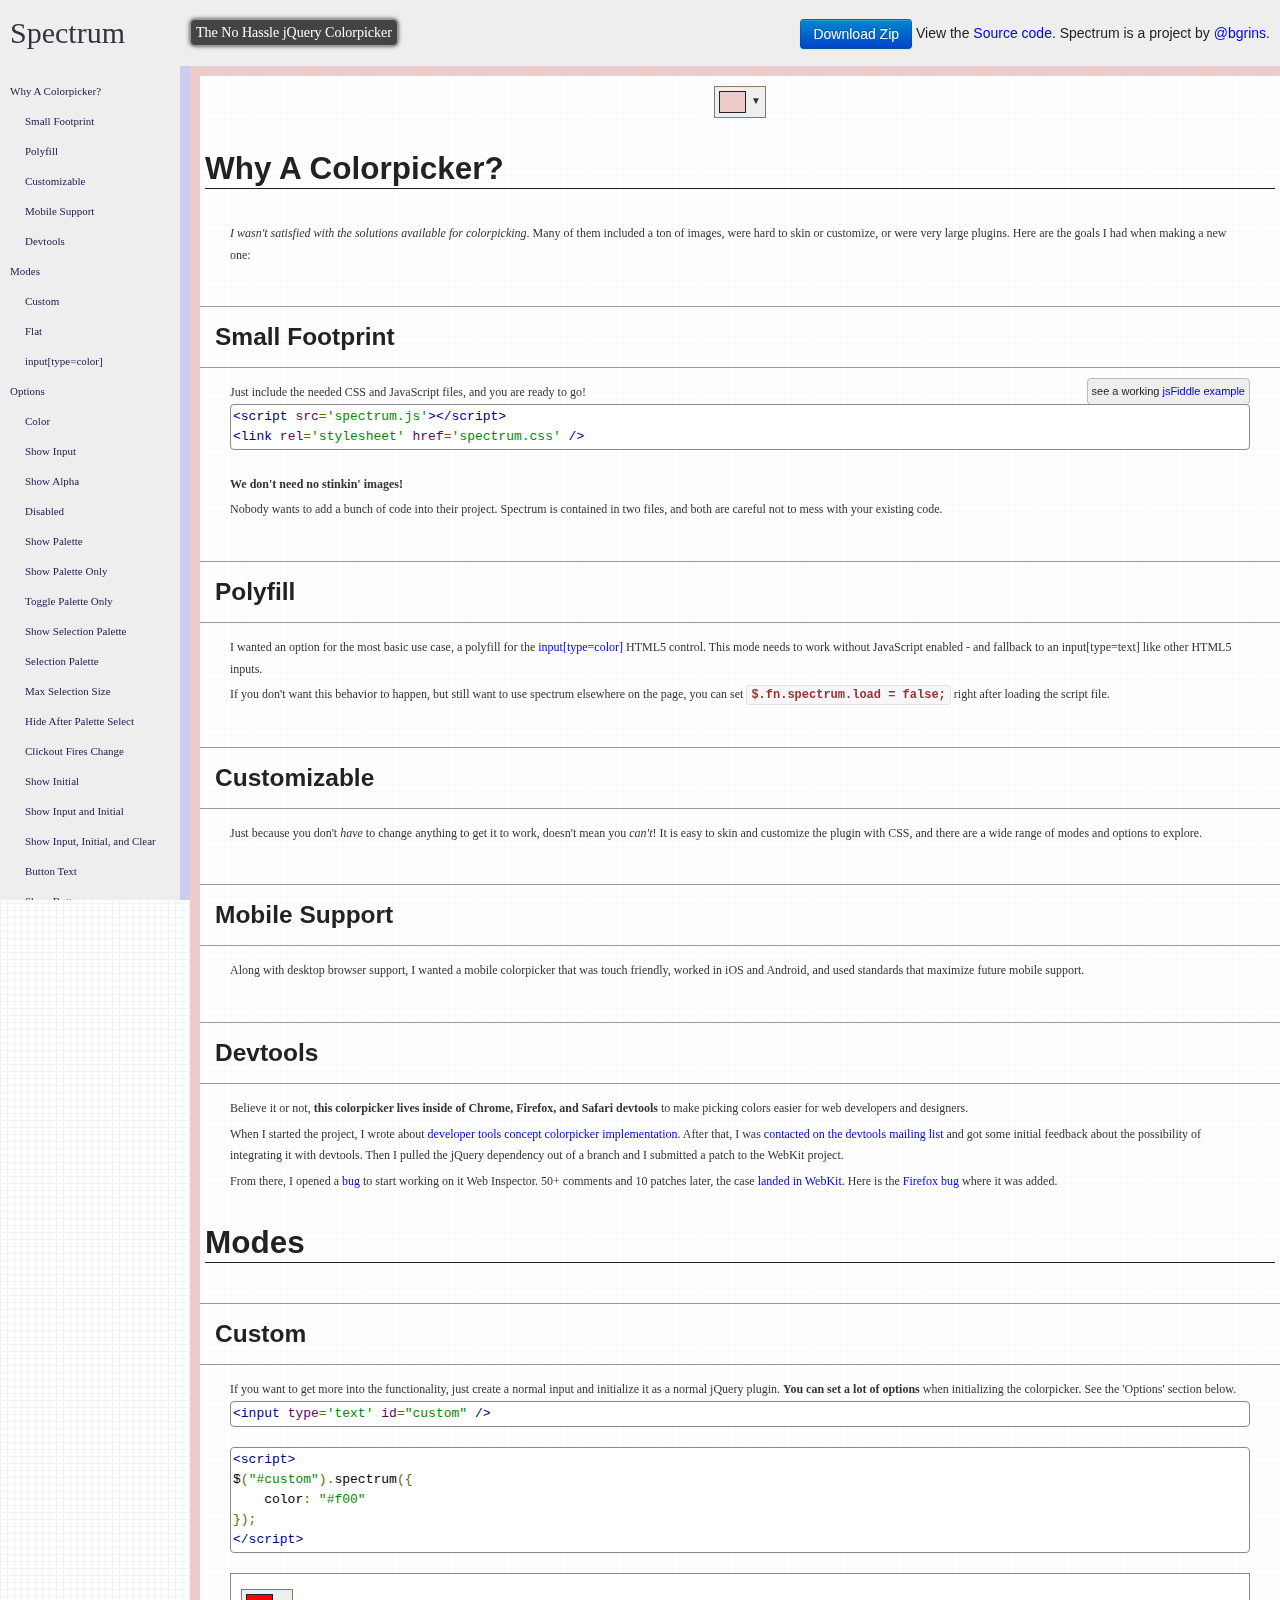
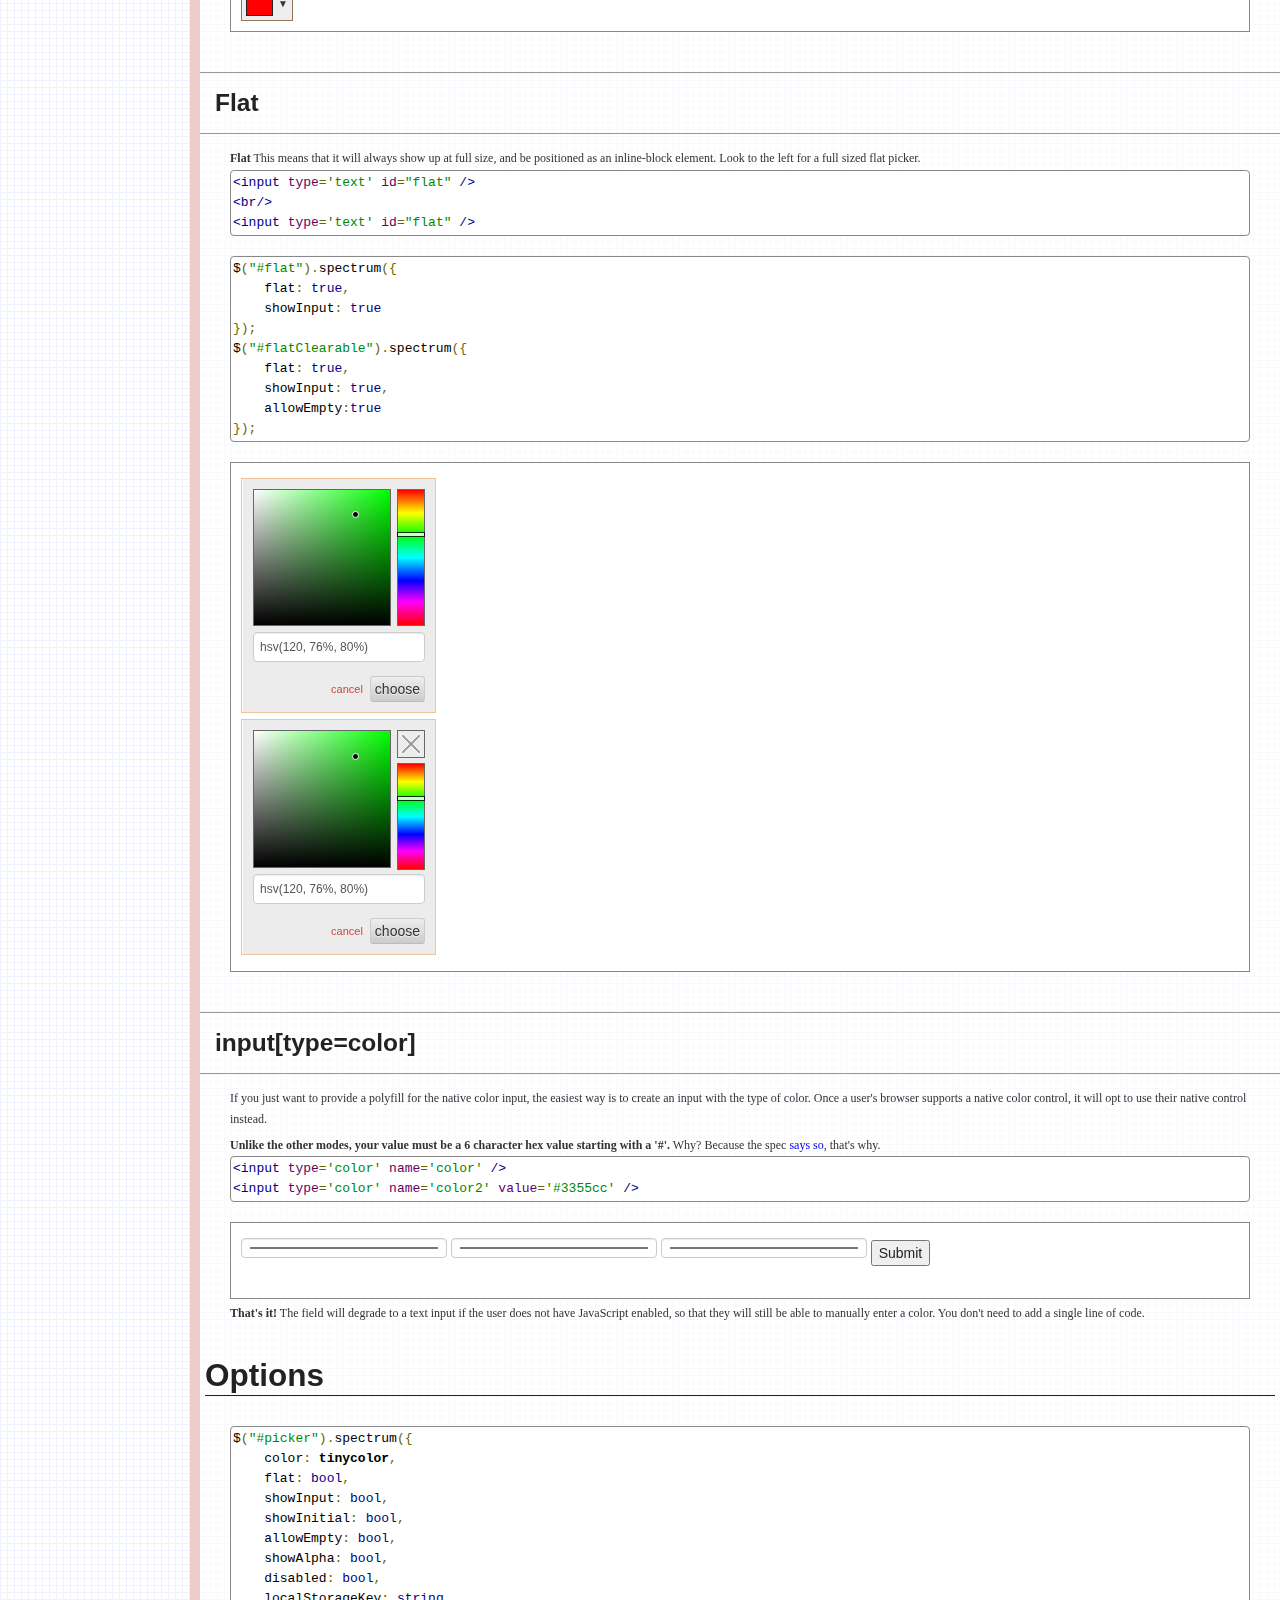
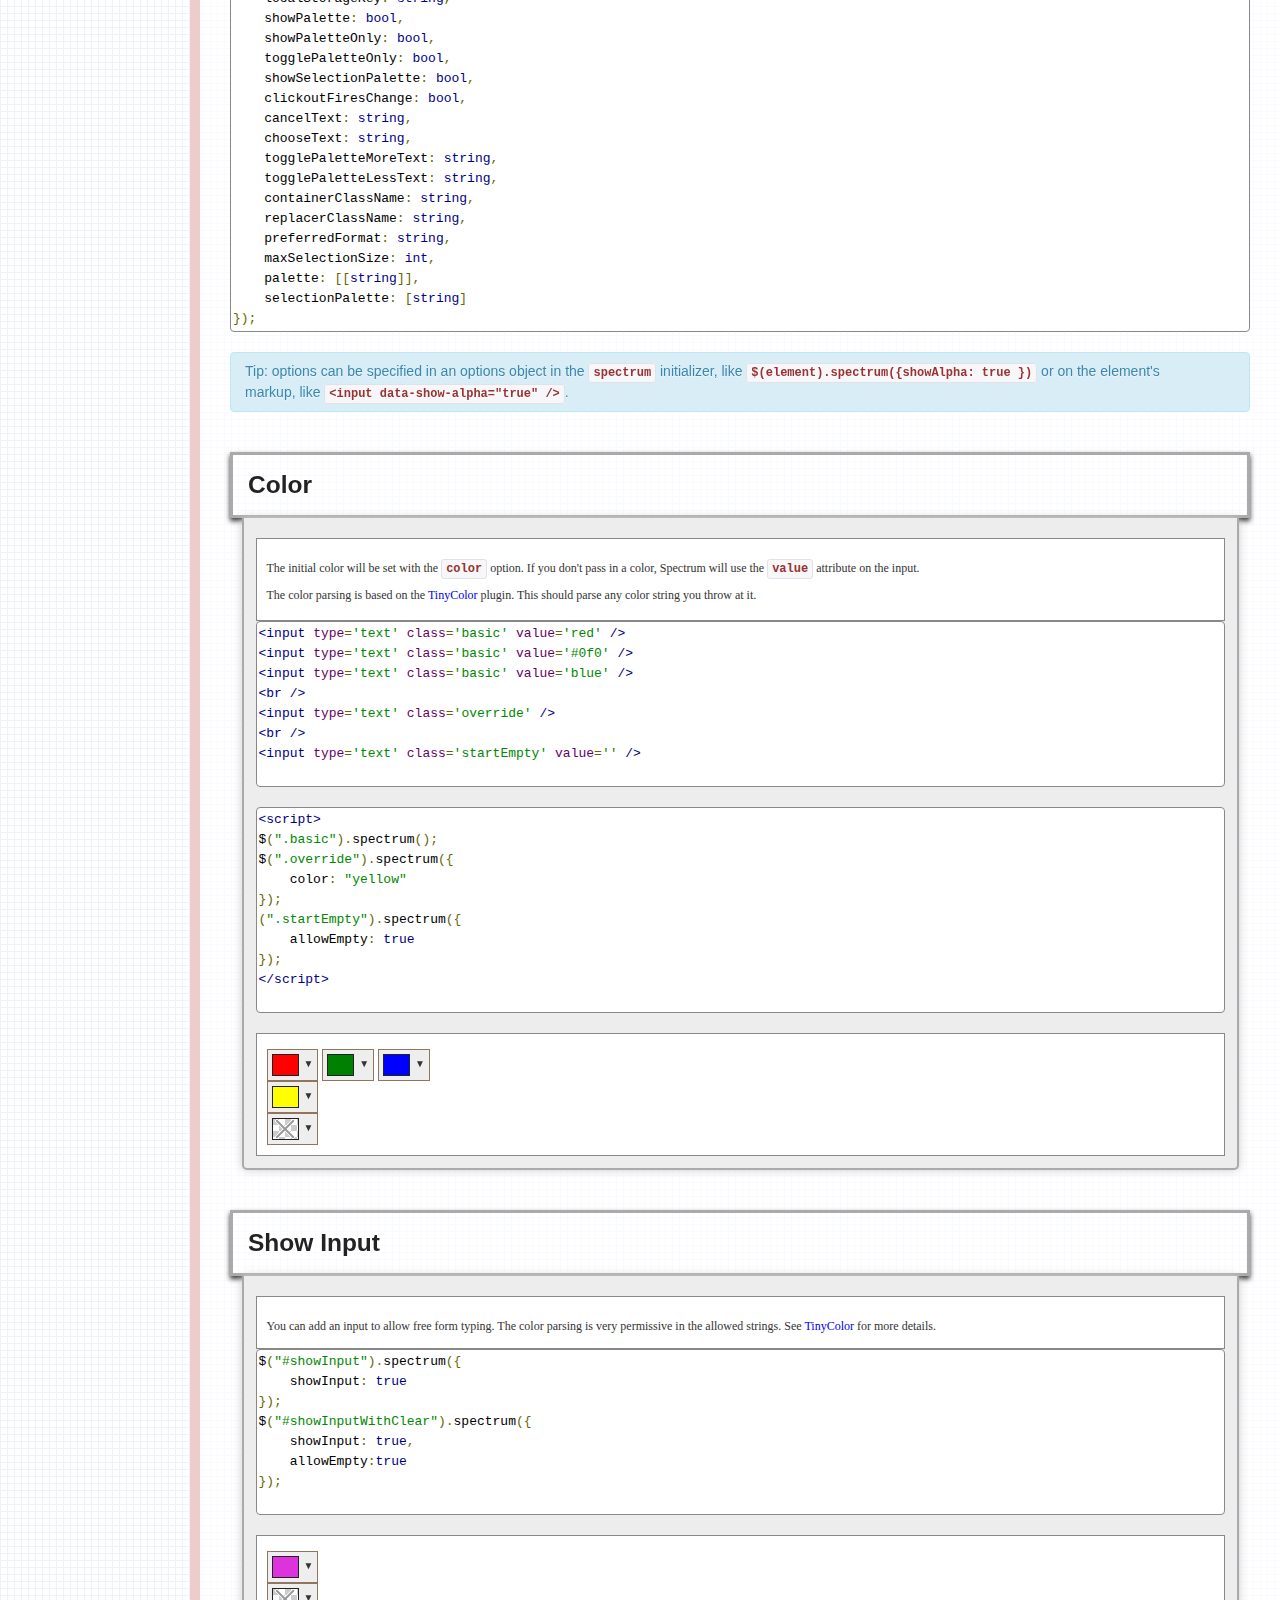
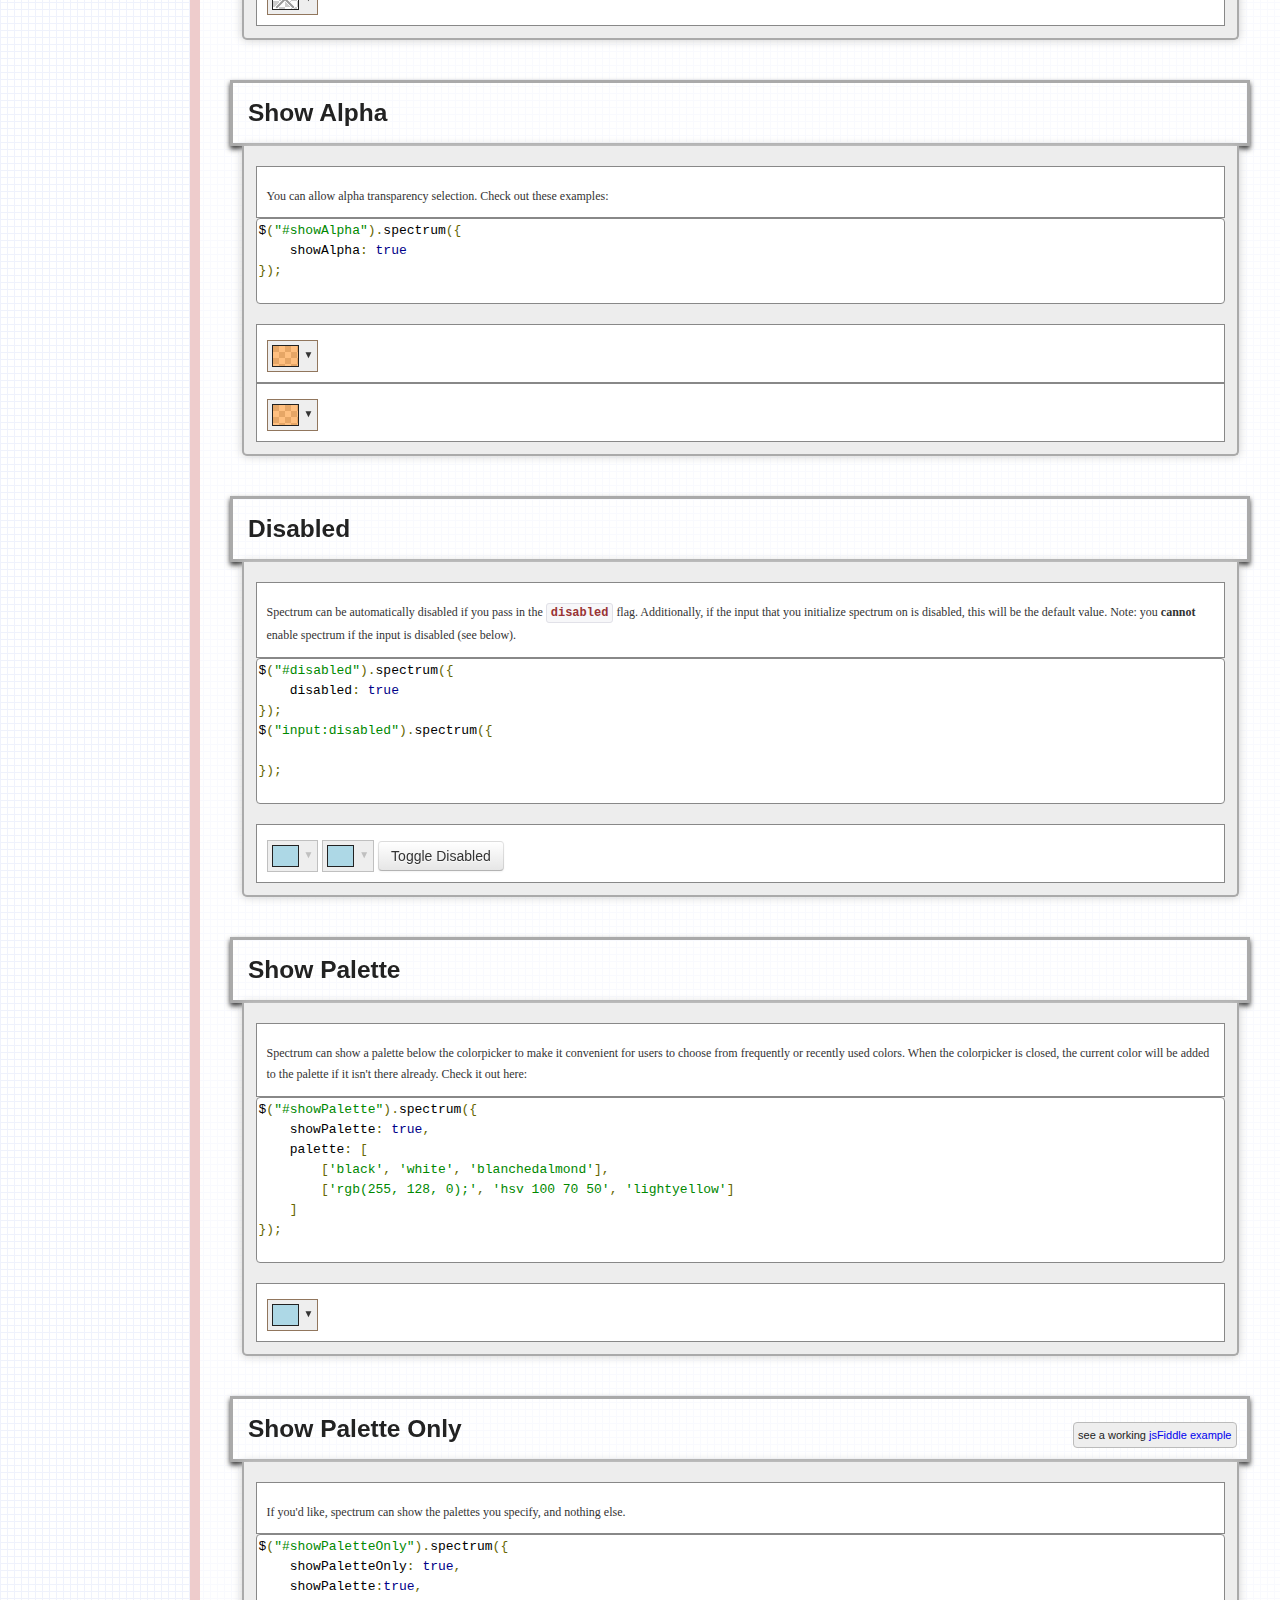
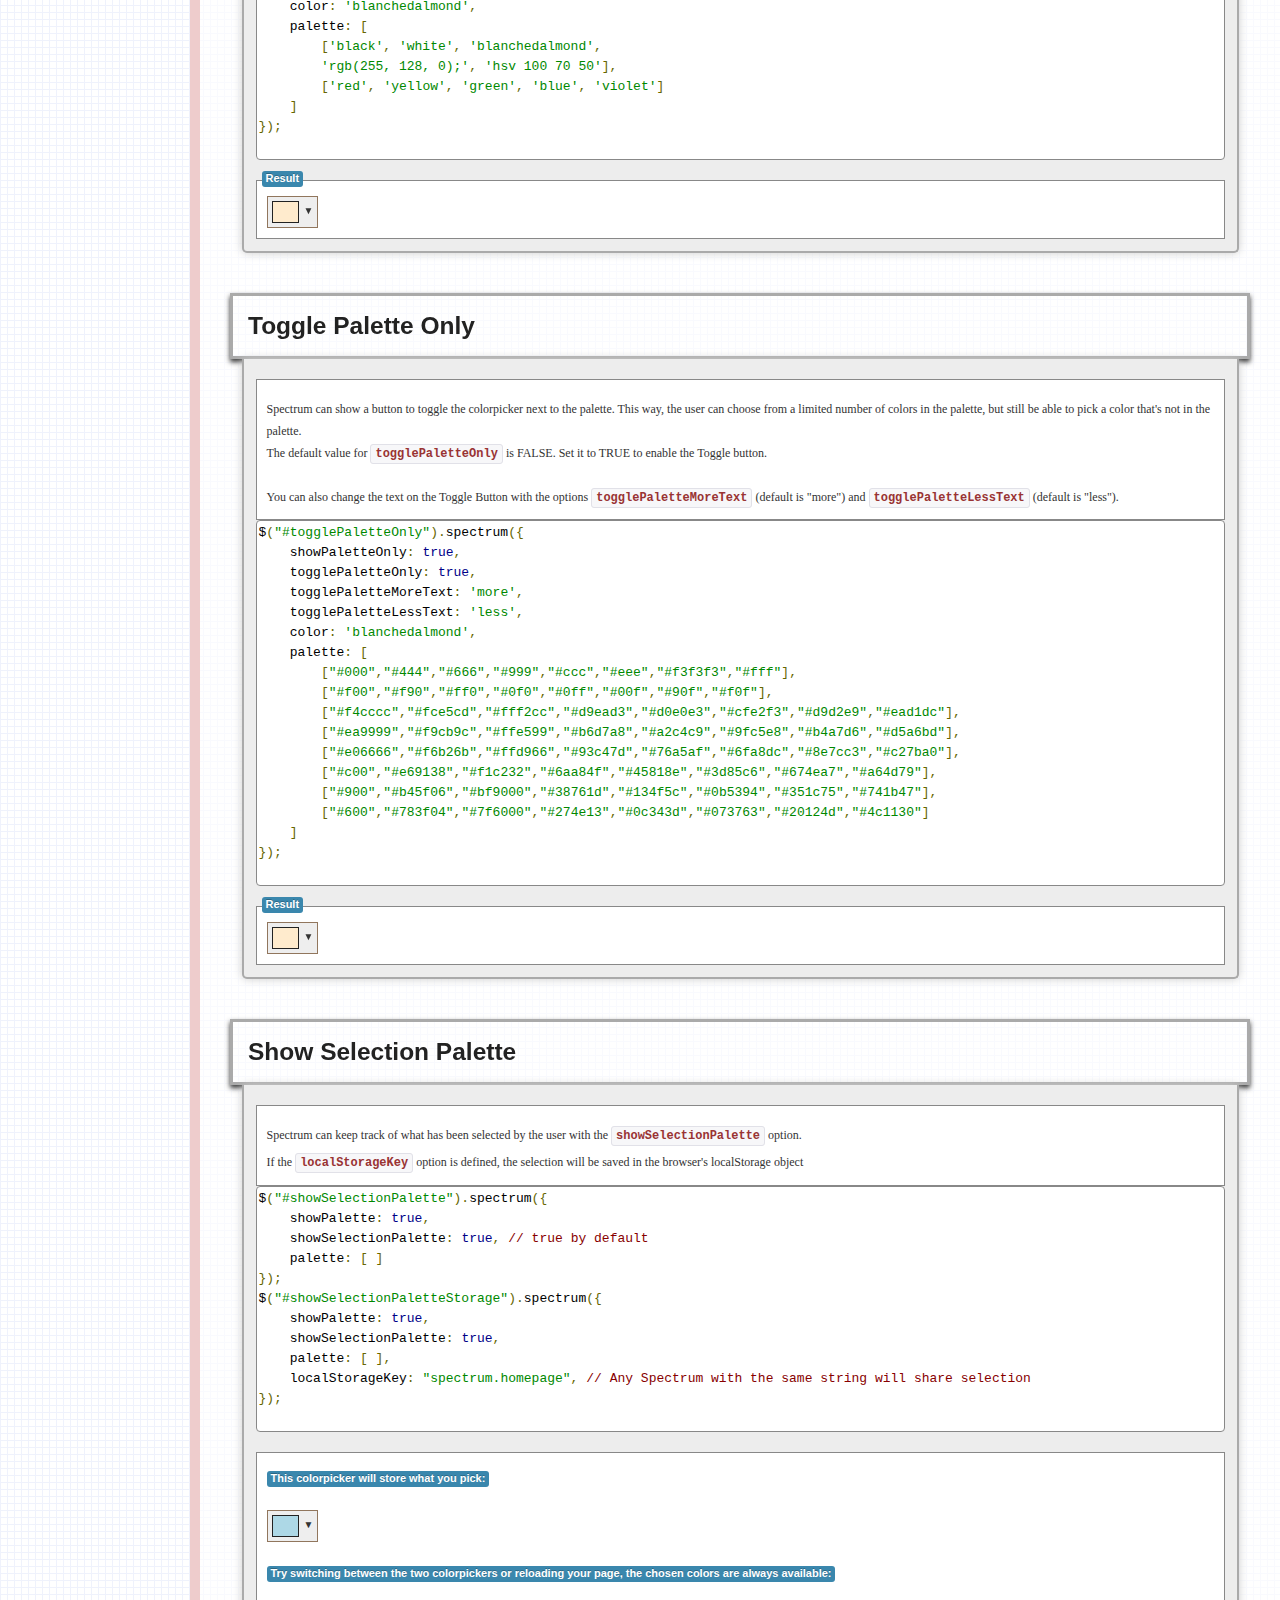
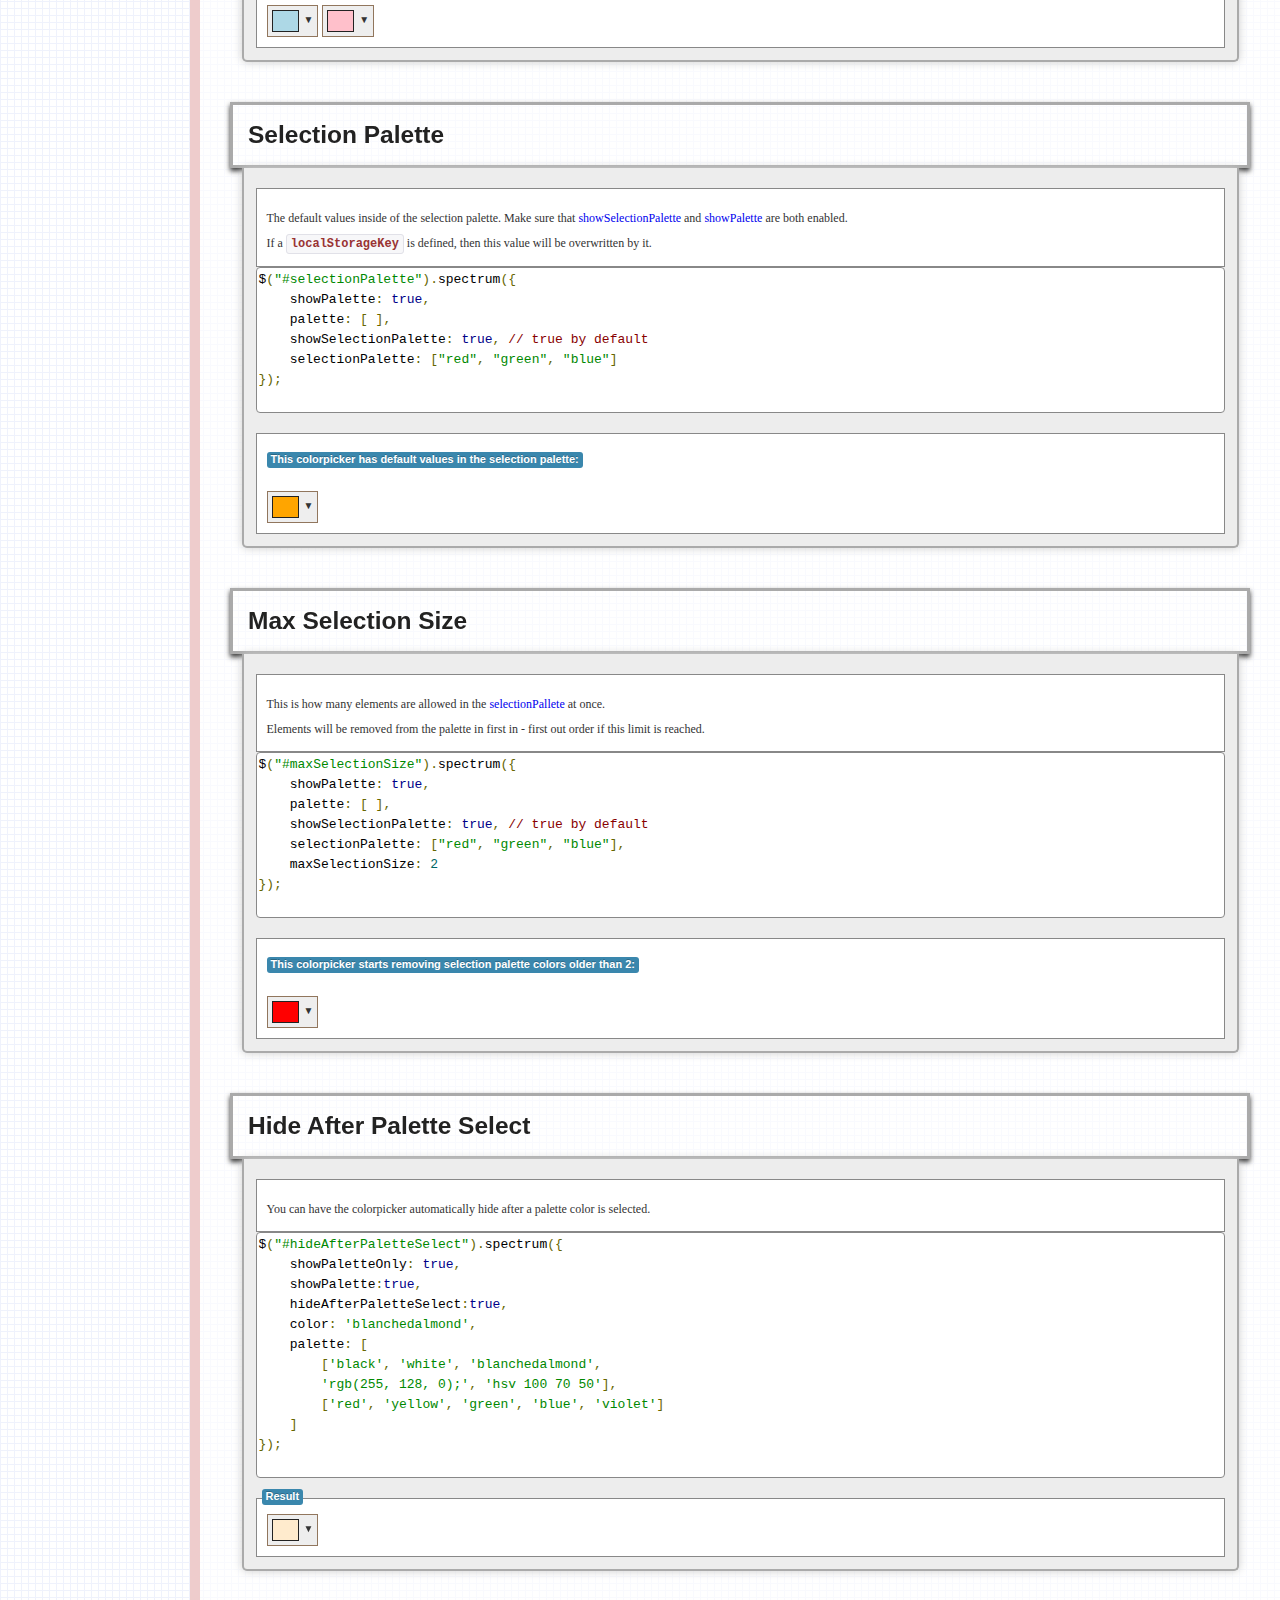
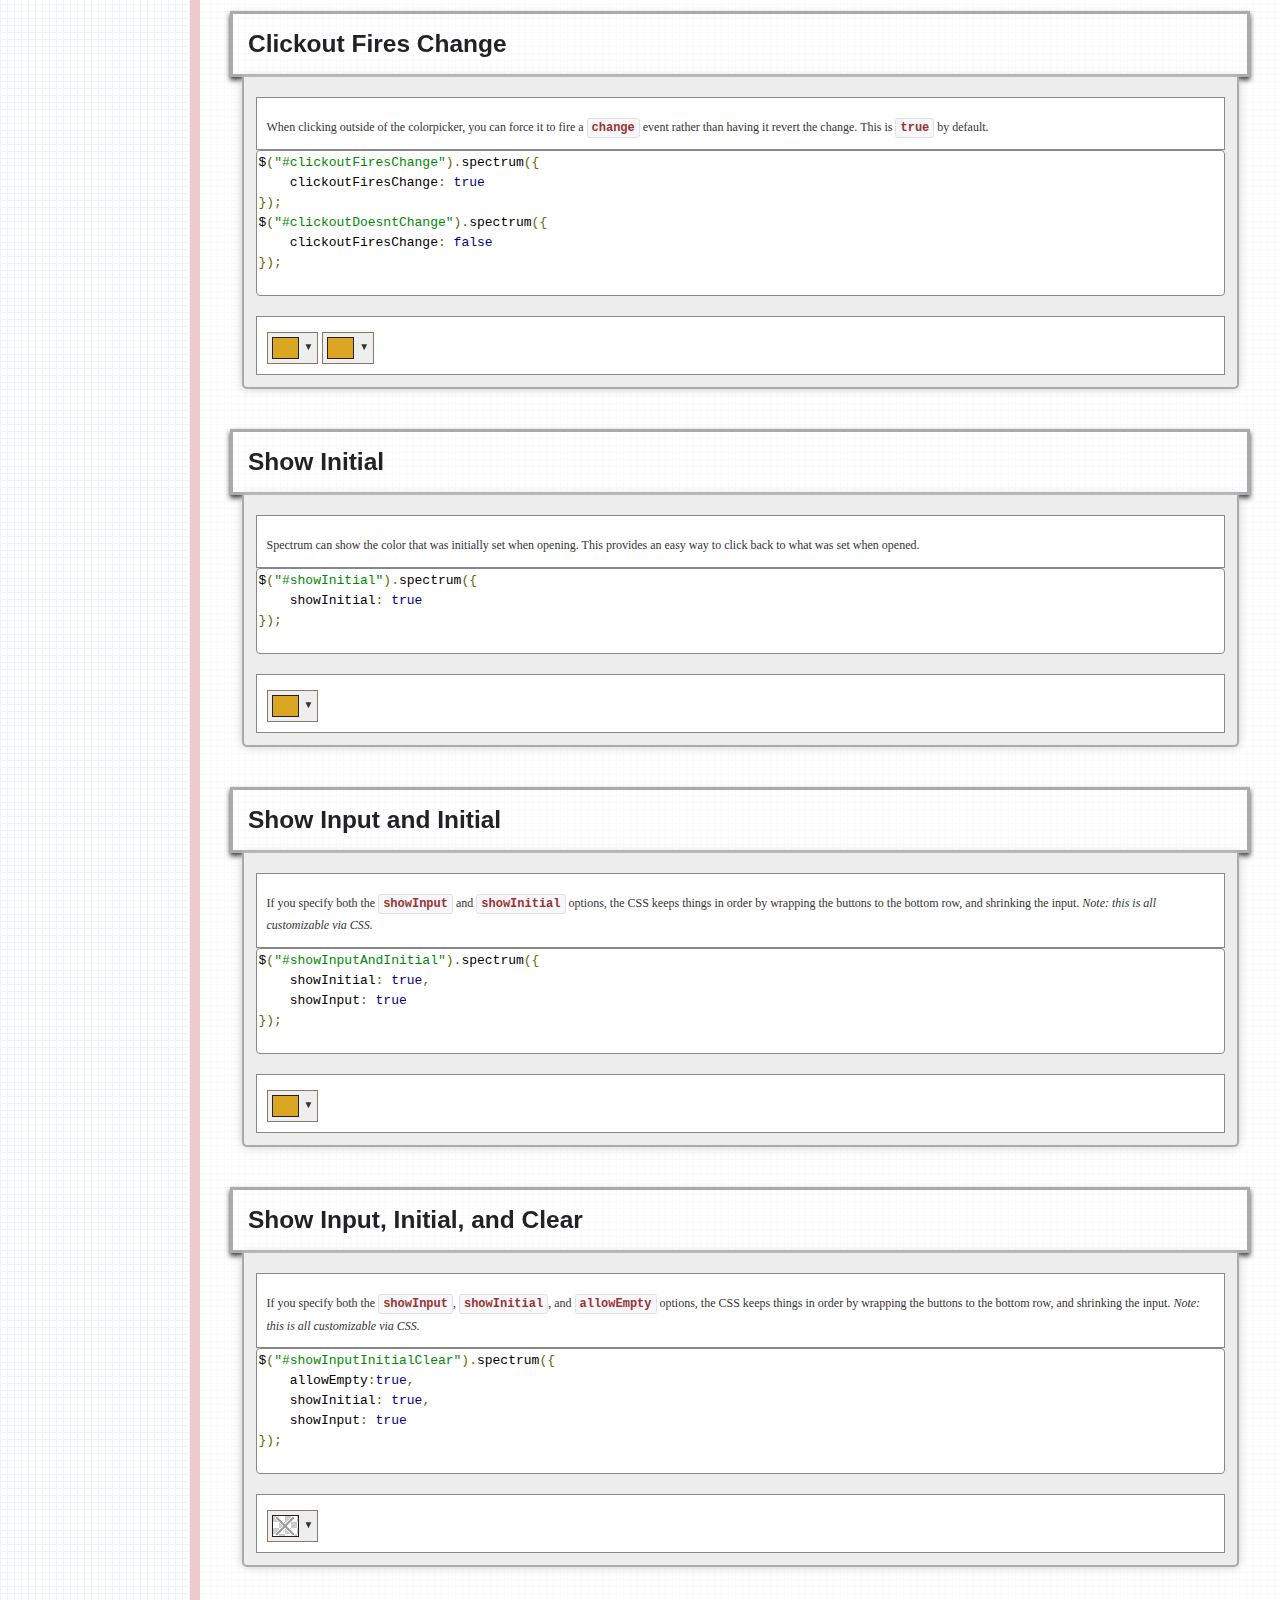
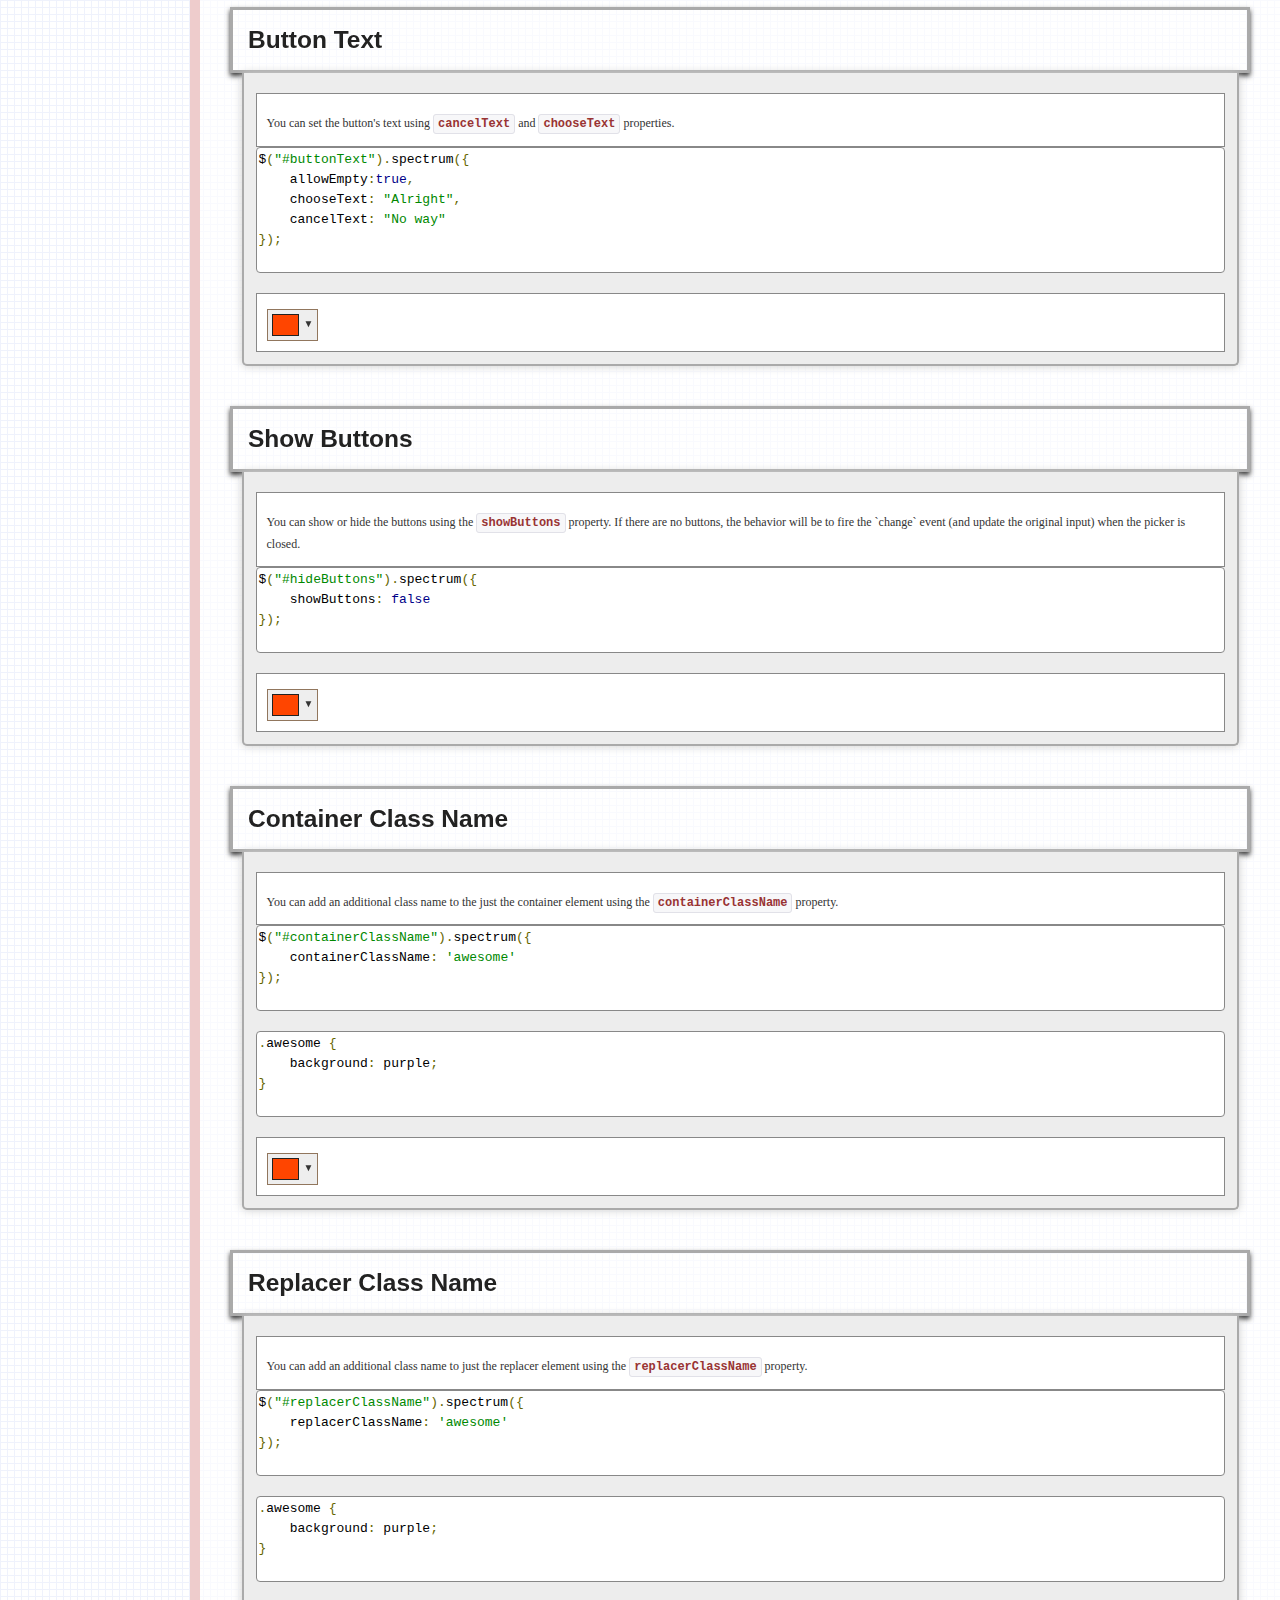
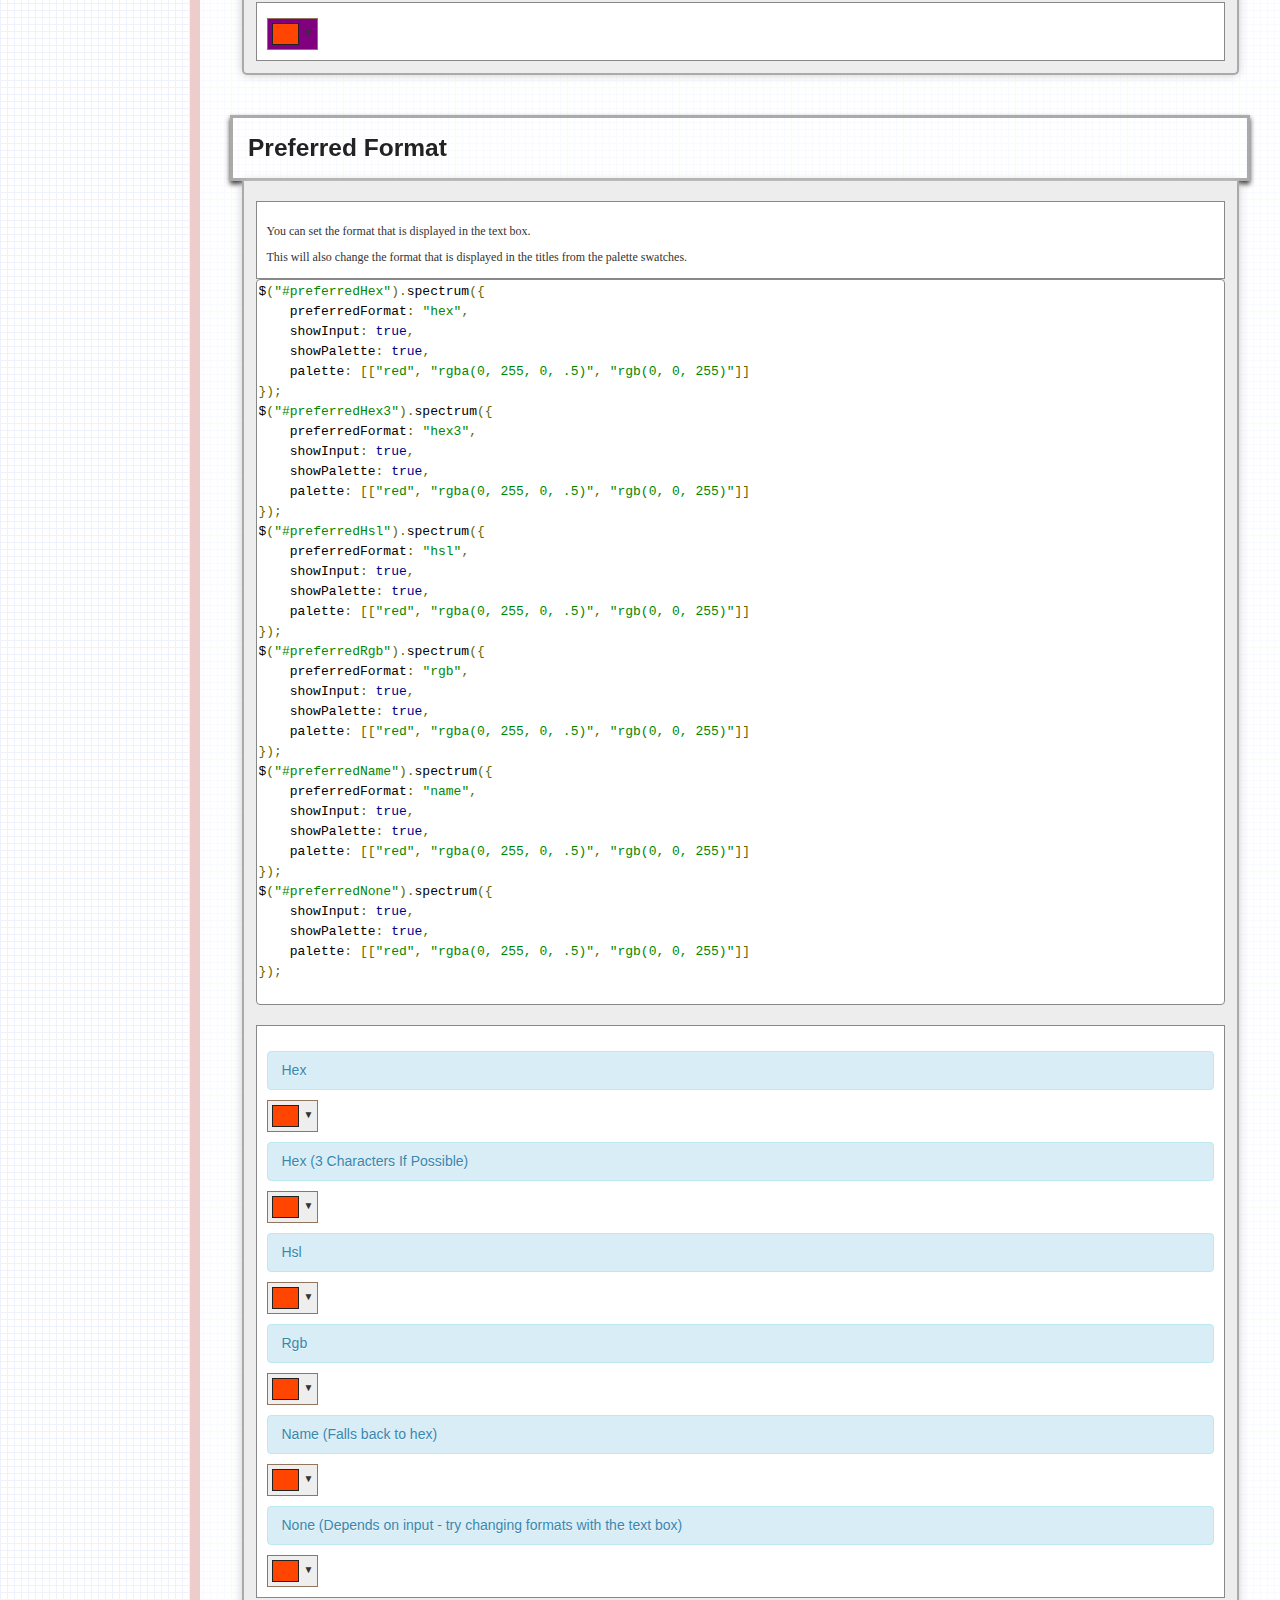
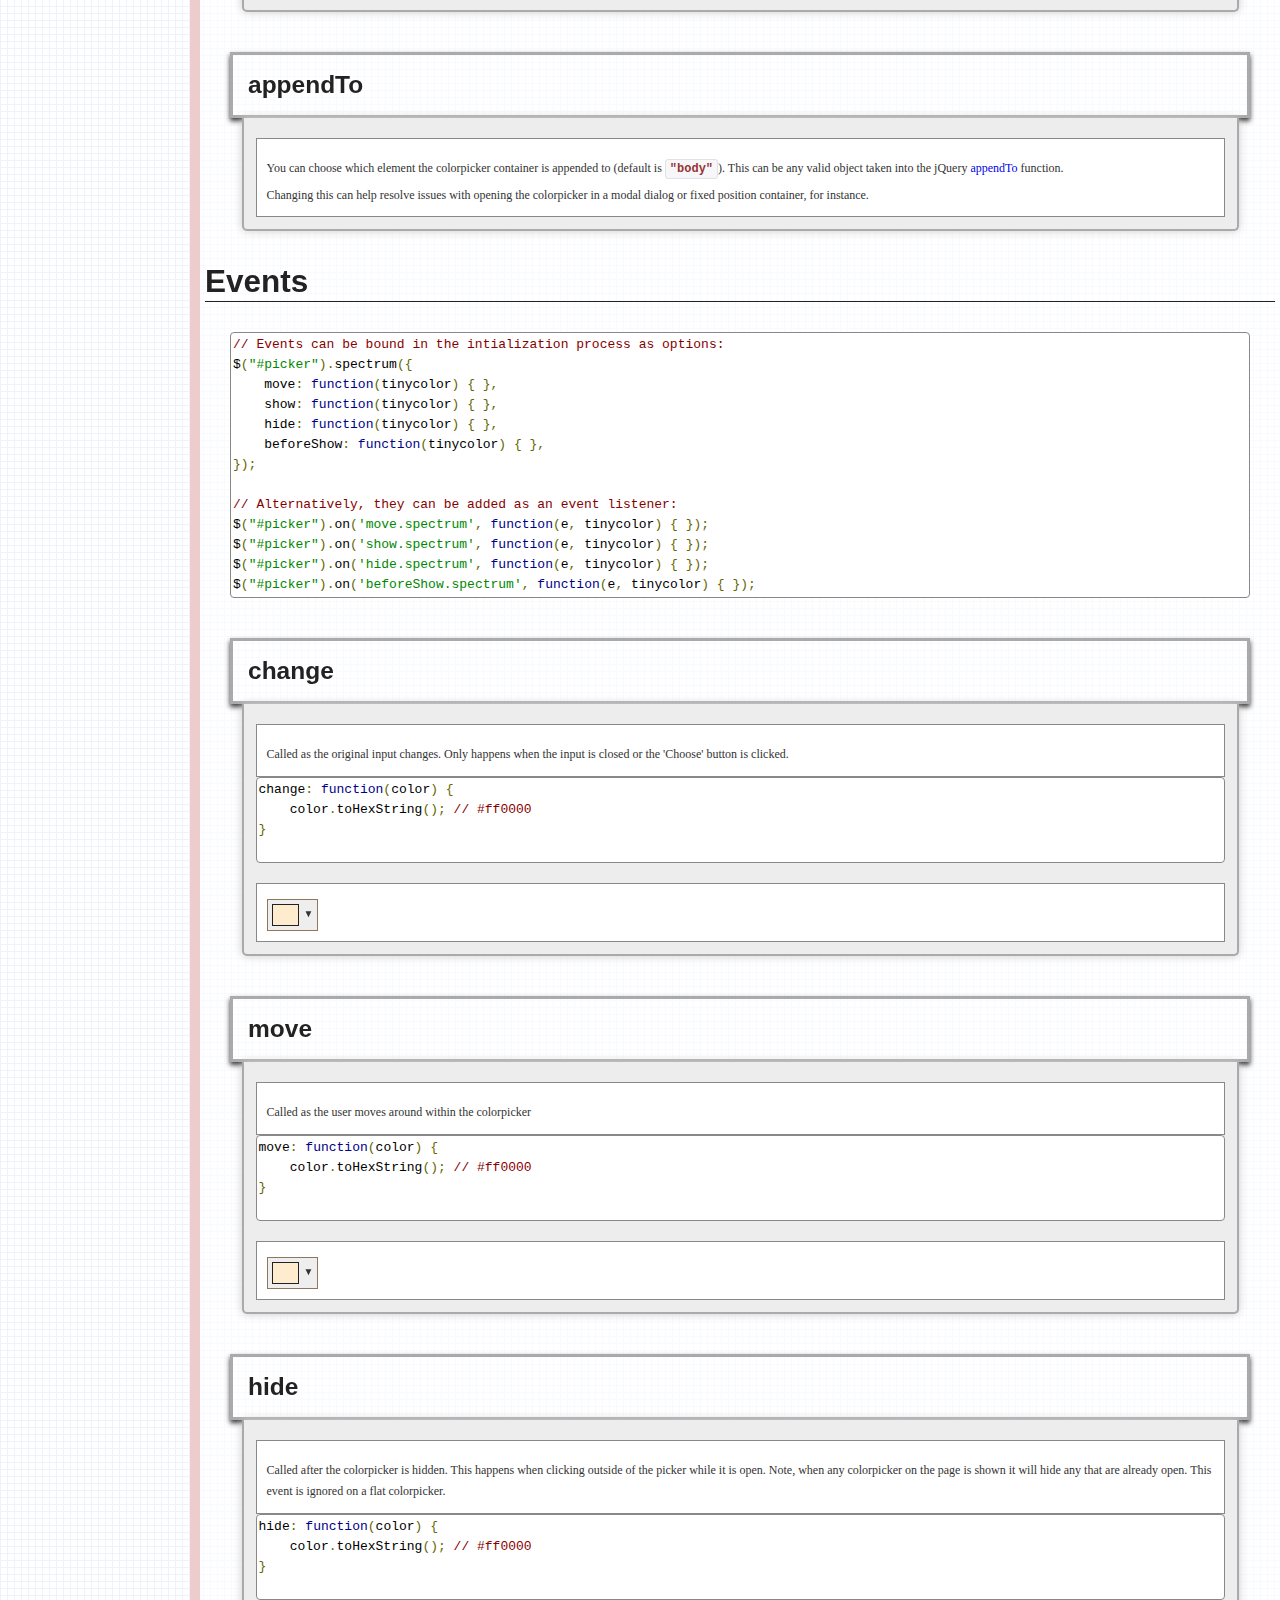
<file: bgrins-spectrum-lib/index.html>
<!doctype html>
<html>
<head>
    <meta http-equiv="content-type" content="text/html; charset=UTF-8">
    <title>Spectrum - The No Hassle jQuery Colorpicker</title>

    <meta name="description" content="Spectrum is a JavaScript colorpicker plugin using the jQuery framework.  It is highly customizable, but can also be used as a simple input type=color polyfill">
    <meta name="author" content="Brian Grinstead and Spectrum contributors">

    <link rel="stylesheet" type="text/css" href="spectrum.css">
    <link rel="stylesheet" type="text/css" href="docs/bootstrap.css">
    <link rel="stylesheet" type="text/css" href="docs/docs.css">
    <script type="text/javascript" src="docs/jquery-1.9.1.js"></script>
    <script type="text/javascript" src="spectrum.js"></script>
    <script type='text/javascript' src='docs/toc.js'></script>
    <script type='text/javascript' src='docs/docs.js'></script>
</head>
<body>
<div id='header'>
    <h1><a href='http://bgrins.github.com/spectrum'>Spectrum</a></h1> <h2><em>The No Hassle jQuery Colorpicker</em></h2>
    <div id='links'>
        <a href='http://github.com/bgrins/spectrum/zipball/1.8.0' class="btn btn-primary">Download Zip</a>
        View the <a href='http://github.com/bgrins/spectrum'>Source code</a>.
        Spectrum is a project by <a href='http://twitter.com/bgrins'>@bgrins</a>.
    </div>
    <br style='clear:both;' />
</div>

<div id='toc'></div>
<div id='toc-slider'></div>

<div id='docs'>
    <div id='docs-content'>

    <div id='switch-current'>
        <input type='text' name='color1' id='pick1' value='#ddddff' />
        <div id='switch-current-hsv' class='switch-current-output'></div>
        <div id='switch-current-rgb' class='switch-current-output'></div>
        <div id='switch-current-hex' class='switch-current-output'></div>
    </div>

    <div style='text-align:center;'>
    <input id="full" />
    </div>

<pre class='prettyprint hide' id='code-heading'>
&lt;input type='color' value='#f594d0' /&gt;
<input type='color' class='basic' value='#f594d0' />
</pre>

        <h2 id="why">Why A Colorpicker?</h2>
        <p><em>I wasn't satisfied with the solutions available for colorpicking</em>.
        Many of them included a ton of images, were hard to skin or customize, or were very large plugins.
        Here are the goals I had when making a new one:
        </p>

        <h3 id="why-footprint" class='point'>Small Footprint</h3>
        <div class='note'>see a working <a href='http://jsfiddle.net/bgrins/ctkY3/'>jsFiddle example</a></div>
        <p>Just include the needed CSS and JavaScript files, and you are ready to go!  </p>
<pre class='prettyprint' id='code-subheading'>
&lt;script src='<a href='http://bgrins.github.com/spectrum/spectrum.js' target="_blank">spectrum.js</a>'&gt;&lt;/script&gt;
&lt;link rel='stylesheet' href='<a href='http://bgrins.github.com/spectrum/spectrum.css' target="_blank">spectrum.css</a>' /&gt;
</pre>
        <p><strong>We don't need no stinkin' images!</strong></p>
        <p>Nobody wants to add a bunch of code into their project.  Spectrum is contained in two files, and both are careful not to mess with your existing code.</p>

        <h3 id="why-polyfill" class='point'>Polyfill</h3>
        <p>I wanted an option for the most basic use case, a polyfill for the <a href='http://dev.w3.org/html5/markup/input.color.html'>input[type=color]</a> HTML5 control.
           This mode needs to work without JavaScript enabled - and fallback to an input[type=text] like other HTML5 inputs.
        </p>
        <p>If you don't want this behavior to happen, but still want to use spectrum elsewhere on the page, you can set <code>$.fn.spectrum.load = false;</code> right after loading the script file.</p>


        <h3 id="why-customizable" class='point'>Customizable</h3>
        <p>Just because you don't <em>have</em> to change anything to get it to work, doesn't mean you <em>can't</em>!
        It is easy to skin and customize the plugin with CSS, and there are a wide range of modes and options to explore.
        </p>

        <h3 id="why-mobile" class='point'>Mobile Support</h3>
        <p>Along with desktop browser support, I wanted a mobile colorpicker that was touch friendly, worked in iOS and Android, and used standards
            that maximize future mobile support.
        </p>

        <h3 id="why-devtools" class='point'>Devtools</h3>

        <p>
            Believe it or not, <strong>this colorpicker lives inside of Chrome, Firefox, and Safari devtools</strong> to make picking colors easier for web developers and designers.
        </p>

        <p>
            When I started the project, I wrote about <a href="http://www.briangrinstead.com/blog/chrome-developer-tools-colorpicker-concept">developer tools concept colorpicker implementation</a>.  After that, I was <a href="http://groups.google.com/group/google-chrome-developer-tools/browse_thread/thread/4dd1e853b8051727/4549a6f0788885d4">contacted on the devtools mailing list</a> and got some initial feedback about the possibility of integrating it with devtools.  Then I pulled the jQuery dependency out of a branch and I submitted a patch to the WebKit project.
        </p>

        <p>
            From there, I opened a <a href="https://bugs.webkit.org/show_bug.cgi?id=71262">bug</a> to start working on it Web Inspector.  50+ comments and 10 patches later, the case <a href="http://www.webkit.org/blog/1804/last-week-in-webkit-calculated-css-values-and-the-translate-attribute/">landed in WebKit</a>. Here is the <a href='https://bugzilla.mozilla.org/show_bug.cgi?id=911702'>Firefox bug</a> where it was added.
        </p>


        <h2 id="modes">Modes</h2>

        <h3 id="modes-custom" class='point'>Custom</h3>
    <p>If you want to get more into the functionality, just create a normal input and initialize it as a normal jQuery plugin.
    <strong>You can set a lot of options</strong> when initializing the colorpicker.
    See the 'Options' section below.
    </p>

<pre class='prettyprint'>
&lt;input type='text' id="custom" /&gt;
</pre>

<pre class='prettyprint'>
&lt;script&gt;
$("#custom").spectrum({
    color: "#f00"
});
&lt;/script&gt;
</pre>

        <div class='example'>
            <input type='text' id='custom' />
        </div>

        <h3 id="modes-flat" class='point'>Flat</h3>
        <p><strong>Flat</strong>
            This means that it will always show up at full size,
            and be positioned as an inline-block element.
            Look to the left for a full sized flat picker.
        </p>

<pre class='prettyprint'>
&lt;input type='text' id="flat" /&gt;
&lt;br/&gt;
&lt;input type='text' id="flat" /&gt;
</pre>
<pre class='prettyprint'>
$("#flat").spectrum({
    flat: true,
    showInput: true
});
$("#flatClearable").spectrum({
    flat: true,
    showInput: true,
    allowEmpty:true
});
</pre>

        <div class='example'>
            <input type='text' id='flat' value="limegreen" />
            <br/>
            <input type='text' id='flatClearable' value="limegreen" />
        </div>

        <h3 id="modes-input" class='point'>input[type=color]</h3>

    <p>
    If you just want to provide a polyfill for the native color input,
    the easiest way is to create an input with the type of color.
    Once a user's browser supports a native color control, it will opt to use their native control instead.
    </p>
    <p><strong>Unlike the other modes, your value must be a 6 character hex value starting with a '#'.</strong>  Why?  Because the spec <a href='http://dev.w3.org/html5/markup/input.color.html#input.color.attrs.value'>says so</a>, that's why.
    </p>

<pre class='prettyprint' id='code-subheading'>
&lt;input type='color' name='color' /&gt;
&lt;input type='color' name='color2' value='#3355cc' /&gt;
</pre>
    <div class='example'>
<form method="get">
    <input type='color' name='color' />
    <input type='color' name='color2' value='#3355cc' />
    <input type='color' name='color3' value='#000000' />
    <input type="submit" />
</form>
    </div>
    <p><strong>That's it!</strong>
    The field will degrade to a text input if the user does not have JavaScript enabled,
    so that they will still be able to manually enter a color.  You don't need to add a single line of code.
    </p>

<!--
<div class="alert">
    Heads up!  Make sure you do not have a <code>maxlength</code> property set on your input.  It has been known to break IE10.
</div>
-->

        <h2 id="options">Options</h2>
<pre class='prettyprint'>
$("#picker").spectrum({
    color: <strong>tinycolor</strong>,
    flat: bool,
    showInput: bool,
    showInitial: bool,
    allowEmpty: bool,
    showAlpha: bool,
    disabled: bool,
    localStorageKey: string,
    showPalette: bool,
    showPaletteOnly: bool,
    togglePaletteOnly: bool,
    showSelectionPalette: bool,
    clickoutFiresChange: bool,
    cancelText: string,
    chooseText: string,
    togglePaletteMoreText: string,
    togglePaletteLessText: string,
    containerClassName: string,
    replacerClassName: string,
    preferredFormat: string,
    maxSelectionSize: int,
    palette: [[string]],
    selectionPalette: [string]
});
</pre>
        <div class="alert alert-info">
            Tip: options can be specified in an options object in the <code>spectrum</code> initializer, like <code>$(element).spectrum({showAlpha: true })</code> or on the element's markup, like <code>&lt;input data-show-alpha="true" /&gt;</code>.
        </div>

        <h3 id="options-color">Color</h3>
        <div class='option-content'>
            <div class='description'>
                <p>
                The initial color will be set with the <code>color</code> option.
                If you don't pass in a color, Spectrum will use the <code>value</code> attribute on the input.
                </p>
                <p>
                The color parsing is based on the <a href='https://github.com/bgrins/TinyColor'>TinyColor</a> plugin.
                This should parse any color string you throw at it.</p>
                </p>
            </div>

            <pre class='prettyprint'>
&lt;input type='text' class='basic' value='red' /&gt;
&lt;input type='text' class='basic' value='#0f0' /&gt;
&lt;input type='text' class='basic' value='blue' /&gt;
&lt;br /&gt;
&lt;input type='text' class='override' /&gt;
&lt;br /&gt;
&lt;input type='text' class='startEmpty' value='' /&gt;
            </pre>

            <pre class='prettyprint'>
&lt;script&gt;
$(".basic").spectrum();
$(".override").spectrum({
    color: "yellow"
});
(".startEmpty").spectrum({
    allowEmpty: true
});
&lt;/script&gt;
            </pre>
            <div class='example'>
                <input type='text' class='basic' value='red' />
                <input type='text' class='basic' value='green' />
                <input type='text' class='basic' value='blue' />
                <br />
                <input type='text' class='override' />
                <br/>
                <input type='text' class='startEmpty' value='' />
            </div>
        </div>

        <h3 id="options-showInput">Show Input</h3>
        <div class='option-content'>
            <div class='description'>
                <p>You can add an input to allow free form typing.  The color parsing is very permissive in the allowed strings.  See <a href='https://github.com/bgrins/TinyColor'>TinyColor</a> for more details.
            </div>
            <pre class='prettyprint'>
$("#showInput").spectrum({
    showInput: true
});
$("#showInputWithClear").spectrum({
    showInput: true,
    allowEmpty:true
});
            </pre>
            <div class='example'>
                <input type='text' name='showInput' id='showInput' />
                 <br/>
                <input type='text' name='showInputWithClear' id='showInputWithClear' value='' />
            </div>
        </div>

        <h3 id="options-showAlpha">Show Alpha</h3>
        <div class='option-content'>
            <div class='description'>
                <p>You can allow alpha transparency selection.  Check out these examples: </p>
            </div>
            <pre class='prettyprint'>
$("#showAlpha").spectrum({
    showAlpha: true
});
            </pre>
            <div class='example'>
                <input type='text' name='showAlpha' id='showAlpha' />
            </div>
            <div class='example'>
                <input type='text' name='showAlphaWithInput' id='showAlphaWithInput' />
            </div>
        </div>

        <h3 id="options-disabled">Disabled</h3>
        <div class='option-content'>
            <div class='description'>
            <p>Spectrum can be automatically disabled if you pass in the <code>disabled</code> flag.  Additionally, if the input that you initialize spectrum on is disabled, this will be the default value.  Note: you <strong>cannot</strong> enable spectrum if the input is disabled (see below).</p>
            </div>
            <pre class='prettyprint'>
$("#disabled").spectrum({
    disabled: true
});
$("input:disabled").spectrum({

});
            </pre>
            <div class='example'>
                    <input type='text' name='disabled' id='disabled' value='lightblue' />
                    <input type='text' disabled value='lightblue' />
                    <button id='toggle-disabled' class='btn'>Toggle Disabled</button>
            </div>
        </div>

        <h3 id="options-showPalette">Show Palette</h3>
        <div class='option-content'>
            <div class='description'>
            <p>Spectrum can show a palette below the colorpicker to make it convenient for users to choose from frequently or recently used colors.  When the colorpicker is closed, the current color will be added to the palette if it isn't there already.  Check it out here: </p>
            </div>
            <pre class='prettyprint'>
$("#showPalette").spectrum({
    showPalette: true,
    palette: [
        ['black', 'white', 'blanchedalmond'],
        ['rgb(255, 128, 0);', 'hsv 100 70 50', 'lightyellow']
    ]
});
            </pre>
            <div class='example'>
                    <input type='text' name='showPalette' id='showPalette' value='lightblue' />
            </div>
        </div>

        <h3 id="options-showPaletteOnly">Show Palette Only</h3>
        <div class='option-content'>
            <div class='note'>see a working <a href='http://jsfiddle.net/bgrins/S45tW/'>jsFiddle example</a></div>
            <div class='description'>
            <p>If you'd like, spectrum can show the palettes you specify, and nothing else.</p>
            </div>

            <pre class='prettyprint'>
$("#showPaletteOnly").spectrum({
    showPaletteOnly: true,
    showPalette:true,
    color: 'blanchedalmond',
    palette: [
        ['black', 'white', 'blanchedalmond',
        'rgb(255, 128, 0);', 'hsv 100 70 50'],
        ['red', 'yellow', 'green', 'blue', 'violet']
    ]
});
            </pre>
            <div class='example'>
            <span class='label label-result'>
            Result
            </span>
                <input type='text' name='showPaletteOnly' id='showPaletteOnly'  />
            </div>
        </div>

        <h3 id="options-togglePaletteOnly">Toggle Palette Only</h3>
        <div class='option-content'>
            <div class='description'>
            <p>Spectrum can show a button to toggle the colorpicker next to the palette. This way, the user can choose from a limited number of colors in the palette, but still be able to pick a color that's not in the palette.<br />
                The default value for <code>togglePaletteOnly</code> is FALSE. Set it to TRUE to enable the Toggle button.<br /><br />
                You can also change the text on the Toggle Button with the options <code>togglePaletteMoreText</code> (default is "more") and <code>togglePaletteLessText</code> (default is "less").</p>
            </div>

            <pre class='prettyprint'>
$("#togglePaletteOnly").spectrum({
    showPaletteOnly: true,
    togglePaletteOnly: true,
    togglePaletteMoreText: 'more',
    togglePaletteLessText: 'less',
    color: 'blanchedalmond',
    palette: [
        ["#000","#444","#666","#999","#ccc","#eee","#f3f3f3","#fff"],
        ["#f00","#f90","#ff0","#0f0","#0ff","#00f","#90f","#f0f"],
        ["#f4cccc","#fce5cd","#fff2cc","#d9ead3","#d0e0e3","#cfe2f3","#d9d2e9","#ead1dc"],
        ["#ea9999","#f9cb9c","#ffe599","#b6d7a8","#a2c4c9","#9fc5e8","#b4a7d6","#d5a6bd"],
        ["#e06666","#f6b26b","#ffd966","#93c47d","#76a5af","#6fa8dc","#8e7cc3","#c27ba0"],
        ["#c00","#e69138","#f1c232","#6aa84f","#45818e","#3d85c6","#674ea7","#a64d79"],
        ["#900","#b45f06","#bf9000","#38761d","#134f5c","#0b5394","#351c75","#741b47"],
        ["#600","#783f04","#7f6000","#274e13","#0c343d","#073763","#20124d","#4c1130"]
    ]
});
            </pre>
            <div class='example'>
            <span class='label label-result'>
            Result
            </span>
                <input type='text' name='togglePaletteOnly' id='togglePaletteOnly'  />
            </div>
        </div>

        <h3 id="options-showSelectionPalette">Show Selection Palette</h3>
        <div class='option-content'>
            <div class='description'>
                <p>Spectrum can keep track of what has been selected by the user with the <code>showSelectionPalette</code> option.</p>
                <p>If the <code>localStorageKey</code> option is defined, the selection will be saved in the browser's localStorage object</p>
            </div>

            <pre class='prettyprint'>
$("#showSelectionPalette").spectrum({
    showPalette: true,
    showSelectionPalette: true, // true by default
    palette: [ ]
});
$("#showSelectionPaletteStorage").spectrum({
    showPalette: true,
    showSelectionPalette: true,
    palette: [ ],
    localStorageKey: "spectrum.homepage", // Any Spectrum with the same string will share selection
});
            </pre>

            <div class='example'>
                    <span class='label label-info'>This colorpicker will store what you pick:</span><br /><br />
                    <input type='text' name='showSelectionPalette' id='showSelectionPalette' value='lightblue' /><br /><br />
                    <span class='label label-info'>Try switching between the two colorpickers or reloading your page, the chosen colors are always available:</span><br /><br />
                    <input type='text' name='showSelectionPaletteStorage' id='showSelectionPaletteStorage' value='lightblue' />
                    <input type='text' name='showSelectionPaletteStorage2' id='showSelectionPaletteStorage2' value='pink' />
            </div>
        </div>

        <h3 id="options-selectionPalette">Selection Palette</h3>
        <div class='option-content'>
            <div class='description'>
                <p>The default values inside of the selection palette.  Make sure that <a href="#options-showSelectionPalette">showSelectionPalette</a> and <a href="#options-showPalette">showPalette</a> are both enabled.</p>
                <p>If a <code>localStorageKey</code> is defined, then this value will be overwritten by it.</p>
            </div>

            <pre class='prettyprint'>
$("#selectionPalette").spectrum({
    showPalette: true,
    palette: [ ],
    showSelectionPalette: true, // true by default
    selectionPalette: ["red", "green", "blue"]
});
            </pre>

            <div class='example'>
                    <span class='label label-info'>This colorpicker has default values in the selection palette:</span><br /><br />
                    <input type='text' name='selectionPalette' id='selectionPalette' value='orange' />
            </div>
        </div>

        <h3 id="options-maxSelectionSize">Max Selection Size</h3>
        <div class='option-content'>
            <div class='description'>
                <p>This is how many elements are allowed in the <a href="#options-selectionPalette">selectionPallete</a> at once.</p>
                <p>Elements will be removed from the palette in first in - first out order if this limit is reached.</p>
            </div>

            <pre class='prettyprint'>
$("#maxSelectionSize").spectrum({
    showPalette: true,
    palette: [ ],
    showSelectionPalette: true, // true by default
    selectionPalette: ["red", "green", "blue"],
    maxSelectionSize: 2
});
            </pre>

            <div class='example'>
                    <span class='label label-info'>This colorpicker starts removing selection palette colors older than 2:</span><br /><br />
                    <input type='text' name='maxSelectionSize' id='maxSelectionSize' value='red' />
            </div>
        </div>

        <h3 id="options-hideAfterPaletteSelect">Hide After Palette Select</h3>
        <div class='option-content'>
            <div class='description'>
            <p>You can have the colorpicker automatically hide after a palette color is selected.</p>
            </div>

            <pre class='prettyprint'>
$("#hideAfterPaletteSelect").spectrum({
    showPaletteOnly: true,
    showPalette:true,
    hideAfterPaletteSelect:true,
    color: 'blanchedalmond',
    palette: [
        ['black', 'white', 'blanchedalmond',
        'rgb(255, 128, 0);', 'hsv 100 70 50'],
        ['red', 'yellow', 'green', 'blue', 'violet']
    ]
});
            </pre>
            <div class='example'>
            <span class='label label-result'>
            Result
            </span>
                <input type='text' name='hideAfterPaletteSelect' id='hideAfterPaletteSelect'  />
            </div>
        </div>

        <h3 id="options-clickoutFiresChange">Clickout Fires Change</h3>
        <div class='option-content'>
            <div class='description'>
                <p>
                When clicking outside of the colorpicker, you can force it to fire a <code>change</code> event rather than having it revert the change.  This is <code>true</code> by default.
                </p>
            </div>

            <pre class='prettyprint'>
$("#clickoutFiresChange").spectrum({
    clickoutFiresChange: true
});
$("#clickoutDoesntChange").spectrum({
    clickoutFiresChange: false
});
            </pre>

            <div class='example'>
                    <input type='text' name='clickoutFiresChange' id='clickoutFiresChange' value='goldenrod' />
                    <input type='text' name='clickoutDoesntFireChange' id='clickoutDoesntFireChange' value='goldenrod' />
            </div>
        </div>

        <h3 id="options-showInitial">Show Initial</h3>
        <div class='option-content'>
            <div class='description'>
                <p>
                Spectrum can show the color that was initially set when opening.
                This provides an easy way to click back to what was set when opened.
                </p>
            </div>

            <pre class='prettyprint'>
$("#showInitial").spectrum({
    showInitial: true
});
            </pre>

            <div class='example'>
                    <input type='text' name='showInitial' id='showInitial' value='goldenrod' />
            </div>
        </div>

        <h3 id="options-showInputAndInitial">Show Input and Initial</h3>
        <div class='option-content'>
            <div class='description'>
                <p>If you specify both the <code>showInput</code> and <code>showInitial</code> options, the CSS keeps things in order by wrapping the buttons to the bottom row, and shrinking the input.   <em>Note: this is all customizable via CSS.</em></p>
            </div>
            <pre class='prettyprint'>
$("#showInputAndInitial").spectrum({
    showInitial: true,
    showInput: true
});
            </pre>

            <div class='example'>
                    <input type='text' name='showInputAndInitial' id='showInputAndInitial' value='goldenrod' />
            </div>
        </div>
         <h3>Show Input, Initial, and Clear</h3>
        <div class='option-content'>
            <div class='description'>
                <p>If you specify both the <code>showInput</code>, <code>showInitial</code>, and <code>allowEmpty</code> options, the CSS keeps things in order by wrapping the buttons to the bottom row, and shrinking the input.   <em>Note: this is all customizable via CSS.</em></p>
            </div>
            <pre class='prettyprint'>
$("#showInputInitialClear").spectrum({
    allowEmpty:true,
    showInitial: true,
    showInput: true
});
            </pre>

            <div class='example'>
                    <input type='text' name='showInputInitialClear' id='showInputInitialClear' value='' />
            </div>
        </div>
        <h3 id="options-buttonText">Button Text</h3>
        <div class='option-content'>
            <div class='description'>
                <p>You can set the button's text using <code>cancelText</code> and <code>chooseText</code> properties.</p>
            </div>

            <pre class='prettyprint'>
$("#buttonText").spectrum({
    allowEmpty:true,
    chooseText: "Alright",
    cancelText: "No way"
});
            </pre>

            <div class='example'>
                    <input type='text' name='buttonText' id='buttonText' value='orangered' />
            </div>
        </div>

        <h3 id="options-showButtons">Show Buttons</h3>
        <div class='option-content'>
            <div class='description'>
                <p>
                You can show or hide the buttons using the <code>showButtons</code> property.
                If there are no buttons, the behavior will be to fire the `change` event (and update the original input) when the picker is closed.
                </p>
            </div>

            <pre class='prettyprint'>
$("#hideButtons").spectrum({
    showButtons: false
});
            </pre>

            <div class='example'>
                    <input type='text' name='hideButtons' id='hideButtons' value='orangered' />
            </div>
        </div>

        <h3 id="options-containerClassName">Container Class Name</h3>
        <div class='option-content'>
            <div class='description'>
                <p>
                You can add an additional class name to the just the container element using the <code>containerClassName</code> property.
                </p>
            </div>

            <pre class='prettyprint'>
$("#containerClassName").spectrum({
    containerClassName: 'awesome'
});
            </pre>
            <pre class='prettyprint'>
.awesome {
    background: purple;
}
            </pre>
            <style type='text/css'>
.awesome {
    background: purple;
}
            </style>

            <div class='example'>
                    <input type='text' name='containerClassName' id='containerClassName' value='orangered' />
            </div>
        </div>

        <h3 id="options-replacerClassName">Replacer Class Name</h3>
        <div class='option-content'>
            <div class='description'>
                <p>
                You can add an additional class name to just the replacer element using the <code>replacerClassName</code> property.
                </p>
            </div>

            <pre class='prettyprint'>
$("#replacerClassName").spectrum({
    replacerClassName: 'awesome'
});
            </pre>
            <pre class='prettyprint'>
.awesome {
    background: purple;
}
            </pre>
            <style type='text/css'>
.awesome {
    background: purple;
}
            </style>

            <div class='example'>
                    <input type='text' name='replacerClassName' id='replacerClassName' value='orangered' />
            </div>
        </div>

        <h3 id="options-preferredFormat">Preferred Format</h3>
        <div class='option-content'>
            <div class='description'>
                <p>You can set the format that is displayed in the text box.</p>
                <p>This will also change the format that is displayed in the titles from the palette swatches.</p>
            </div>

            <pre class='prettyprint'>
$("#preferredHex").spectrum({
    preferredFormat: "hex",
    showInput: true,
    showPalette: true,
    palette: [["red", "rgba(0, 255, 0, .5)", "rgb(0, 0, 255)"]]
});
$("#preferredHex3").spectrum({
    preferredFormat: "hex3",
    showInput: true,
    showPalette: true,
    palette: [["red", "rgba(0, 255, 0, .5)", "rgb(0, 0, 255)"]]
});
$("#preferredHsl").spectrum({
    preferredFormat: "hsl",
    showInput: true,
    showPalette: true,
    palette: [["red", "rgba(0, 255, 0, .5)", "rgb(0, 0, 255)"]]
});
$("#preferredRgb").spectrum({
    preferredFormat: "rgb",
    showInput: true,
    showPalette: true,
    palette: [["red", "rgba(0, 255, 0, .5)", "rgb(0, 0, 255)"]]
});
$("#preferredName").spectrum({
    preferredFormat: "name",
    showInput: true,
    showPalette: true,
    palette: [["red", "rgba(0, 255, 0, .5)", "rgb(0, 0, 255)"]]
});
$("#preferredNone").spectrum({
    showInput: true,
    showPalette: true,
    palette: [["red", "rgba(0, 255, 0, .5)", "rgb(0, 0, 255)"]]
});
            </pre>
            <div class='example'>
                    <div class='alert alert-info'>Hex</div>
                    <input type='text' name='preferredHex' id='preferredHex' value='orangered' />
                    <div class='alert alert-info'>Hex (3 Characters If Possible)</div>
                    <input type='text' name='preferredHex3' id='preferredHex3' value='orangered' />
                    <div class='alert alert-info'>Hsl</div>
                    <input type='text' name='preferredHsl' id='preferredHsl' value='orangered' />
                    <div class='alert alert-info'>Rgb</div>
                    <input type='text' name='preferredRgb' id='preferredRgb' value='orangered' />
                    <div class='alert alert-info'>Name (Falls back to hex)</div>
                    <input type='text' name='preferredName' id='preferredName' value='orangered' />
                    <div class='alert alert-info'>None (Depends on input - try changing formats with the text box)</div>
                    <input type='text' name='preferredNone' id='preferredNone' value='orangered' />
            </div>
        </div>

        <h3 id="options-appendTo">appendTo</h3>
        <div class='option-content'>
            <div class='description'>
                <p>You can choose which element the colorpicker container is appended to (default is <code>"body"</code>). This can be any valid object taken into the jQuery <a href="https://api.jquery.com/appendTo/">appendTo</a> function.</p>
                <p>Changing this can help resolve issues with opening the colorpicker in a modal dialog or fixed position container, for instance.</p>
            </div>

</div>
        <h2 id="events">Events</h2>

<pre class='prettyprint'>
// Events can be bound in the intialization process as options:
$("#picker").spectrum({
    move: function(tinycolor) { },
    show: function(tinycolor) { },
    hide: function(tinycolor) { },
    beforeShow: function(tinycolor) { },
});

// Alternatively, they can be added as an event listener:
$("#picker").on('move.spectrum', function(e, tinycolor) { });
$("#picker").on('show.spectrum', function(e, tinycolor) { });
$("#picker").on('hide.spectrum', function(e, tinycolor) { });
$("#picker").on('beforeShow.spectrum', function(e, tinycolor) { });
</pre>

        <h3 id="events-change">change</h3>
        <div class='option-content'>
            <div class='description'>
                <p>Called as the original input changes.  Only happens when the input is closed or the 'Choose' button is clicked.</p>
            </div>

            <pre class='prettyprint'>
change: function(color) {
    color.toHexString(); // #ff0000
}
            </pre>

            <div class='example'>
                <input type='text' value='blanchedalmond' name='changeOnMoveNo' id='changeOnMoveNo' />
                <em id='changeOnMoveNoLabel' class='em-label'></em>
            </div>
        </div>

        <h3 id="events-move">move</h3>

        <div class='option-content'>
            <div class='description'>
                <p>Called as the user moves around within the colorpicker</p>
            </div>

            <pre class='prettyprint'>
move: function(color) {
    color.toHexString(); // #ff0000
}
            </pre>

            <div class='example'>
                <input type='text' value='blanchedalmond' name='changeOnMove' id='changeOnMove' />
                <em id='changeOnMoveLabel'  class='em-label'></em>
            </div>
        </div>

        <h3 id="events-hide">hide</h3>

        <div class='option-content'>
            <div class='description'>

                <p>
                Called after the colorpicker is hidden.
                This happens when clicking outside of the picker while it is open.
                Note, when any colorpicker on the page is shown it will hide any that are already open.
                This event is ignored on a flat colorpicker.
                </p>
            </div>

            <pre class='prettyprint'>
hide: function(color) {
    color.toHexString(); // #ff0000
}
            </pre>

            <div class='example'>
                <input type='text' value='blanchedalmond' name='eventhide' id='eventhide' />
                <em id='eventhideLabel'  class='em-label'></em>
            </div>
        </div>

        <h3 id="events-show">show</h3>

        <div class='option-content'>
            <div class='description'>
                <p>
                Called after the colorpicker is opened.
                This is ignored on a flat colorpicker.
                Note, when any colorpicker on the page is shown it will hide any that are already open.
                </p>
            </div>

            <pre class='prettyprint'>
show: function(color) {
    color.toHexString(); // #ff0000
}
            </pre>

            <div class='example'>
                <input type='text' value='blanchedalmond' name='eventshow' id='eventshow' />
                <em id='eventshowLabel'  class='em-label'></em>
            </div>
        </div>

        <h3 id="events-beforeShow">beforeShow</h3>

        <div class='option-content'>
            <div class='description'>
                <p>
                You can prevent the colorpicker from showing up if you return false in the beforeShow event.
                This event is ignored on a flat colorpicker.
                </p>
            </div>

            <pre class='prettyprint'>
beforeShow: function(color) {
    return false; // Will never show up
}
            </pre>

            <div class='example'>
                <input type='text' value='blanchedalmond' name='beforeShow' id='beforeShow' />
            </div>
        </div>

        <h3 id="events-dragstart">dragstart</h3>

        <div class='option-content'>
            <div class='description'>
                <p>
                Called at the beginning of a drag event on either
                hue slider, alpha slider, or main color picker areas
                </p>
            </div>

            <pre class='prettyprint'>
$(element).on("dragstart.spectrum"): function(e, color) {
    color.toHexString(); // #ff0000
}
            </pre>

            <div class='example'>
                <input type='text' value='blanchedalmond' name='eventdragstart' id='eventdragstart' />
                <em id='eventdragstartLabel'  class='em-label'></em>
            </div>
        </div>

        <h3 id="events-dragstop">dragstop</h3>

        <div class='option-content'>
            <div class='description'>
                <p>
                Called at the end of a drag event on either
                hue slider, alpha slider, or main color picker areas
                </p>
            </div>

            <pre class='prettyprint'>
$(element).on("dragstop.spectrum"): function(e, color) {
    color.toHexString(); // #ff0000
}
            </pre>

            <div class='example'>
                <input type='text' value='blanchedalmond' name='eventdragstop' id='eventdragstop' />
                <em id='eventdragstopLabel'  class='em-label'></em>
            </div>
        </div>


        <h2 id="methods">Methods</h2>
<pre class='prettyprint'>
$("#picker").spectrum("show");
$("#picker").spectrum("hide");
$("#picker").spectrum("toggle");
$("#picker").spectrum("get");
$("#picker").spectrum("set", colorString);
$("#picker").spectrum("container");
$("#picker").spectrum("reflow");
$("#picker").spectrum("destroy");
$("#picker").spectrum("enable");
$("#picker").spectrum("disable");
$("#picker").spectrum("option", optionName);
$("#picker").spectrum("option", optionName, newOptionValue);
</pre>

        <h3 id="methods-show">show</h3>

        <div class='option-content'>
            <div class='description'>
                <p>
                Shows the colorpicker.
                </p>
            </div>
        </div>

        <h3 id="methods-hide">hide</h3>

        <div class='option-content'>
            <div class='description'>
                <p>
                Hides the colorpicker.
                </p>
            </div>
        </div>

        <h3 id="methods-toggle">toggle</h3>

        <div class='option-content'>
            <div class='description'>
                <p>
                Toggles the colorpicker.
                </p>
                <p class="warning">
                <b>Warning:</b> If you are calling toggle from a click handler, make sure you <code>return false</code> to prevent the colorpicker from immediately hiding after it is toggled.
                </p>
            </div>

            <pre class='prettyprint'>
$("#btn-toggle").click(function() {
    $("#toggle").spectrum("toggle");
    return false;
});
            </pre>

            <div class='example'>
                <input type='text' value='blanchedalmond' name='toggle' id='toggle' />
                <button id='btn-toggle'>Toggle</button>
            </div>
        </div>

        <h3 id="methods-get">get</h3>

        <div class='option-content'>
            <div class='description'>
                <p>
                Gets the current value from the colorpicker.
                </p>
            </div>
        </div>

        <h3 id="methods-set">set</h3>

        <div class='option-content'>
            <div class='description'>
                <p>
                Setting the colorpicker programmatically will update the original input.
                </p>
                <p>
                Note: this will <strong>not</strong> fire the <code>change</code> event,
                to prevent infinite loops from calling <code>set</code> from within <code>change</code>.
                </p>
            </div>

            <pre class='prettyprint'>
&lt;input type='text' value='blanchedalmond' name='triggerSet' id='triggerSet' /&gt;
&lt;input type='text' placeholder='Enter A Color' id='enterAColor' /&gt;
&lt;button id='btnEnterAColor'&gt;Trigger Set&lt;/button&gt;

&lt;script&gt;
$("#triggerSet").spectrum();

// Show the original input to demonstrate the value changing when calling `set`
$("#triggerSet").show();

$("#btnEnterAColor").click(function() {
    $("#triggerSet").spectrum("set", $("#enterAColor").val());
});
&lt;/script&gt;
            </pre>

            <div class='example'>
                <input type='text' value='blanchedalmond' name='triggerSet' id='triggerSet' /><br /><br />
                <input type='text' placeholder='Enter A Color' id='enterAColor' /><button id='btnEnterAColor'>Trigger Set</button>
            </div>
        </div>

        <h3 id="methods-container">container</h3>

        <div class='option-content'>
            <div class='description'>
                <p>
                Retrieves the container element of the colorpicker, in case you want to manaully position it or do other things.
                </p>
            </div>
        </div>

        <h3 id="methods-reflow">reflow</h3>

        <div class='option-content'>
            <div class='description'>
                <p>
                Resets the positioning of the container element.  This could be used was hidden when initialized, or if the colorpicker is inside of a moving area.
                </p>
            </div>
        </div>

        <h3 id="methods-destroy">destroy</h3>

        <div class='option-content'>
            <div class='description'>
                <p>
                Removes the colorpicker functionality and restores the element to its original state.
                </p>
            </div>
        </div>

        <h3 id="methods-enable">enable</h3>

        <div class='option-content'>
            <div class='description'>
                <p>
                Allows selection of the colorpicker component.  If it is already enabled, this method does nothing.
                </p>
                <p>
                Additionally, this will cause the original (now hidden) input to be set as disabled.
                </p>
            </div>
        </div>

        <h3 id="methods-disable">disable</h3>

        <div class='option-content'>
            <div class='description'>
                <p>
                Disables selection of the colorpicker component.  Adds the <code>sp-disabled</code> class onto the replacer element.  If it is already disabled, this method does nothing.
                </p>
                <p>
                Additionally, this will remove the <code>disabled</code> property on the original (now hidden).
                </p>
            </div>
        </div>

        <h3 id="methods-option">option</h3>

        <div class='option-content'>
            <div class='description'>
                <p>
                Calling <code>option</code> with an option name will return the current value of that option.  So, for example:
                </p>
                <pre class='prettyprint'>
$("input").spectrum({
    showInput: true
});

$("input").spectrum("option", "showInput"); // true
                </pre>
                <p>
                Calling <code>option</code> with an option name and an option value will set the option to the new value.
                </p>
                <pre class='prettyprint'>
$("input").spectrum({
    showInput: true
});

$("input").spectrum("option", "showInput", false);
$("input").spectrum("option", "showInput"); // false
                </pre>
            </div>
        </div>


        <h2 id="skinning">Skinning</h2>

        <p>Since it is all built with HTML/CSS, you can skin it easily.  There are two parts to the <a href='https://github.com/bgrins/spectrum/blob/master/spectrum.css'>spectrum.css</a> file, the core rules (at the top of the file), and the themable rules (at the bottom).  Feel free to tweak these rules to make it look how you want.</p>

        <h3 id="skinning-nonInput" class='point'>Non-input elements</h3>
        <p>
            You can use any element you would like to trigger the colorpicker: <a href='#' id='openWithLink'>Click me to open a colorpicker</a>, though it is strongly recommended to stick with <code>&lt;input&gt;</code> tags.
        </p>

        <h2 id="details">Nitty Gritty</h2>

        <h3 id="details-browserSupport" class='point'>Browser Support</h3>
        <p>I wanted this to work in the latest and greatest browsers, but also target backwords compatibility and <strong>mobile support</strong>.
        Here are the currently supported browers:
        <ul>
            <li>IE <small>6+</small></li>
            <li>Chrome <small>4+</small></li>
            <li>Firefox <small>3.6+</small></li>
            <li>Safari <small>4+</small></li>
            <li>Opera <small>11.1+</small></li>
            <li>iOS</li>
        </ul>

        <h3 id="details-ieImplementation" class='point'>IE Implementation</h3>
        <p>
        IE Support is provided using
        <a href='http://msdn.microsoft.com/en-us/library/ms532997(v=vs.85).aspx'>proprietary filters</a>.
        Other browsers use CSS gradients.
        </p>


        <h3 id="details-acceptedColorInputs" class='point'>Accepted Color Inputs</h3>
        <p>Spectrum will use the color passed in to initialize.  If there is no color passed in,
        it will try to parse a color based on the <code>value</code> of the input.  The color parsing is based on the <a href='https://github.com/bgrins/TinyColor'>TinyColor</a> plugin, and accepts many forms of input:</p>
<pre class='prettyprint'>
red
#fff
fff
#ffffff
ffffff
rgb(255, 0, 0)
rgb 255 0 0
hsl(0, 100, 50)
hsl(0, 100%, 50%)
hsl 0 100 50
hsl 0 100% 50%
hsv(0, 100%, 100%)
hsv(0, 100, 100)
hsv 0 100% 100%
hsv 0 100 100
</pre>
        <p>It also provides the following forms of output:</p>
<pre class='prettyprint'>
var t = $("#element").spectrum("get");
t.toHex()       // "ff0000"
t.toHexString() // "#ff0000"
t.toRgb()       // {"r":255,"g":0,"b":0}
t.toRgbString() // "rgb(255, 0, 0)"
t.toHsv()       // {"h":0,"s":1,"v":1}
t.toHsvString() // "hsv(0, 100%, 100%)"
t.toHsl()       // {"h":0,"s":1,"l":0.5}
t.toHslString() // "hsl(0, 100%, 50%)"
t.toName()      // "red"
</pre>


    <div class='footer'>
        <h2>Share</h2>
        <p>
        If you've made it this far, please share one of these links to help others find this project!
        <br />
        <a href='http://bgrins.github.com/spectrum'>JavaScript Colorpicker</a> |
        <a href='http://bgrins.github.com/spectrum'>jQuery Colorpicker</a> |
        <a href='http://bgrins.github.com/spectrum'>Mobile Colorpicker</a> |
        <a href='http://bgrins.github.com/spectrum'>Spectrum colorpicker</a>
        </p>
        <p>
        Thanks to all the <a href='https://github.com/bgrins/spectrum/graphs/contributors'>spectrum contributors</a> for committing code, documentation, and <a href='https://github.com/bgrins/spectrum/tree/master/i18n'>translations</a>.
        </p>
        <p>
        If you want to let me (<a href='http://twitter.com/bgrins'>@bgrins</a>) know you are using it, send me a link where it can be seen or add it to the <a href='https://github.com/bgrins/spectrum/wiki/Sites-Using-Spectrum'>list of projects using Spectrum</a>!
        </p>
    </div>

    </div>

</div>

<script type="text/javascript" src="docs/prettify.js"></script>
<script type="text/javascript">

  var _gaq = _gaq || [];
  _gaq.push(['_setAccount', 'UA-8259845-4']);
  _gaq.push(['_trackPageview']);

  (function() {
    var ga = document.createElement('script'); ga.type = 'text/javascript'; ga.async = true;
    ga.src = ('https:' == document.location.protocol ? 'https://ssl' : 'http://www') + '.google-analytics.com/ga.js';
    var s = document.getElementsByTagName('script')[0]; s.parentNode.insertBefore(ga, s);
  })();

</script>
</body>
</html>
</file>
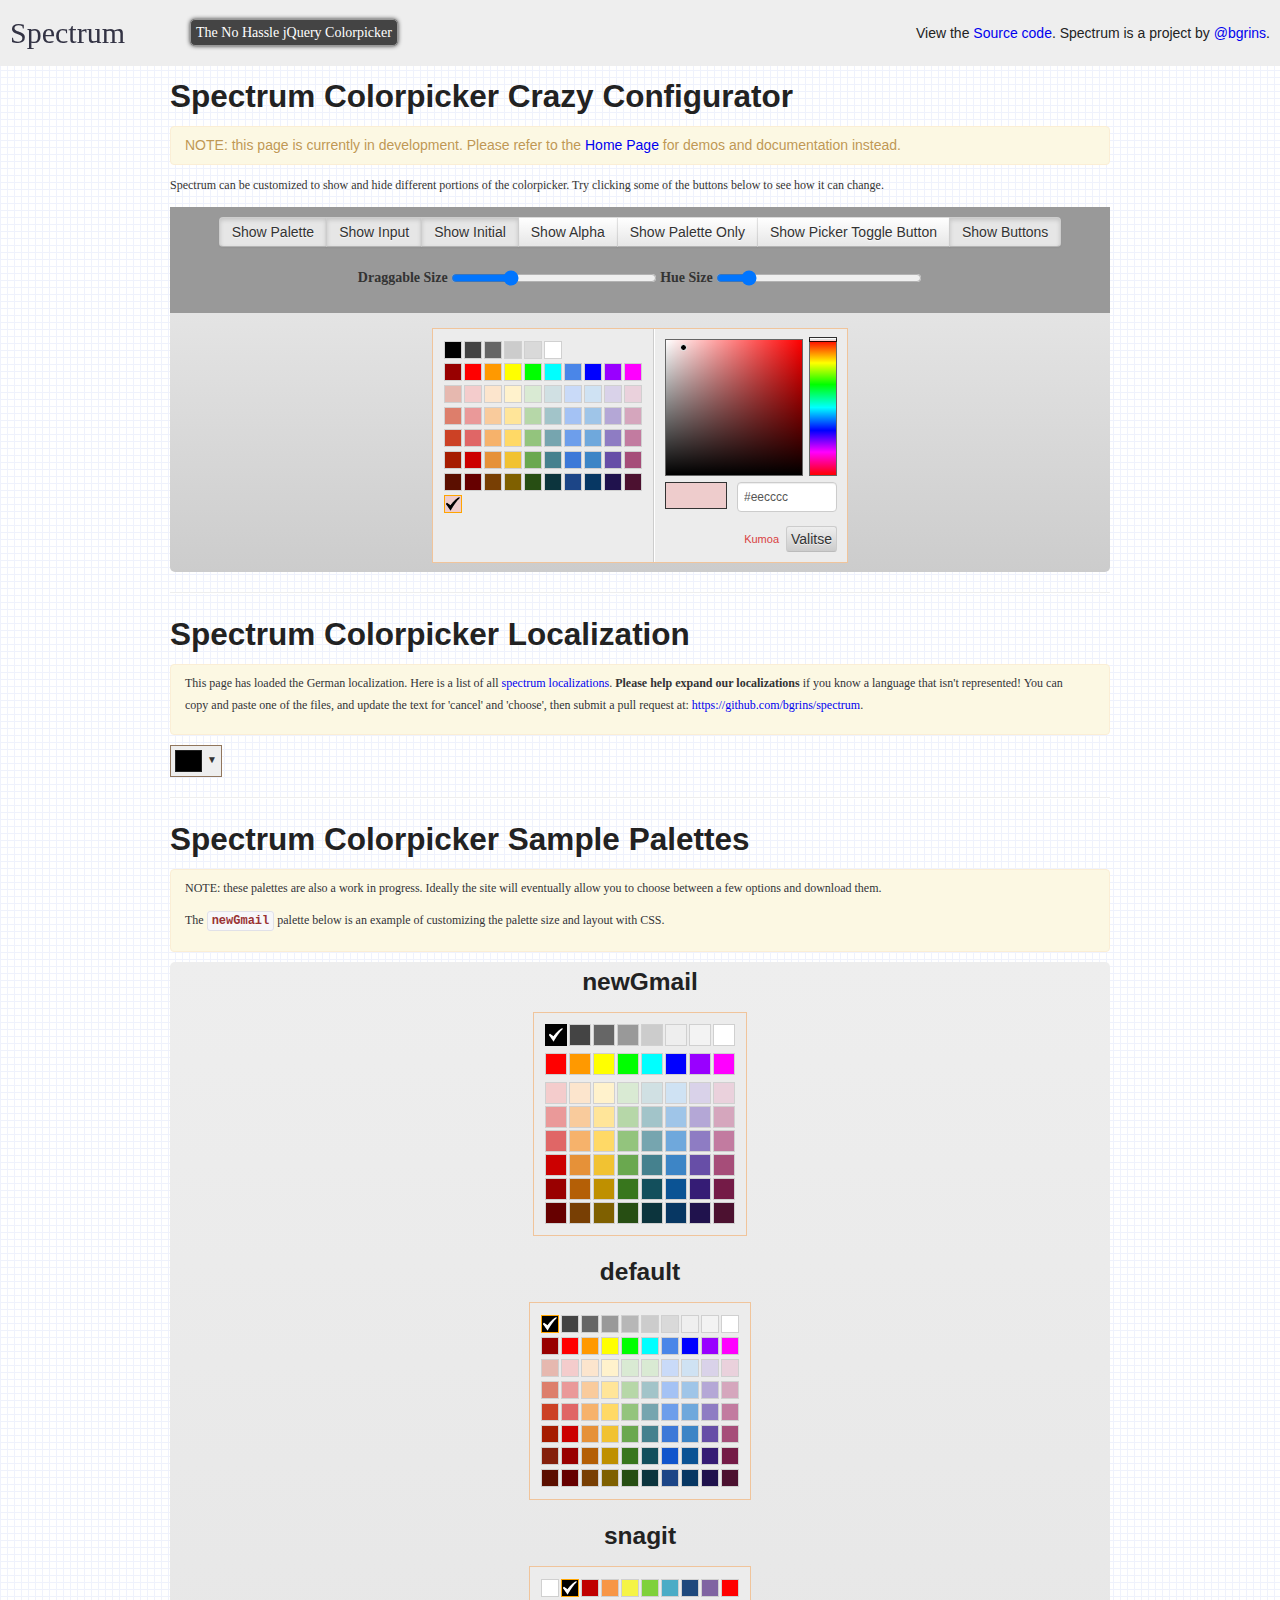
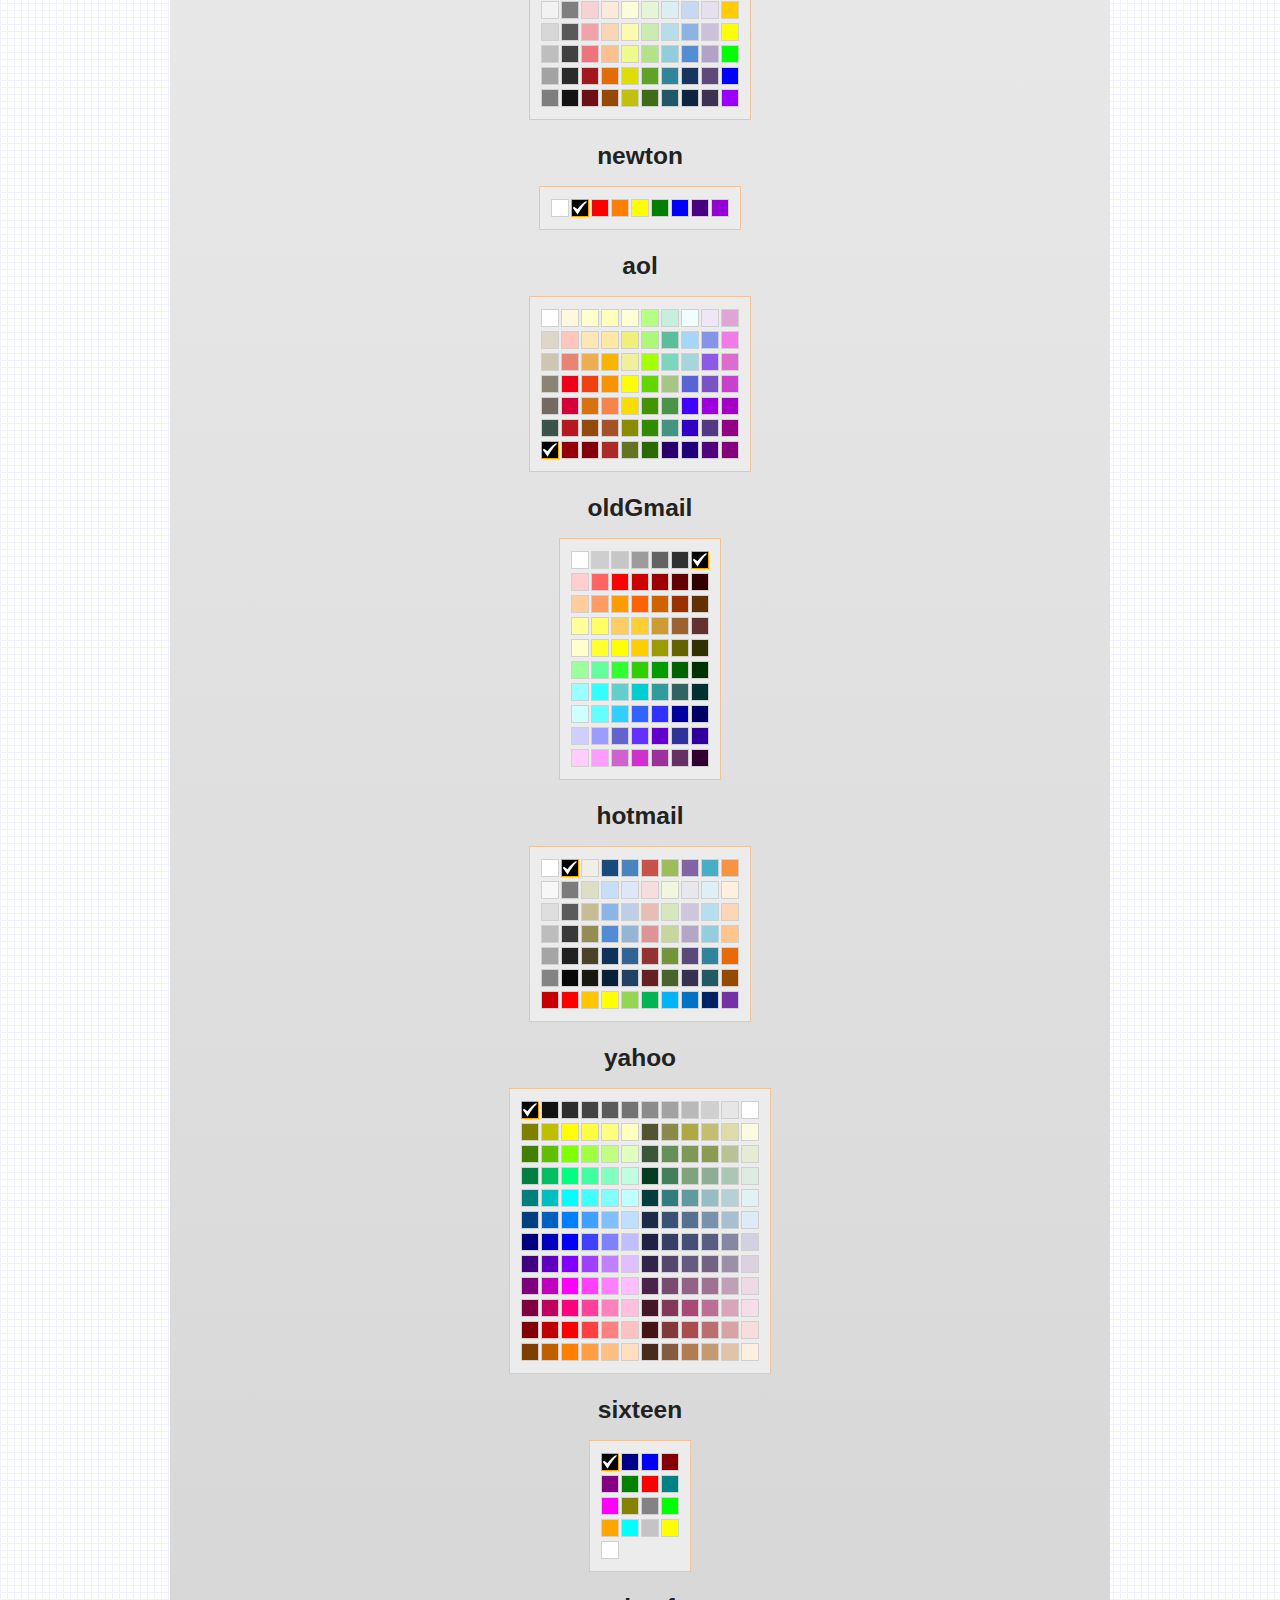
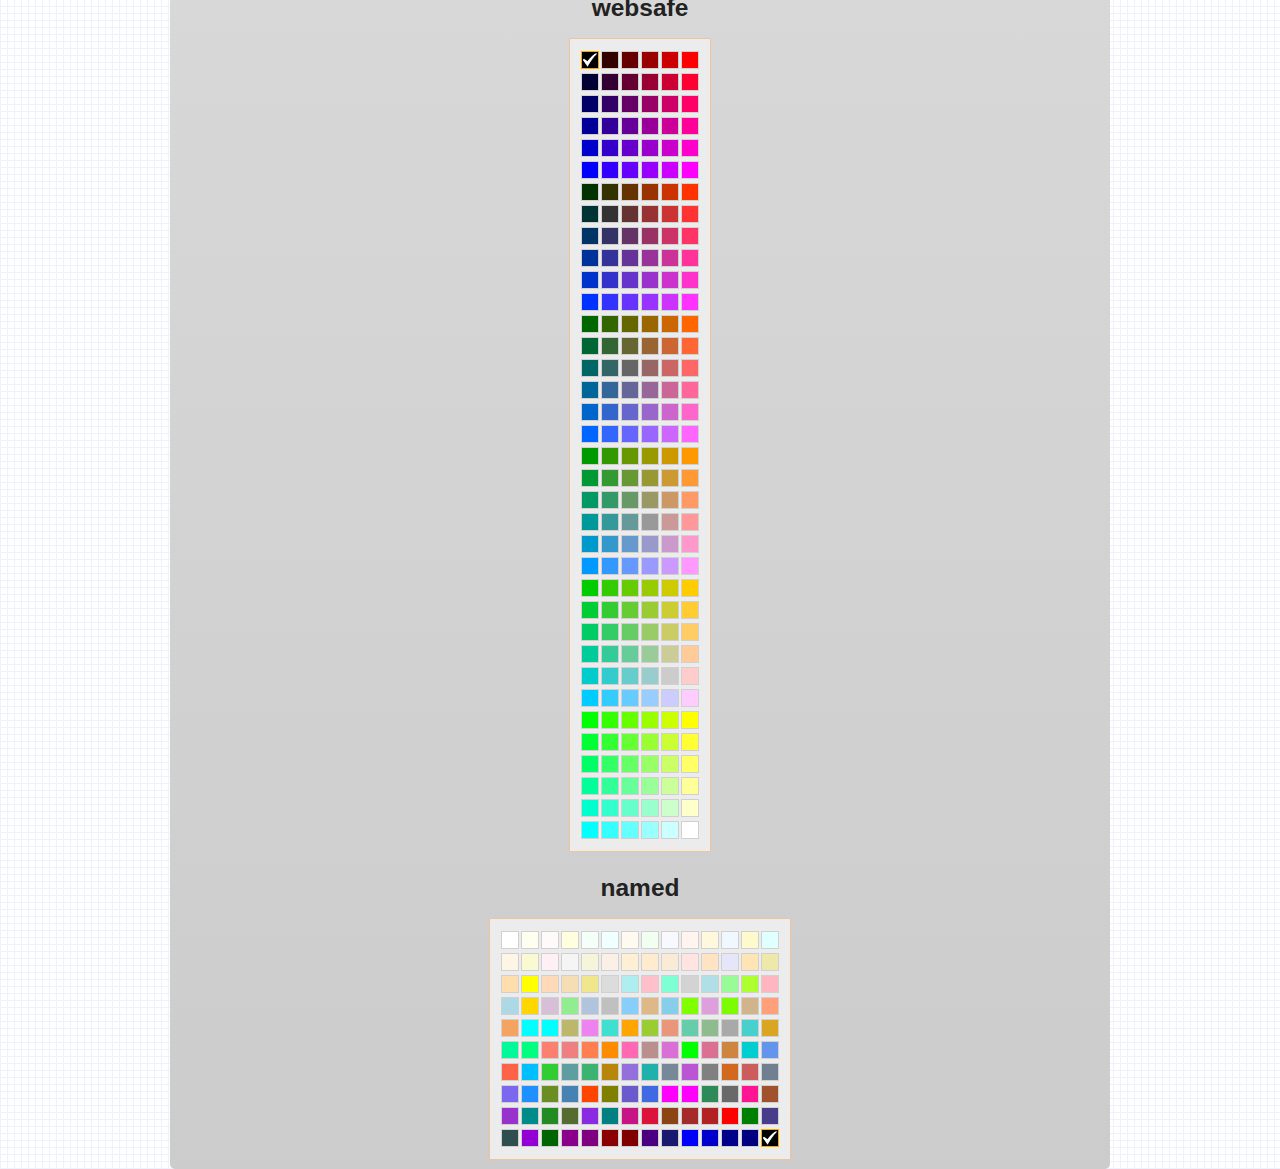
<file: bgrins-spectrum-lib/example/index.html>
<!doctype html>
<html>
<head>
    <meta http-equiv="content-type" content="text/html; charset=UTF-8">
    <title>Spectrum - The No Hassle jQuery Colorpicker</title>

    <meta name="description" content="Spectrum is a JavaScript colorpicker plugin using the jQuery framework.  It is highly customizable, but can also be used as a simple input type=color polyfill">
    <meta name="author" content="Brian Grinstead and Spectrum contributors">

    <link rel="stylesheet" type="text/css" href="../spectrum.css">
    <link rel="stylesheet" type="text/css" href="../docs/bootstrap.css">
    <link rel="stylesheet" type="text/css" href="../docs/docs.css">
    <script type="text/javascript" src="../docs/jquery-1.9.1.js"></script>
    <script type="text/javascript" src="../spectrum.js"></script>
	<script type="text/javascript" src="../i18n/jquery.spectrum-fi.js"></script>
    <script type='text/javascript' src='example.js'></script>

    <style>

    .example-container {
        margin-top: 10px;
        text-align: center;
        background: #333;
        background: linear-gradient(to bottom, #eee, #ccc);
        padding: 3px;
        padding-top: 0;
        border-radius: 5px;
    }
    .example-controls {
        background: #999;
        margin: 0 -3px;
        padding: 10px 0;
        margin-bottom: 15px;

    }
    label {
        display: inline-block;
        font-weight: bold;

    }
    #palettes .sp-palette {
        max-width: 500px;
    }


    .newGmail .sp-palette-row-0, .newGmail .sp-palette-row-1 {
        margin-bottom: 5px;
    }

    .newGmail .sp-palette .sp-thumb-el {
        width: 20px;
        height: 20px;
        margin: 1px 1px;
    }

    .newGmail .sp-palette .sp-thumb-el:hover, .newGmail  .sp-palette .sp-thumb-el.sp-thumb-active {
        border-color: #000;
    }
    </style>
</head>
<body>
<div id='header'>
    <h1><a href='http://bgrins.github.com/spectrum'>Spectrum</a></h1> <h2><em>The No Hassle jQuery Colorpicker</em></h2>
    <div id='links'>
        View the <a href='http://github.com/bgrins/spectrum'>Source code</a>.
        Spectrum is a project by <a href='http://twitter.com/bgrins'>@bgrins</a>.
    </div>
    <br style='clear:both;' />
</div>

<div class="container">

    <h2>Spectrum Colorpicker Crazy Configurator</h2>
    <div class='alert'>NOTE: this page is currently in development.  Please refer to the <a href='http://github.com/bgrins/spectrum'>Home Page</a> for demos and documentation instead.
    </div>
    <p>
        Spectrum can be customized to show and hide different portions of the colorpicker.  Try clicking some of the buttons below to see how it can change.
    </p>

    <div class="example-container">
        <div class="example-controls">
            <div class='btn-group'>
                <button class='btn toggleBtn' data-rule='showPalette'>Show Palette</button>
                <button class='btn toggleBtn' data-rule='showInput'>Show Input</button>
                <button class='btn toggleBtn' data-rule='showInitial'>Show Initial</button>
                <button class='btn toggleBtn' data-rule='showAlpha'>Show Alpha</button>
                <button class='btn toggleBtn' data-rule='showPaletteOnly'>Show Palette Only</button>
                <button class='btn toggleBtn' data-rule='togglePaletteOnly'>Show Picker Toggle Button</button>
                <button class='btn toggleBtn' data-rule='showButtons'>Show Buttons</button>
            </div>
            <br />
            <br />
            <p>
            <label>Draggable Size <input type='range' value='172' id='size' max='500' min='50' /></label>

            <label>Hue Size <input type='range' value='16' id='huesize' max='90' min='5' /></label>
            </p>
        </div>

        <input id="full">

    </div>

    <hr />
    <h2>Spectrum Colorpicker Localization</h2>
    <div class='alert'>
        <p>
            This page has loaded the German localization.  Here is a list of all <a href='https://github.com/bgrins/spectrum/tree/master/i18n'>spectrum localizations</a>.  <strong>Please help expand our localizations</strong>  if you know a language that isn't represented!  You can copy and paste one of the files, and update the text for 'cancel' and 'choose', then submit a pull request at: <a href'https://github.com/bgrins/spectrum'>https://github.com/bgrins/spectrum</a>.
        </p>
    </div>

	<input id="langdemo" />

    <hr />
    <h2>Spectrum Colorpicker Sample Palettes</h2>
    <div class='alert'>

        <p>
        NOTE: these palettes are also a work in progress.  Ideally the site will eventually allow you to choose between a few options and download them.
        </p>

        <p>
        The <code>newGmail</code> palette below is an example of customizing the palette size and layout with CSS.
        </p>

    </div>
    <div id="palettes" class="example-container">

    </div>

</div>


<script type="text/javascript" src="../docs/prettify.js"></script>
<script type="text/javascript">

  var _gaq = _gaq || [];
  _gaq.push(['_setAccount', 'UA-8259845-4']);
  _gaq.push(['_trackPageview']);

  (function() {
    var ga = document.createElement('script'); ga.type = 'text/javascript'; ga.async = true;
    ga.src = ('https:' == document.location.protocol ? 'https://ssl' : 'http://www') + '.google-analytics.com/ga.js';
    var s = document.getElementsByTagName('script')[0]; s.parentNode.insertBefore(ga, s);
  })();

</script>
</body>
</html>
</file>
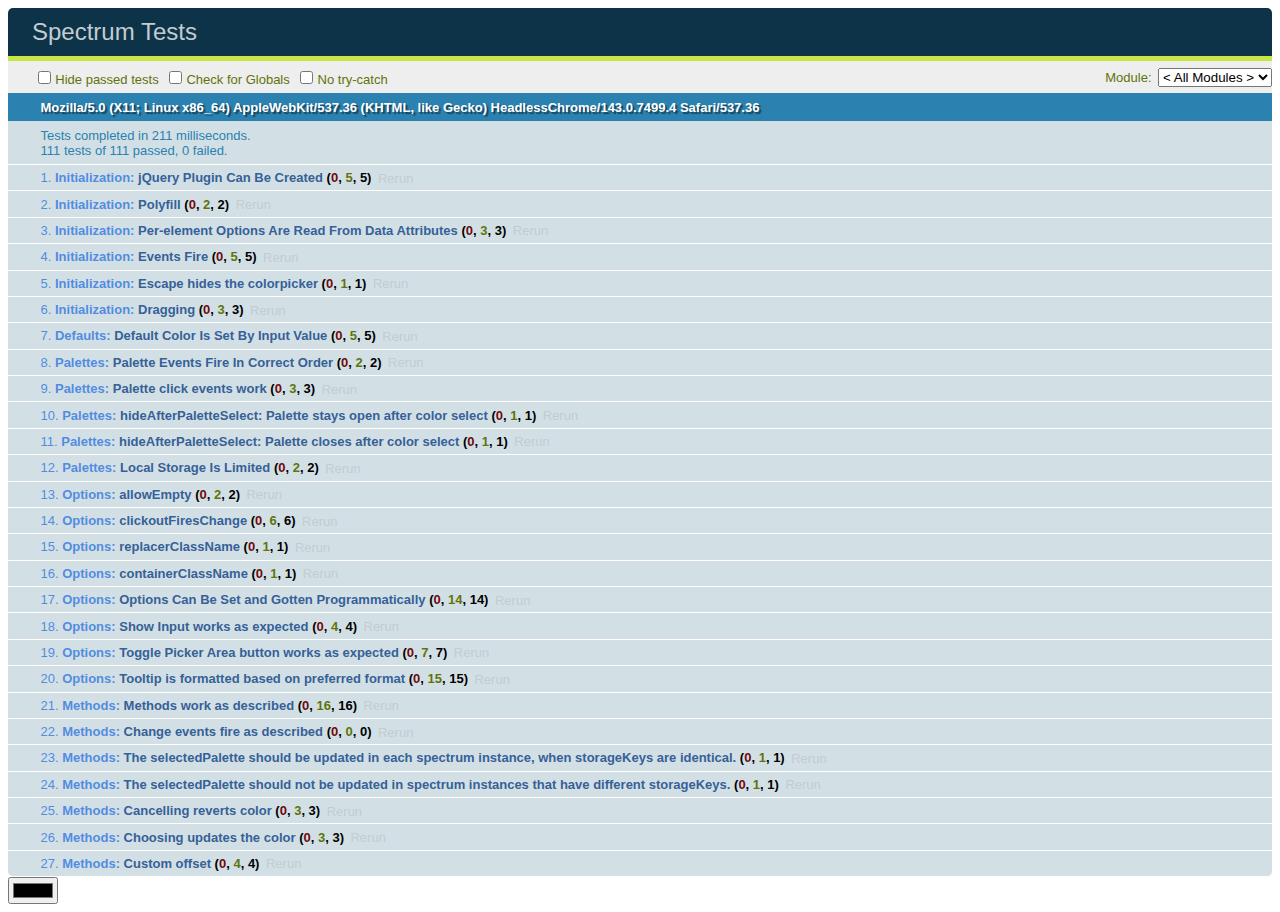
<file: bgrins-spectrum-lib/test/index.html>
<!DOCTYPE html>
<html>
<head>
  <meta charset="utf-8">
  <title>Spectrum Tests</title>
  <link rel="stylesheet" href="qunit.css">
  <link rel="stylesheet" href="../spectrum.css">
</head>
<body>
  <div id="qunit"></div>
  <script src="../docs/jquery-1.9.1.js"></script>
  <script src="../spectrum.js"></script>
  <script src="qunit.js"></script>
  <script src="tests.js"></script>

  <input type="color" id="type-color-on-page" />
</body>
</html>
</file>
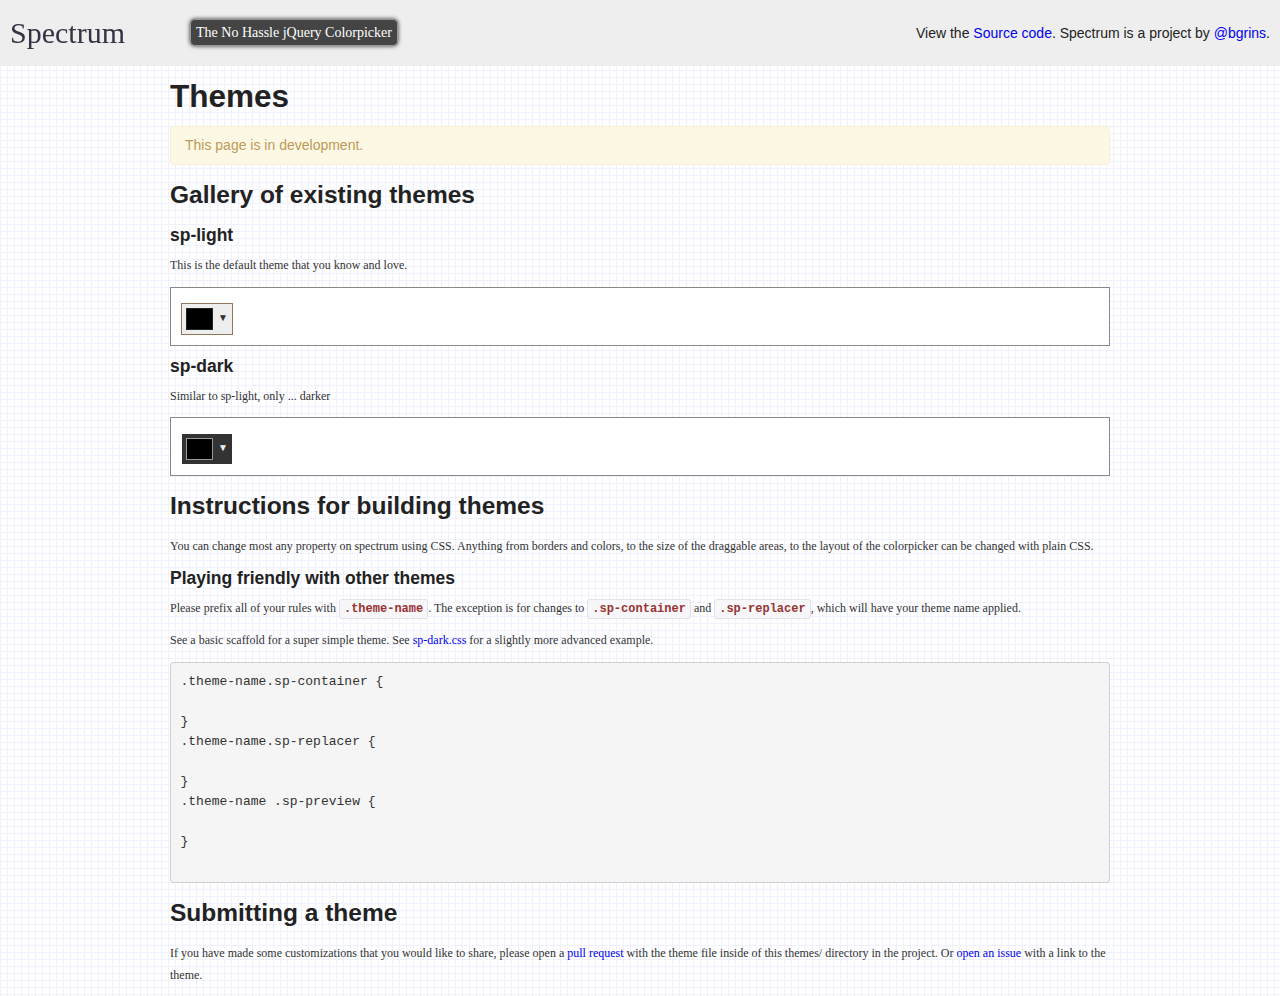
<file: bgrins-spectrum-lib/themes/index.html>
<!doctype html>
<html>
<head>
    <meta http-equiv="content-type" content="text/html; charset=UTF-8">
    <title>Spectrum - The No Hassle jQuery Colorpicker</title>

    <meta name="description" content="Spectrum is a JavaScript colorpicker plugin using the jQuery framework.  It is highly customizable, but can also be used as a simple input type=color polyfill">
    <meta name="author" content="Brian Grinstead and Spectrum contributors">

    <link rel="stylesheet" type="text/css" href="../spectrum.css">
    <link rel="stylesheet" type="text/css" href="../docs/bootstrap.css">
    <link rel="stylesheet" type="text/css" href="../docs/docs.css">
    <script type="text/javascript" src="../docs/jquery-1.9.1.js"></script>
    <script type="text/javascript" src="../spectrum.js"></script>


    <link rel="stylesheet" type="text/css" href="sp-dark.css">

</head>
<body>
<div id='header'>
    <h1><a href='http://bgrins.github.com/spectrum'>Spectrum</a></h1> <h2><em>The No Hassle jQuery Colorpicker</em></h2>
    <div id='links'>
        View the <a href='http://github.com/bgrins/spectrum'>Source code</a>.
        Spectrum is a project by <a href='http://twitter.com/bgrins'>@bgrins</a>.
    </div>
    <br style='clear:both;' />
</div>

<div class="container">
    <h2>Themes</h2>

    <div class="alert">
        This page is in development.
    </div>

    <div id="theme-gallery">
        <h3>Gallery of existing themes</h3>

        <div class="theme" id="sp-light">
            <h4>sp-light</h4>
            <p>This is the default theme that you know and love.</p>

            <div class='example'>
                <input type='text' />
            </div>
        </div>

        <div class="theme" id="sp-dark">
            <h4>sp-dark</h4>
            <p>Similar to sp-light, only ... darker</p>

            <div class='example'>
                <input type='text' />
            </div>
        </div>
    </div>

    <div id="theme-instructions">
        <h3>Instructions for building themes</h3>
        <p>
            You can change most any property on spectrum using CSS.  Anything from  borders and colors, to the size of the draggable areas, to the layout of the colorpicker can be changed with plain CSS.
        </p>
        <h4>Playing friendly with other themes</h4>
        <p>
            Please prefix all of your rules with <code>.theme-name</code>.  The exception is for changes to <code>.sp-container</code> and <code>.sp-replacer</code>, which will have your theme name applied.
        </p>
        <p>
            See a basic scaffold for a super simple theme.  See <a href='sp-dark.css'>sp-dark.css</a> for a slightly more advanced example.
        </p>
        <pre>
.theme-name.sp-container {

}
.theme-name.sp-replacer {

}
.theme-name .sp-preview {

}
        </pre>
        <h3>Submitting a theme</h3>
        <p>
            If you have made some customizations that you would like to share, please open a <a href="http://bgrins.github.com/spectrum/pulls">pull request</a> with the theme file inside of this themes/ directory in the project.  Or <a href="http://bgrins.github.com/spectrum/issues">open an issue</a> with a link to the theme.
        </p>
    </div>
</div>


<script>
    $("#sp-light input").spectrum({
        theme: "sp-light"
    });
    $("#sp-dark input").spectrum({
        theme: "sp-dark"
    });
</script>
<script type="text/javascript" src="../docs/prettify.js"></script>
<script type="text/javascript">

  var _gaq = _gaq || [];
  _gaq.push(['_setAccount', 'UA-8259845-4']);
  _gaq.push(['_trackPageview']);

  (function() {
    var ga = document.createElement('script'); ga.type = 'text/javascript'; ga.async = true;
    ga.src = ('https:' == document.location.protocol ? 'https://ssl' : 'http://www') + '.google-analytics.com/ga.js';
    var s = document.getElementsByTagName('script')[0]; s.parentNode.insertBefore(ga, s);
  })();

</script>
</body>
</html>
</file>
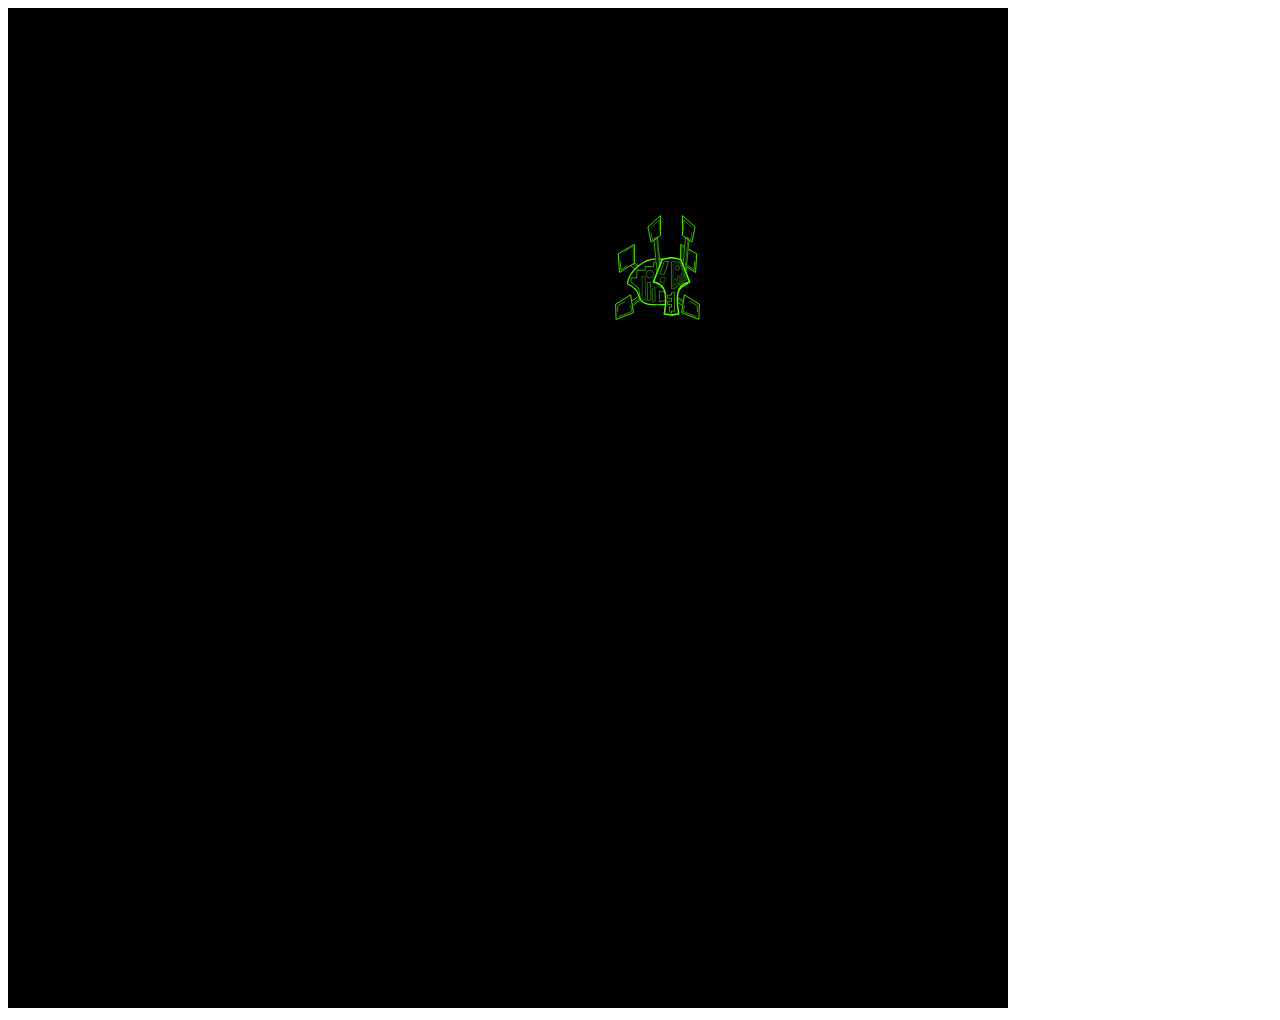
<file: renderTest.html>
<!DOCTYPE html>
  <head>

  </head>
  <body>
    <canvas id='myCanvas' width='1000px' height='1000px'></canvas>
    <script>
      var canvas = document.getElementById('myCanvas');
      var ctx = canvas.getContext('2d');

      var colorArray =['#000000', '#a4a1a1'];
      var smallestEnemy = {symmetryLine: 0, xCenter: 677.5, yCenter: 250, width: 40, height: 100, rotation: 0, shapes: [
      {symmetryBool: true, color: 1, globalAlpha: 1, type: 'polygon',positions: [

      {x: -0.5118343195266272, y: -0.1590909090909091},
      {x: -0.5887573964497042, y: -0.3106060606060606},
      {x: -0.27514792899408286, y: -0.42424242424242425},
      {x: -0.27514792899408286, y: -0.22474747474747475},
      ]},
      {symmetryBool: true, color: 1, globalAlpha: 1, type: 'curvedshape',positions: [

      {x: -0.4526627218934911, y: 0.2398989898989899},
      {x: -0.3875739644970414, y: 0.1599326599326599},
      {x: -0.3224852071005917, y: 0.07996632996633002},
      {x: -0.23372781065088757, y: 0.017676767676767676},
      {x: -0.17159763313609466, y: -0.0008417508417508657},
      {x: -0.08579881656804733, y: -0.0016835016835016596},
      {x: 0, y: -0.0025252525252525255},
      {x: 0, y: 0.18855218855218844},
      {x: 0, y: 0.3796296296296296},
      {x: 0, y: 0.5707070707070707},
      {x: -0.06015779092702147, y: 0.5664983164983165},
      {x: -0.12031558185404362, y: 0.5622895622895623},
      {x: -0.1804733727810651, y: 0.5580808080808081},
      {x: -0.06804733727810651, y: 0.30808080808080807},
      {x: -0.23372781065088757, y: 0.255050505050505},
      ]},
      {symmetryBool: true, color: 1, globalAlpha: 1, type: 'polygon',positions: [

      {x: -0.43758384376202464, y: -0.17968791606752932},
      {x: -0.35798816568047337, y: 0.14898989898989898},
      {x: -0.2869822485207101, y: 0.09343434343434344},
      {x: -0.34939840475868544, y: -0.20415046777085447},
      ]},
      {symmetryBool: true, color: 0, globalAlpha: 1, type: 'polyline',lineWidth: 3.5/169, positions: [

      {x: -0.5118343195266272, y: -0.1590909090909091},
      {x: -0.5887573964497042, y: -0.3106060606060606},
      {x: -0.27514792899408286, y: -0.42424242424242425},
      {x: -0.27514792899408286, y: -0.22474747474747475},
      {x: -0.5118343195266272, y: -0.1590909090909091},
      ]},
      {symmetryBool: true, color: 0, globalAlpha: 1, type: 'curvedline',lineWidth: 6.4/169, positions: [

      {x: 0, y: 0.5707070707070707},
      {x: -0.06015779092702147, y: 0.5664983164983165},
      {x: -0.12031558185404362, y: 0.5622895622895623},
      {x: -0.1804733727810651, y: 0.5580808080808081},
      {x: -0.06804733727810651, y: 0.30808080808080807},
      {x: -0.23372781065088757, y: 0.255050505050505},
      {x: -0.4526627218934911, y: 0.2398989898989899},
      {x: -0.3796844181459564, y: 0.16582491582491588},
      {x: -0.3067061143984223, y: 0.09175084175084171},
      {x: -0.23372781065088757, y: 0.017676767676767676},
      {x: -0.17159763313609466, y: -0.0008417508417508657},
      {x: -0.0779092702169623, y: 0.004208754208754185},
      {x: 0, y: -0.0025252525252525255},
      ]},
      {symmetryBool: true, color: 0, globalAlpha: 1, type: 'polyline',lineWidth: 2.6/169, positions: [

      {x: -0.35798816568047337, y: 0.14898989898989898},
      {x: -0.43758384376202464, y: -0.17968791606752932},
      {x: -0.34939840475868544, y: -0.20415046777085447},
      {x: -0.2869822485207101, y: 0.07828282828282829},
      ]},
      {symmetryBool: true, color: 0, globalAlpha: 1, type: 'polyline',lineWidth: 1.9000000000000001/169, positions: [

      {x: -0.4940828402366864, y: -0.31313131313131315},
      {x: -0.3047337278106509, y: -0.3813131313131313},
      {x: -0.3047337278106509, y: -0.2676767676767677},
      ]},
      {symmetryBool: true, color: 0, globalAlpha: 1, type: 'polyline',lineWidth: 1.9000000000000001/169, positions: [

      {x: -0.5118343195266272, y: -0.255050505050505},
      {x: -0.4822485207100592, y: -0.18434343434343434},
      {x: -0.3698224852071006, y: -0.21464646464646464},
      ]},
      {symmetryBool: false, color: 0, globalAlpha: 1, type: 'polyline',lineWidth: 1.8/169, positions: [

      {x: 0.41124260355029585, y: -0.18686868686868688},
      {x: 0.34023668639053256, y: 0.1111111111111111},
      ]},
      {symmetryBool: false, color: 0, globalAlpha: 1, type: 'polyline',lineWidth: 1.5/169, positions: [

      {x: -0.3698224852071006, y: -0.1919191919191919},
      {x: -0.3067061143984223, y: 0.09175084175084171},
      ]},
      {symmetryBool: false, color: 0, globalAlpha: 1, type: 'circle', line: true, radius : 0.07222813973806924, positions: [

      {x: -0.21597633136094674, y: 0.2196969696969697}]},
      {symmetryBool: false, color: 0, globalAlpha: 1, type: 'polyline',lineWidth: 2.1/169, positions: [

      {x: -0.1863905325443787, y: 0.03787878787878788},
      {x: -0.07396449704142012, y: 0.03282828282828283},
      {x: -0.1863905325443787, y: 0.16666666666666666},
      {x: -0.29289940828402367, y: 0.15404040404040403},
      {x: -0.1863905325443787, y: 0.03787878787878788},
      ]},
      {symmetryBool: false, color: 0, globalAlpha: 1, type: 'polyline',lineWidth: 1.9000000000000001/169, positions: [

      {x: 0, y: 0.03535353535353535},
      {x: 0.21597633136094674, y: 0.04040404040404041},
      {x: 0.3698224852071006, y: 0.21717171717171718},
      {x: 0.06804733727810651, y: 0.30808080808080807},
      {x: 0, y: 0.3055555555555556},
      {x: 0, y: 0.03535353535353535},
      ]},
      {symmetryBool: false, color: 0, globalAlpha: 1, type: 'circle', line: true, radius : 0.05582237356246511, positions: [

      {x: 0.14497041420118342, y: 0.09848484848484848}]},
      {symmetryBool: false, color: 0, globalAlpha: 1, type: 'polyline',lineWidth: 1/169, positions: [

      {x: 0.04437869822485207, y: 0.05808080808080808},
      {x: 0.21005917159763313, y: 0.05808080808080808},
      {x: 0.34023668639053256, y: 0.21464646464646464},
      {x: 0.09171597633136094, y: 0.2904040404040404},
      {x: 0.03254437869822485, y: 0.2904040404040404},
      {x: 0.04437869822485207, y: 0.05808080808080808},
      ]},
      {symmetryBool: false, color: 0, globalAlpha: 1, type: 'polyline',lineWidth: 1.2000000000000002/169, positions: [

      {x: 0.06804733727810651, y: 0.2676767676767677},
      {x: 0.06804733727810651, y: 0.20707070707070707},
      {x: 0.11538461538461539, y: 0.20959595959595959},
      {x: 0.11538461538461539, y: 0.2702020202020202},
      {x: 0.06804733727810651, y: 0.2676767676767677},
      ]},
      {symmetryBool: false, color: 0, globalAlpha: 1, type: 'polyline',lineWidth: 1.4000000000000001/169, positions: [

      {x: 0.15680473372781065, y: 0.25757575757575757},
      {x: 0.15088757396449703, y: 0.18181818181818182},
      {x: 0.20414201183431951, y: 0.18181818181818182},
      {x: 0.21005917159763313, y: 0.2474747474747475},
      {x: 0.15680473372781065, y: 0.25757575757575757},
      ]},
      {symmetryBool: false, color: 0, globalAlpha: 1, type: 'polyline',lineWidth: 1.4000000000000001/169, positions: [

      {x: 0.2455621301775148, y: 0.23232323232323232},
      {x: 0.23964497041420119, y: 0.14898989898989898},
      {x: 0.2869822485207101, y: 0.1691919191919192},
      {x: 0.2869822485207101, y: 0.21717171717171718},
      {x: 0.2455621301775148, y: 0.23232323232323232},
      ]},
      {symmetryBool: false, color: 0, globalAlpha: 1, type: 'polyline',lineWidth: 2.5/169, positions: [

      {x: 0.07396449704142012, y: 0.5328282828282829},
      {x: 0.07988165680473373, y: 0.34595959595959597},
      {x: 0, y: 0.34595959595959597},
      {x: 0, y: 0.3712121212121212},
      {x: -0.10355029585798817, y: 0.3712121212121212},
      {x: -0.08579881656804733, y: 0.4065656565656566},
      {x: 0, y: 0.398989898989899},
      {x: 0, y: 0.43434343434343436},
      {x: -0.09763313609467456, y: 0.4318181818181818},
      {x: -0.09763313609467456, y: 0.46464646464646464},
      {x: 0, y: 0.46464646464646464},
      {x: 0, y: 0.49242424242424243},
      {x: -0.05621301775147929, y: 0.4898989898989899},
      {x: -0.04437869822485207, y: 0.5404040404040404},
      {x: 0, y: 0.553030303030303},
      {x: 0, y: 0.5277777777777778},
      {x: 0.07396449704142012, y: 0.5328282828282829},
      ]},
      {symmetryBool: false, color: 0, globalAlpha: 1, type: 'polyline',lineWidth: 3.5/169, positions: [

      {x: -0.020710059171597635, y: 0.5757575757575758},
      {x: 0.05029585798816568, y: 0.5707070707070707},
      ]},
      {symmetryBool: false, color: 0, globalAlpha: 1, type: 'polyline',lineWidth: 4.3/169, positions: [

      {x: -0.038461538461538464, y: -0.005050505050505051},
      {x: 0.03254437869822485, y: -0.005050505050505051},
      ]}
    ]};
      var spaceTank = {symmetryLine: 0, xCenter: 677.5, yCenter: 276, width: 75, height: 75, rotation: 0, shapes: [
      {symmetryBool: true, color: 1, globalAlpha: 1, type: 'polygon',positions: [

      {x: -0.42664670658682635, y: -0.2990353697749196},
      {x: -0.38772455089820357, y: -0.3536977491961415},
      {x: -0.04940119760479042, y: -0.05144694533762058},
      {x: 0, y: -0.08360128617363344},
      {x: 0, y: 0.05144694533762058},
      {x: -0.09431137724550898, y: 0.09646302250803858},
      {x: -0.4296407185628742, y: 0.36977491961414793},
      {x: -0.4476047904191617, y: 0.29260450160771706},
      {x: -0.07634730538922156, y: 0.05466237942122187},
      {x: -0.08233532934131736, y: -0.02572347266881029},
      ]},
      {symmetryBool: true, color: 0, globalAlpha: 1, type: 'polyline',lineWidth: 3.3000000000000003/334, positions: [

      {x: -0.38772455089820357, y: -0.3536977491961415},
      {x: -0.04940119760479042, y: -0.05144694533762058},
      {x: -0.09431137724550898, y: 0.09646302250803858},
      {x: -0.4296407185628742, y: 0.36977491961414793},
      {x: -0.4476047904191617, y: 0.29260450160771706},
      {x: -0.07634730538922156, y: 0.05466237942122187},
      {x: -0.08233532934131736, y: -0.02572347266881029},
      {x: -0.42664670658682635, y: -0.2990353697749196},
      {x: -0.38772455089820357, y: -0.3536977491961415},
      ]},
      {symmetryBool: false, color: 0, globalAlpha: 1, type: 'polyline',lineWidth: 2.2/334, positions: [

      {x: -0.38772455089820357, y: -0.3215434083601286},
      {x: -0.19910179640718562, y: -0.15434083601286175},
      ]},
      {symmetryBool: false, color: 0, globalAlpha: 1, type: 'polyline',lineWidth: 2.9000000000000004/334, positions: [

      {x: 0.38173652694610777, y: -0.28938906752411575},
      {x: 0.2470059880239521, y: -0.18006430868167203},
      ]},
      {symmetryBool: false, color: 0, globalAlpha: 1, type: 'polyline',lineWidth: 2.2/334, positions: [

      {x: -0.43263473053892215, y: 0.34726688102893893},
      {x: -0.09131736526946108, y: 0.06752411575562701},
      ]},
      {symmetryBool: false, color: 0, globalAlpha: 1, type: 'polyline',lineWidth: 2.2/334, positions: [

      {x: 0.4416167664670659, y: 0.3215434083601286},
      {x: 0.09730538922155689, y: 0.08038585209003216},
      ]},
      {symmetryBool: true, color: 1, globalAlpha: 1, type: 'polygon',positions: [

      {x: -0.5074850299401198, y: -0.15434083601286175},
      {x: -0.5224550898203593, y: -0.40192926045016075},
      {x: -0.30988023952095806, y: -0.5273311897106109},
      {x: -0.3068862275449102, y: -0.2797427652733119},
      ]},
      {symmetryBool: true, color: 1, globalAlpha: 1, type: 'polygon',positions: [

      {x: -0.5583832335329342, y: 0.27009646302250806},
      {x: -0.5523952095808383, y: 0.47266881028938906},
      {x: -0.3218562874251497, y: 0.38263665594855306},
      {x: -0.35778443113772457, y: 0.14469453376205788},
      ]},
      {symmetryBool: true, color: 1, globalAlpha: 1, type: 'curvedshape',positions: [

      {x: 0, y: 0.2765273311897106},
      {x: -0.08932135728542925, y: 0.2765273311897106},
      {x: -0.17864271457085817, y: 0.2765273311897106},
      {x: -0.22604790419161677, y: 0.21221864951768488},
      {x: -0.25898203592814373, y: 0.15434083601286175},
      {x: -0.25, y: 0.06109324758842444},
      {x: -0.4026946107784431, y: -0.003215434083601286},
      {x: -0.3787425149700599, y: -0.17684887459807075},
      {x: -0.1751497005988024, y: -0.3440514469453376},
      {x: 0, y: -0.33762057877813506},
      {x: 0, y: -0.021436227224008637},
      {x: 0, y: 0.1275455519828509},
      ]},
      {symmetryBool: true, color: 0, globalAlpha: 1, type: 'polyline',lineWidth: 3.8000000000000003/334, positions: [

      {x: -0.5583832335329342, y: 0.27009646302250806},
      {x: -0.35778443113772457, y: 0.14469453376205788},
      {x: -0.3218562874251497, y: 0.38263665594855306},
      {x: -0.5523952095808383, y: 0.47266881028938906},
      {x: -0.5583832335329342, y: 0.26688102893890675},
      ]},
      {symmetryBool: true, color: 0, globalAlpha: 1, type: 'polyline',lineWidth: 3.9000000000000004/334, positions: [

      {x: -0.30988023952095806, y: -0.5273311897106109},
      {x: -0.3068862275449102, y: -0.2797427652733119},
      {x: -0.5074850299401198, y: -0.15434083601286175},
      {x: -0.5224550898203593, y: -0.40192926045016075},
      {x: -0.30988023952095806, y: -0.5273311897106109},
      ]},
      {symmetryBool: true, color: 0, globalAlpha: 1, type: 'curvedline',lineWidth: 5.4/334, positions: [

      {x: 0, y: 0.2765273311897106},
      {x: -0.08932135728542925, y: 0.2765273311897106},
      {x: -0.17864271457085817, y: 0.2765273311897106},
      {x: -0.22604790419161677, y: 0.21221864951768488},
      {x: -0.25898203592814373, y: 0.15434083601286175},
      {x: -0.25, y: 0.06109324758842444},
      {x: -0.4026946107784431, y: -0.003215434083601286},
      {x: -0.3787425149700599, y: -0.17684887459807075},
      {x: -0.1751497005988024, y: -0.3440514469453376},
      {x: 0, y: -0.33440514469453375},
      ]},
      {symmetryBool: true, color: 0, globalAlpha: 1, type: 'polyline',lineWidth: 1.6/334, positions: [

      {x: -0.44461077844311375, y: -0.42765273311897106},
      {x: -0.3248502994011976, y: -0.4983922829581994},
      {x: -0.3248502994011976, y: -0.28938906752411575},
      ]},
      {symmetryBool: true, color: 0, globalAlpha: 1, type: 'polyline',lineWidth: 2.8000000000000003/334, positions: [

      {x: -0.49550898203592814, y: -0.3022508038585209},
      {x: -0.48952095808383234, y: -0.18971061093247588},
      {x: -0.3997005988023952, y: -0.24437299035369775},
      ]},
      {symmetryBool: true, color: 0, globalAlpha: 1, type: 'polyline',lineWidth: 2.6/334, positions: [

      {x: -0.531437125748503, y: 0.3762057877813505},
      {x: -0.531437125748503, y: 0.28938906752411575},
      {x: -0.4296407185628742, y: 0.2315112540192926},
      ]},
      {symmetryBool: true, color: 0, globalAlpha: 1, type: 'polyline',lineWidth: 2.4000000000000004/334, positions: [

      {x: -0.36077844311377244, y: 0.2861736334405145},
      {x: -0.34281437125748504, y: 0.3665594855305466},
      {x: -0.5194610778443114, y: 0.43729903536977494},
      ]},
      {symmetryBool: false, color: 0, globalAlpha: 1, type: 'polyline',lineWidth: 2.3000000000000003/334, positions: [

      {x: 0.025449101796407185, y: 0.2379421221864952},
      {x: 0.025449101796407185, y: 0.0932475884244373},
      {x: 0.19311377245508982, y: 0.13183279742765272},
      {x: 0.1721556886227545, y: 0.20257234726688103},
      {x: 0.025449101796407185, y: 0.2379421221864952},
      ]},
      {symmetryBool: false, color: 0, globalAlpha: 1, type: 'polyline',lineWidth: 1.5/334, positions: [

      {x: -0.20508982035928144, y: 0.19614147909967847},
      {x: -0.20508982035928144, y: -0.10610932475884244},
      {x: -0.1631736526946108, y: -0.09967845659163987},
      {x: -0.15718562874251496, y: 0.22508038585209003},
      {x: -0.20508982035928144, y: 0.19614147909967847},
      ]},
      {symmetryBool: false, color: 0, globalAlpha: 1, type: 'polyline',lineWidth: 2/334, positions: [

      {x: -0.13323353293413173, y: 0.21864951768488747},
      {x: -0.13622754491017963, y: -0.01929260450160772},
      {x: -0.09431137724550898, y: -0.022508038585209004},
      {x: -0.08832335329341318, y: 0.21864951768488747},
      {x: -0.13323353293413173, y: 0.21864951768488747},
      ]},
      {symmetryBool: false, color: 0, globalAlpha: 1, type: 'polyline',lineWidth: 1.9000000000000001/334, positions: [

      {x: -0.061377245508982034, y: 0.24437299035369775},
      {x: -0.02844311377245509, y: 0.22508038585209003},
      {x: -0.0344311377245509, y: 0.04501607717041801},
      {x: -0.07335329341317365, y: 0.0707395498392283},
      {x: -0.061377245508982034, y: 0.24437299035369775},
      ]},
      {symmetryBool: false, color: 0, globalAlpha: 1, type: 'circle',radius : 0.10241096632626989, line: true, positions: [

      {x: 0.07634730538922156, y: -0.05144694533762058}]},
      {symmetryBool: false, color: 0, globalAlpha: 1, type: 'circle',radius : 0.05098618672433055, line: true, positions: [

      {x: -0.10029940119760479, y: -0.13183279742765272}]},
      {symmetryBool: false, color: 0, globalAlpha: 1, type: 'polyline',lineWidth: 2.8000000000000003/334, positions: [

      {x: -0.22604790419161677, y: 0.21221864951768488},
      {x: -0.25, y: 0.06109324758842444},
      {x: -0.35479041916167664, y: -0.028938906752411574},
      {x: -0.34880239520958084, y: -0.08360128617363344},
      {x: -0.27694610778443113, y: -0.08038585209003216},
      {x: -0.27395209580838326, y: -0.1832797427652733},
      {x: -0.1631736526946108, y: -0.1832797427652733},
      {x: -0.1631736526946108, y: -0.2347266881028939},
      {x: -0.05239520958083832, y: -0.2315112540192926},
      {x: -0.05239520958083832, y: -0.28938906752411575},
      {x: 0.0014970059880239522, y: -0.2990353697749196},
      {x: 0, y: -0.18971061093247588},
      {x: 0.03143712574850299, y: -0.18971061093247588},
      {x: 0.02245508982035928, y: -0.2958199356913183},
      {x: 0.10329341317365269, y: -0.2797427652733119},
      {x: 0.1062874251497006, y: -0.1832797427652733},
      {x: 0.12724550898203593, y: -0.17684887459807075},
      {x: 0.11826347305389222, y: -0.2829581993569132},
      {x: 0.18413173652694612, y: -0.24758842443729903},
      {x: 0.19011976047904192, y: -0.17041800643086816},
      {x: 0.22904191616766467, y: -0.15434083601286175},
      {x: 0.22305389221556887, y: -0.22186495176848875},
      {x: 0.26497005988023953, y: -0.1864951768488746},
      {x: 0.25898203592814373, y: -0.06109324758842444},
      {x: 0.35479041916167664, y: -0.06430868167202572},
      {x: 0.35479041916167664, y: -0.012861736334405145},
      {x: 0.29191616766467066, y: -0.012861736334405145},
      {x: 0.29191616766467066, y: 0.03858520900321544},
      {x: 0.25, y: 0.06109324758842444},
      {x: 0.2470059880239521, y: 0.09967845659163987},
      {x: 0.22005988023952097, y: 0.09967845659163987},
      {x: 0.22604790419161677, y: 0.21221864951768488},
      ]}
      ]}
      var renderPseudoSprite = function(object, context){
        context.translate(object.xCenter, object.yCenter);
        context.rotate( object.rotation * Math.PI/180);
        object.shapes.forEach(function(shape){
          switch (shape.type){
            case 'curvedline':
              renderCurvedLine(object, context, shape);
              //debugRender(object, context, shape);
              break;
            case 'polygon':
            case 'polyline':
              renderPolygon(object, context, shape);
              break;
            case 'circle':
              renderCircle(object, context, shape);
              break;
            case 'curvedshape':
              renderCurvedShape(object, context, shape);
              //renderPolygon(object, context, shape);
              //debugRender(object,context,shape);
              break;
          }
        });
        context.rotate( (object.rotation * -1) * Math.PI/180);
        context.translate( (object.xCenter * -1), (object.yCenter * -1) );
      }
      var renderPolygon = function(object, context, shape){
        context.beginPath();
        context.moveTo( (shape.positions[0].x * object.width), (shape.positions[0].y * object.height));
        shape.positions.forEach(function(p){
          context.lineTo( (p.x * object.width), (p.y * object.height) );
        });
        context.globalAlpha = shape.globalAlpha;
        switch (shape.type){
          case 'polyline':
            context.strokeStyle = colorArray[shape.color];
            context.lineWidth = shape.lineWidth * object.width;
            context.stroke();
            break;
          case 'polygon':
            context.fillStyle = colorArray[shape.color];
            context.fill();
            if (shape.globalAlpha >= 0.9){
              context.lineWidth = 1;
              context.strokeStyle = colorArray[shape.color];
              context.stroke();
            }
            break;
        }
        context.closePath();
        if (shape.symmetryBool === true){
          symmetryRenderPoly(object, context, shape);
        }
      }
      var renderCircle = function(object, context, shape){
        context.beginPath();
        context.arc( (shape.positions[0].x * object.width), (object.height * shape.positions[0].y), (shape.radius * object.width), 0, Math.PI * 2);
        context.globalAlpha = shape.globalAlpha;
        if (shape.line === true){
          context.strokeStyle = colorArray[shape.color];
          context.stroke();
        } else {
          context.fillStyle = colorArray[shape.color];
          context.fill()
        }
        context.closePath();
        if (shape.symmetryBool === true){
          var flippedX = Math.abs(shape.positions[0].x - object.symmetryLine);
          if (shape.positions[0].x > object.symmetryLine){
            flippedX = flippedX * -1;
          }
          context.beginPath();
          context.arc( (flippedX * object.width), (shape.positions[0].y * object.height), (shape.radius * object.width), 0, Math.PI * 2)
          if (shape.line === true){
            context.stroke();
          } else {
            context.fill();
          }
          context.closePath();
        }
      }
      var renderPolyline = function(object, context, shape){
        context.beginPath();
        context.moveTo( (shape.positions[0].x * object.width),   (shape.positions[0].y * object.height));
        shape.positions.forEach(function(p){
          context.lineTo(  (p.x * object.width),   (p.y * object.height));
        });
        context.lineWidth = shape.lineWidth * object.width;
        context.globalAlpha = shape.globalAlpha;
        context.strokeStyle = colorArray[shape.color];
        context.stroke();
        context.closePath();
        if (shape.symmetryBool == true){
          symmetryRenderPoly(object, context, shape);
        }
      }
      var renderCurvedShape = function(object, context, shape){
        context.beginPath();
        context.moveTo(  (shape.positions[0].x * object.width) ,   (shape.positions[0].y * object.height) );
        for (var i = 1; i < shape.positions.length; i+=3){
          var lastpoint = {x: undefined, y: undefined};
          if (i+3 > shape.positions.length){
            lastpoint.x = shape.positions[0].x;
            lastpoint.y = shape.positions[0].y;
          } else{
            lastpoint.x = shape.positions[i+2].x;
            lastpoint.y = shape.positions[i+2].y;
          }
          context.bezierCurveTo(  (shape.positions[i].x * object.width),   (shape.positions[i].y * object.height),   (shape.positions[i+1].x * object.width),   (shape.positions[i+1].y * object.height),   (lastpoint.x * object.width),   (lastpoint.y * object.height) );
        }

        context.fillStyle = colorArray[shape.color];
        context.globalAlpha = shape.globalAlpha;
        context.fill();
        if (shape.globalAlpha >= 0.9){
          context.lineWidth = 1;
          context.strokeStyle = colorArray[shape.color];
          context.stroke();
        }
        context.closePath();
        if (shape.symmetryBool === true){
          symmetryRenderCurvedShape(object, context, shape);
        }
      }

      var renderCurvedLine = function(object, context, shape){
        context.beginPath();
        context.moveTo( (shape.positions[0].x * object.width), (shape.positions[0].y * object.height) );
        for ( var i = 1; i < shape.positions.length; i+=3){
          context.bezierCurveTo( (shape.positions[i].x * object.width), (shape.positions[i].y * object.height), (shape.positions[i+1].x * object.width), (shape.positions[i+1].y * object.height), (shape.positions[i+2].x * object.width), (shape.positions[i+2].y * object.height))
        }
        context.strokeStyle = colorArray[shape.color];
        context.globalAlpha = shape.globalAlpha;
        context.lineWidth = shape.lineWidth * object.width;
        context.stroke();
        context.closePath();
        if (shape.symmetryBool === true){
          symmetryRenderCurvedLine(object, context, shape);
        }

      }
      var symmetryRenderCurvedLine = function(object, context, shape){
        context.beginPath();
        var initFlippedX = Math.abs(shape.positions[0].x - object.symmetryLine);
        if (shape.positions[0].x > object.symmetryLine){
          initFlippedX = initFlippedX * -1;
        }
        context.moveTo( (initFlippedX * object.width), (shape.positions[0].y * object.height) );
        for ( var i = 1; i < shape.positions.length; i+=3){
          var flippedXOne = Math.abs(shape.positions[i].x - object.symmetryLine);
          if (shape.positions[i].x > object.symmetryLine){
            flippedXOne *= -1;
          }
          var flippedXTwo = Math.abs(shape.positions[i+1].x - object.symmetryLine);
          if (shape.positions[i+1].x > object.symmetryLine){
            flippedXTwo *= -1;
          }
          var flippedXThree = Math.abs(shape.positions[i+2].x - object.symmetryLine);
          if (shape.positions[i+2].x > object.symmetryLine){
            flippedXThree *= -1;
          }
          context.bezierCurveTo( (flippedXOne * object.width), (shape.positions[i].y * object.height), (flippedXTwo * object.width), (shape.positions[i+1].y * object.height), (flippedXThree * object.width), (shape.positions[i+2].y * object.height))
        }
        context.stroke();
        context.closePath();
      }
      var symmetryRenderPoly = function(object, context, shape){
        context.beginPath();
        var initFlippedX = Math.abs(shape.positions[0].x - object.symmetryLine);
        if (shape.positions[0].x > object.symmetryLine){
          initFlippedX = initFlippedX * -1;
        }
        context.moveTo(  (initFlippedX * object.width),   (shape.positions[0].y * object.height))
        shape.positions.forEach(function(p){
          var flippedX = Math.abs(p.x - object.symmetryLine);
          if (p.x > object.symmetryLine){
            flippedX = flippedX * -1;
          }
          context.lineTo(  (flippedX * object.width),   (p.y * object.height) );
        });
        switch (shape.type){
          //no need to set alpha or linewidth etc. already set
          case 'polyline':
            context.stroke();
            break;
          case 'polygon':
            context.fill();
            if (shape.globalAlpha >= 0.9){
              context.lineTo(  (initFlippedX * object.width),   (shape.positions[0].y * object.height));
              context.stroke();
            }
            break;
        }
        context.closePath();
      }
      var symmetryRenderCurvedShape = function(object, context, shape){
        context.beginPath();
        var initFlippedX = Math.abs(shape.positions[0].x - object.symmetryLine);
        if (shape.positions[0].x > object.symmetryLine){
          initFlippedX = initFlippedX * -1;
        }
        context.moveTo(  (initFlippedX * object.width) ,   (shape.positions[0].y * object.height) );
        for (var i = 1; i < shape.positions.length; i+=3){
          var lastpoint = {x: undefined, y: undefined};
          if (i+3 > shape.positions.length){
            lastpoint.x = Math.abs(shape.positions[0].x - object.symmetryLine);
            if (shape.positions[0].x > object.symmetryLine){
              lastpoint.x = lastpoint.x * -1;
            }
            lastpoint.y = shape.positions[0].y;
          } else{
            lastpoint.x = Math.abs(shape.positions[i+2].x - object.symmetryLine);
            if (shape.positions[i+2].x > object.symmetryLine){
              lastpoint.x = lastpoint.x * -1;
            }
            lastpoint.y = shape.positions[i+2].y;
          }
          var oneX = Math.abs(shape.positions[i].x - object.symmetryLine);
          if (shape.positions[i].x > object.symmetryLine){
            oneX = oneX * -1;
          }
          var twoX = Math.abs(shape.positions[i+1].x - object.symmetryLine);
          if (shape.positions[i+1].x > object.symmetryLine){
            twoX = twoX * -1;
          }
          context.bezierCurveTo(  (oneX * object.width),   (shape.positions[i].y * object.height),   (twoX * object.width),   (shape.positions[i+1].y * object.height),   (lastpoint.x * object.width),   (lastpoint.y * object.height) );
        }
        context.fill();
        if (shape.globalAlpha >= 0.9){
          context.stroke();
        }
        context.closePath();
      }
      var debugRender = function(object, context, shape){
        shape.positions.forEach(function(p){
          context.beginPath();
          context.arc(  (p.x * object.width),   (p.y * object.height), 10, 0, Math.PI * 2);
          context.globalAlpha = 0.5;
          context.fillStyle = 'black';
          context.fill();
          context.closePath();
        });
      }
      var debugPoint = function(x, y){
        ctx.beginPath();
        ctx.arc(x,y,10,0,Math.PI * 2);
        ctx.globalAlpha = 0.5;
        ctx.fillStyle = 'red';
        ctx.fill();
        ctx.closePath();
        console.log(x + ", " + y);
      }
      var incX = 5;
      var incY = 10;
      var wave = 0;
      var color = 100;
      var update = function(){
        ctx.clearRect(0,0,canvas.width,canvas.height);
        ctx.fillStyle = 'black';
        ctx.fillRect(0,0,canvas.width,canvas.height);
        //spaceTank.rotation += 0.1;
        //color += 1;
        spaceTank.xCenter -= 1;
        smallestEnemy.xCenter -= 0.5;
        colorArray[0] = "hsl(" + color + ", 100%, 50%";
        colorArray[1] = "hsl(" + color + ", 100%, 0%";
        renderPseudoSprite(spaceTank, ctx);
        renderPseudoSprite(smallestEnemy, ctx);
      }
      //update();
      setInterval(update, 25);
    </script>
  </body>
</html>
</file>
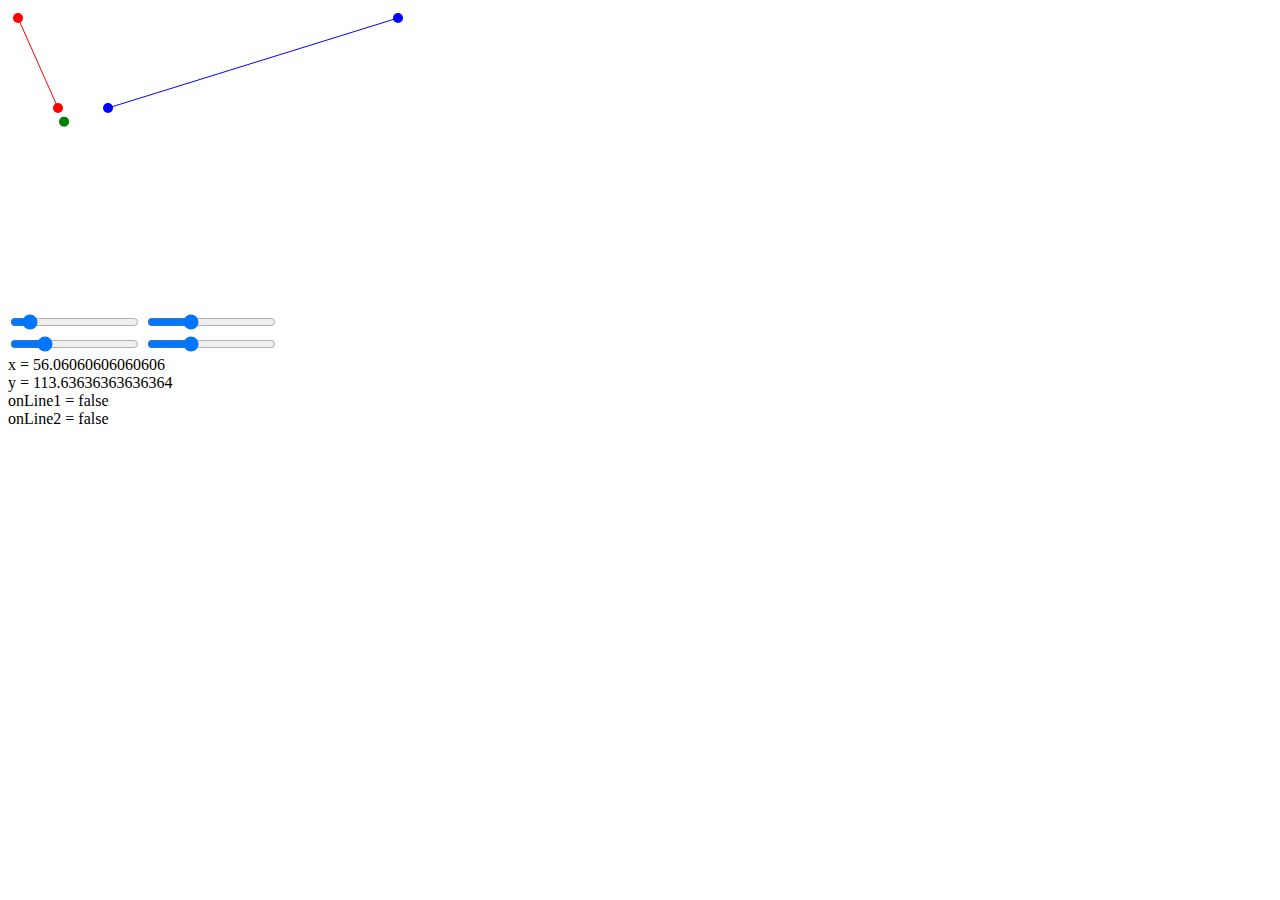
<file: osnaptest/notmine.html>
<!DOCTYPE html>
<head>
</head>
<body>
<canvas id="canvas" width="400" height="300"></canvas>
<div class="controls">
    <input id="line1XSlider" type="range" min="10" max="390" value="50" />
    <input id="line1YSlider" type="range" min="10" max="290" value="100" />
</div>
<div class="controls">
    <input id="line2XSlider" type="range" min="10" max="390" value="100" />
    <input id="line2YSlider" type="range" min="10" max="290" value="100" />
</div>
<div id="results"></div>
<script type='text/javascript' src='notmywork.js'></script>
</body>
</html>
</file>
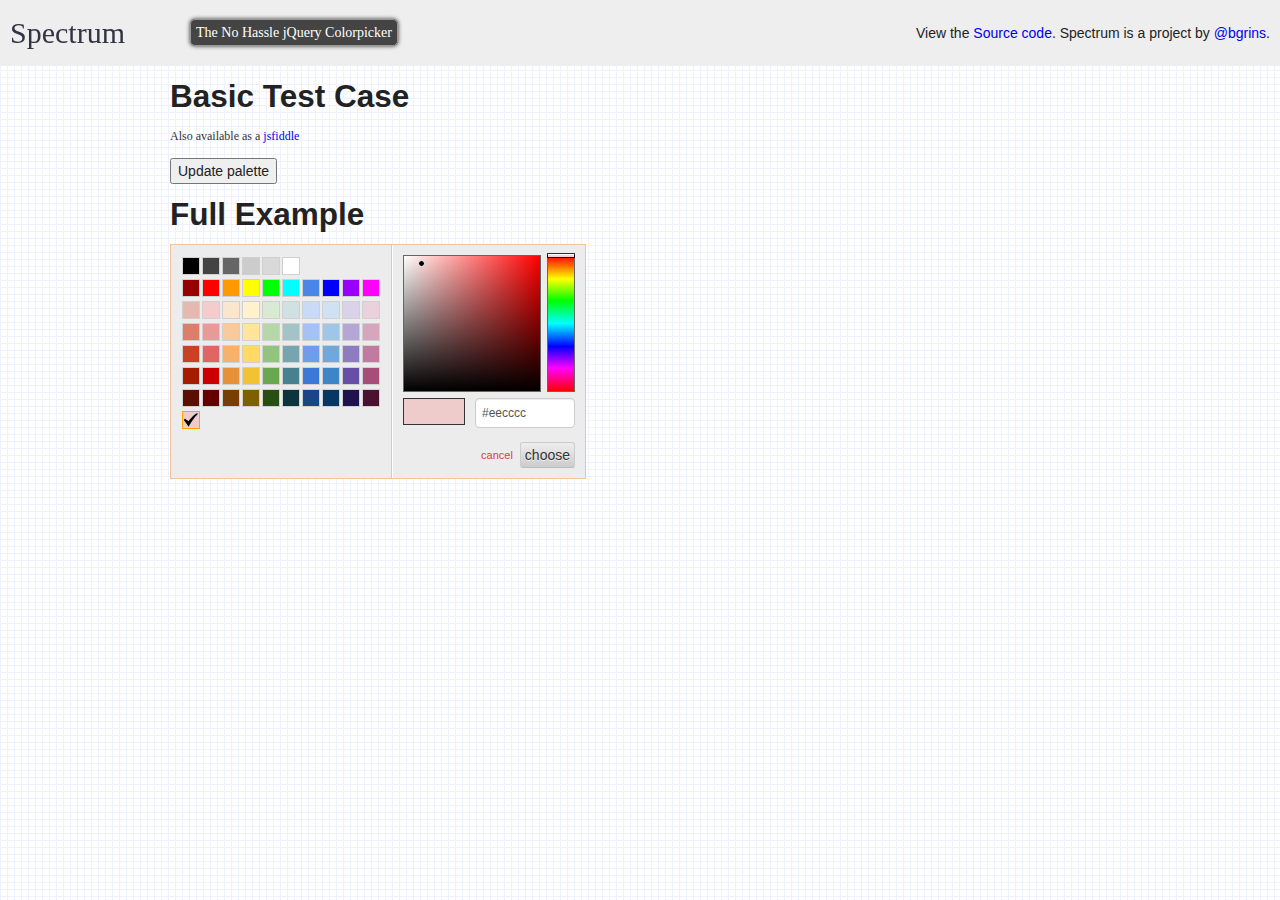
<file: bgrins-spectrum-lib/example/testcase.html>
<!doctype html>
<html>
<head>
    <meta http-equiv="content-type" content="text/html; charset=UTF-8">
    <title>Spectrum - The No Hassle jQuery Colorpicker</title>

    <meta name="description" content="Spectrum is a JavaScript colorpicker plugin using the jQuery framework.  It is highly customizable, but can also be used as a simple input type=color polyfill">
    <meta name="author" content="Brian Grinstead and Spectrum contributors">

    <link rel="stylesheet" type="text/css" href="../spectrum.css">
    <link rel="stylesheet" type="text/css" href="../docs/bootstrap.css">
    <link rel="stylesheet" type="text/css" href="../docs/docs.css">
    <script type="text/javascript" src="../docs/jquery-1.9.1.js"></script>
    <script type="text/javascript" src="../spectrum.js"></script>
</head>
<body>
<div id='header'>
    <h1><a href='http://bgrins.github.com/spectrum'>Spectrum</a></h1> <h2><em>The No Hassle jQuery Colorpicker</em></h2>
    <div id='links'>
        View the <a href='http://github.com/bgrins/spectrum'>Source code</a>.
        Spectrum is a project by <a href='http://twitter.com/bgrins'>@bgrins</a>.
    </div>
    <br style='clear:both;' />
</div>

<div class="container">
    <h2>Basic Test Case</h2>
    <p>Also available as a <a href="http://jsfiddle.net/bgrins/ctkY3/">jsfiddle</a></p>

<button id="update">Update palette</button>
<h2>Full Example</h2>
<input type='text' id="full"/>

</div>

<script type="text/javascript">

$("#update").click (function() {
    console.log($("#full").spectrum("option", "palette"));
    $("#full").spectrum("option", "palette", [
        ["red", "green", "blue"]    
    ]);
});

$("#full").spectrum({
    color: "#ECC",
    flat: true,
    showInput: true,
    className: "full-spectrum",
    showInitial: true,
    showPalette: true,
    showSelectionPalette: true,
    maxPaletteSize: 10,
    preferredFormat: "hex",
    localStorageKey: "spectrum.demo",
    move: function (color) {
        
    },
    show: function () {
    
    },
    beforeShow: function () {
    
    },
    hide: function () {
    
    },
    change: function() {
        
    },
    palette: [
        ["rgb(0, 0, 0)", "rgb(67, 67, 67)", "rgb(102, 102, 102)",
        "rgb(204, 204, 204)", "rgb(217, 217, 217)","rgb(255, 255, 255)"],
        ["rgb(152, 0, 0)", "rgb(255, 0, 0)", "rgb(255, 153, 0)", "rgb(255, 255, 0)", "rgb(0, 255, 0)",
        "rgb(0, 255, 255)", "rgb(74, 134, 232)", "rgb(0, 0, 255)", "rgb(153, 0, 255)", "rgb(255, 0, 255)"], 
        ["rgb(230, 184, 175)", "rgb(244, 204, 204)", "rgb(252, 229, 205)", "rgb(255, 242, 204)", "rgb(217, 234, 211)", 
        "rgb(208, 224, 227)", "rgb(201, 218, 248)", "rgb(207, 226, 243)", "rgb(217, 210, 233)", "rgb(234, 209, 220)", 
        "rgb(221, 126, 107)", "rgb(234, 153, 153)", "rgb(249, 203, 156)", "rgb(255, 229, 153)", "rgb(182, 215, 168)", 
        "rgb(162, 196, 201)", "rgb(164, 194, 244)", "rgb(159, 197, 232)", "rgb(180, 167, 214)", "rgb(213, 166, 189)", 
        "rgb(204, 65, 37)", "rgb(224, 102, 102)", "rgb(246, 178, 107)", "rgb(255, 217, 102)", "rgb(147, 196, 125)", 
        "rgb(118, 165, 175)", "rgb(109, 158, 235)", "rgb(111, 168, 220)", "rgb(142, 124, 195)", "rgb(194, 123, 160)",
        "rgb(166, 28, 0)", "rgb(204, 0, 0)", "rgb(230, 145, 56)", "rgb(241, 194, 50)", "rgb(106, 168, 79)",
        "rgb(69, 129, 142)", "rgb(60, 120, 216)", "rgb(61, 133, 198)", "rgb(103, 78, 167)", "rgb(166, 77, 121)",
        "rgb(91, 15, 0)", "rgb(102, 0, 0)", "rgb(120, 63, 4)", "rgb(127, 96, 0)", "rgb(39, 78, 19)", 
        "rgb(12, 52, 61)", "rgb(28, 69, 135)", "rgb(7, 55, 99)", "rgb(32, 18, 77)", "rgb(76, 17, 48)"]
    ]
});

</script>
</body>
</html>
</file>
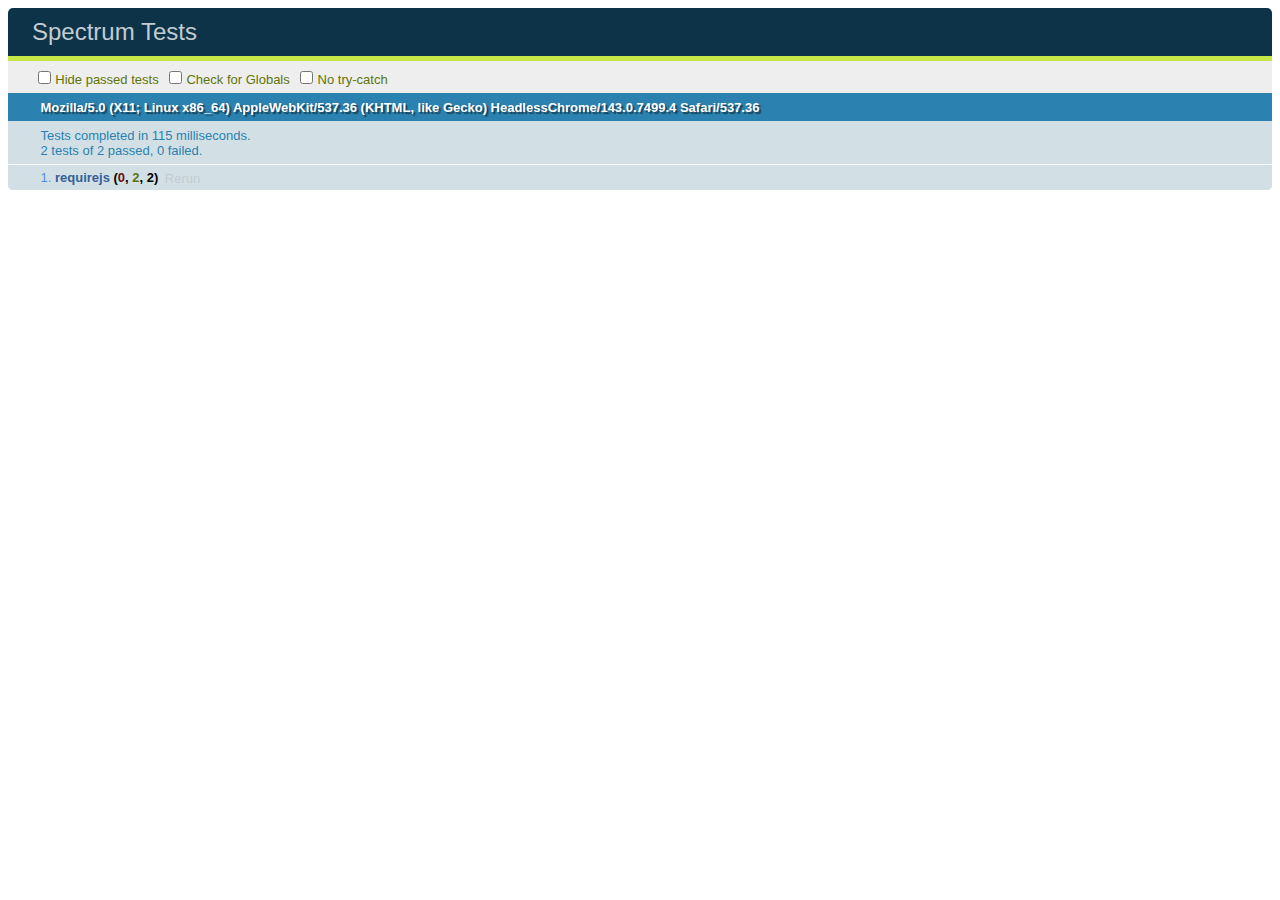
<file: bgrins-spectrum-lib/test/loaders.html>
<!DOCTYPE html>
<html>
<head>
  <meta charset="utf-8">
  <title>Spectrum Tests</title>
  <link rel="stylesheet" href="qunit.css">
  <link rel="stylesheet" href="../spectrum.css">
</head>
<body>
  <div id="qunit"></div>
  <script src="qunit.js"></script>
  <script src="require.js"></script>
  <script src="loaders.js"></script>
</body>
</html>
</file>
<file: bgrins-spectrum-lib/spectrum.css>
/***
Spectrum Colorpicker v1.8.0
https://github.com/bgrins/spectrum
Author: Brian Grinstead
License: MIT
***/

.sp-container {
    position:absolute;
    top:0;
    left:0;
    display:inline-block;
    *display: inline;
    *zoom: 1;
    /* https://github.com/bgrins/spectrum/issues/40 */
    z-index: 9999994;
    overflow: hidden;
}
.sp-container.sp-flat {
    position: relative;
}

/* Fix for * { box-sizing: border-box; } */
.sp-container,
.sp-container * {
    -webkit-box-sizing: content-box;
       -moz-box-sizing: content-box;
            box-sizing: content-box;
}

/* http://ansciath.tumblr.com/post/7347495869/css-aspect-ratio */
.sp-top {
  position:relative;
  width: 100%;
  display:inline-block;
}
.sp-top-inner {
   position:absolute;
   top:0;
   left:0;
   bottom:0;
   right:0;
}
.sp-color {
    position: absolute;
    top:0;
    left:0;
    bottom:0;
    right:20%;
}
.sp-hue {
    position: absolute;
    top:0;
    right:0;
    bottom:0;
    left:84%;
    height: 100%;
}

.sp-clear-enabled .sp-hue {
    top:33px;
    height: 77.5%;
}

.sp-fill {
    padding-top: 80%;
}
.sp-sat, .sp-val {
    position: absolute;
    top:0;
    left:0;
    right:0;
    bottom:0;
}

.sp-alpha-enabled .sp-top {
    margin-bottom: 18px;
}
.sp-alpha-enabled .sp-alpha {
    display: block;
}
.sp-alpha-handle {
    position:absolute;
    top:-4px;
    bottom: -4px;
    width: 6px;
    left: 50%;
    cursor: pointer;
    border: 1px solid black;
    background: white;
    opacity: .8;
}
.sp-alpha {
    display: none;
    position: absolute;
    bottom: -14px;
    right: 0;
    left: 0;
    height: 8px;
}
.sp-alpha-inner {
    border: solid 1px #333;
}

.sp-clear {
    display: none;
}

.sp-clear.sp-clear-display {
    background-position: center;
}

.sp-clear-enabled .sp-clear {
    display: block;
    position:absolute;
    top:0px;
    right:0;
    bottom:0;
    left:84%;
    height: 28px;
}

/* Don't allow text selection */
.sp-container, .sp-replacer, .sp-preview, .sp-dragger, .sp-slider, .sp-alpha, .sp-clear, .sp-alpha-handle, .sp-container.sp-dragging .sp-input, .sp-container button  {
    -webkit-user-select:none;
    -moz-user-select: -moz-none;
    -o-user-select:none;
    user-select: none;
}

.sp-container.sp-input-disabled .sp-input-container {
    display: none;
}
.sp-container.sp-buttons-disabled .sp-button-container {
    display: none;
}
.sp-container.sp-palette-buttons-disabled .sp-palette-button-container {
    display: none;
}
.sp-palette-only .sp-picker-container {
    display: none;
}
.sp-palette-disabled .sp-palette-container {
    display: none;
}

.sp-initial-disabled .sp-initial {
    display: none;
}


/* Gradients for hue, saturation and value instead of images.  Not pretty... but it works */
.sp-sat {
    background-image: -webkit-gradient(linear,  0 0, 100% 0, from(#FFF), to(rgba(204, 154, 129, 0)));
    background-image: -webkit-linear-gradient(left, #FFF, rgba(204, 154, 129, 0));
    background-image: -moz-linear-gradient(left, #fff, rgba(204, 154, 129, 0));
    background-image: -o-linear-gradient(left, #fff, rgba(204, 154, 129, 0));
    background-image: -ms-linear-gradient(left, #fff, rgba(204, 154, 129, 0));
    background-image: linear-gradient(to right, #fff, rgba(204, 154, 129, 0));
    -ms-filter: "progid:DXImageTransform.Microsoft.gradient(GradientType = 1, startColorstr=#FFFFFFFF, endColorstr=#00CC9A81)";
    filter : progid:DXImageTransform.Microsoft.gradient(GradientType = 1, startColorstr='#FFFFFFFF', endColorstr='#00CC9A81');
}
.sp-val {
    background-image: -webkit-gradient(linear, 0 100%, 0 0, from(#000000), to(rgba(204, 154, 129, 0)));
    background-image: -webkit-linear-gradient(bottom, #000000, rgba(204, 154, 129, 0));
    background-image: -moz-linear-gradient(bottom, #000, rgba(204, 154, 129, 0));
    background-image: -o-linear-gradient(bottom, #000, rgba(204, 154, 129, 0));
    background-image: -ms-linear-gradient(bottom, #000, rgba(204, 154, 129, 0));
    background-image: linear-gradient(to top, #000, rgba(204, 154, 129, 0));
    -ms-filter: "progid:DXImageTransform.Microsoft.gradient(startColorstr=#00CC9A81, endColorstr=#FF000000)";
    filter : progid:DXImageTransform.Microsoft.gradient(startColorstr='#00CC9A81', endColorstr='#FF000000');
}

.sp-hue {
    background: -moz-linear-gradient(top, #ff0000 0%, #ffff00 17%, #00ff00 33%, #00ffff 50%, #0000ff 67%, #ff00ff 83%, #ff0000 100%);
    background: -ms-linear-gradient(top, #ff0000 0%, #ffff00 17%, #00ff00 33%, #00ffff 50%, #0000ff 67%, #ff00ff 83%, #ff0000 100%);
    background: -o-linear-gradient(top, #ff0000 0%, #ffff00 17%, #00ff00 33%, #00ffff 50%, #0000ff 67%, #ff00ff 83%, #ff0000 100%);
    background: -webkit-gradient(linear, left top, left bottom, from(#ff0000), color-stop(0.17, #ffff00), color-stop(0.33, #00ff00), color-stop(0.5, #00ffff), color-stop(0.67, #0000ff), color-stop(0.83, #ff00ff), to(#ff0000));
    background: -webkit-linear-gradient(top, #ff0000 0%, #ffff00 17%, #00ff00 33%, #00ffff 50%, #0000ff 67%, #ff00ff 83%, #ff0000 100%);
    background: linear-gradient(to bottom, #ff0000 0%, #ffff00 17%, #00ff00 33%, #00ffff 50%, #0000ff 67%, #ff00ff 83%, #ff0000 100%);
}

/* IE filters do not support multiple color stops.
   Generate 6 divs, line them up, and do two color gradients for each.
   Yes, really.
 */
.sp-1 {
    height:17%;
    filter: progid:DXImageTransform.Microsoft.gradient(startColorstr='#ff0000', endColorstr='#ffff00');
}
.sp-2 {
    height:16%;
    filter: progid:DXImageTransform.Microsoft.gradient(startColorstr='#ffff00', endColorstr='#00ff00');
}
.sp-3 {
    height:17%;
    filter: progid:DXImageTransform.Microsoft.gradient(startColorstr='#00ff00', endColorstr='#00ffff');
}
.sp-4 {
    height:17%;
    filter: progid:DXImageTransform.Microsoft.gradient(startColorstr='#00ffff', endColorstr='#0000ff');
}
.sp-5 {
    height:16%;
    filter: progid:DXImageTransform.Microsoft.gradient(startColorstr='#0000ff', endColorstr='#ff00ff');
}
.sp-6 {
    height:17%;
    filter: progid:DXImageTransform.Microsoft.gradient(startColorstr='#ff00ff', endColorstr='#ff0000');
}

.sp-hidden {
    display: none !important;
}

/* Clearfix hack */
.sp-cf:before, .sp-cf:after { content: ""; display: table; }
.sp-cf:after { clear: both; }
.sp-cf { *zoom: 1; }

/* Mobile devices, make hue slider bigger so it is easier to slide */
@media (max-device-width: 480px) {
    .sp-color { right: 40%; }
    .sp-hue { left: 63%; }
    .sp-fill { padding-top: 60%; }
}
.sp-dragger {
   border-radius: 5px;
   height: 5px;
   width: 5px;
   border: 1px solid #fff;
   background: #000;
   cursor: pointer;
   position:absolute;
   top:0;
   left: 0;
}
.sp-slider {
    position: absolute;
    top:0;
    cursor:pointer;
    height: 3px;
    left: -1px;
    right: -1px;
    border: 1px solid #000;
    background: white;
    opacity: .8;
}

/*
Theme authors:
Here are the basic themeable display options (colors, fonts, global widths).
See http://bgrins.github.io/spectrum/themes/ for instructions.
*/

.sp-container {
    border-radius: 0;
    background-color: #ECECEC;
    border: solid 1px #f0c49B;
    padding: 0;
}
.sp-container, .sp-container button, .sp-container input, .sp-color, .sp-hue, .sp-clear {
    font: normal 12px "Lucida Grande", "Lucida Sans Unicode", "Lucida Sans", Geneva, Verdana, sans-serif;
    -webkit-box-sizing: border-box;
    -moz-box-sizing: border-box;
    -ms-box-sizing: border-box;
    box-sizing: border-box;
}
.sp-top {
    margin-bottom: 3px;
}
.sp-color, .sp-hue, .sp-clear {
    border: solid 1px #666;
}

/* Input */
.sp-input-container {
    float:right;
    width: 100px;
    margin-bottom: 4px;
}
.sp-initial-disabled  .sp-input-container {
    width: 100%;
}
.sp-input {
   font-size: 12px !important;
   border: 1px inset;
   padding: 4px 5px;
   margin: 0;
   width: 100%;
   background:transparent;
   border-radius: 3px;
   color: #222;
}
.sp-input:focus  {
    border: 1px solid orange;
}
.sp-input.sp-validation-error {
    border: 1px solid red;
    background: #fdd;
}
.sp-picker-container , .sp-palette-container {
    float:left;
    position: relative;
    padding: 10px;
    padding-bottom: 300px;
    margin-bottom: -290px;
}
.sp-picker-container {
    width: 172px;
    border-left: solid 1px #fff;
}

/* Palettes */
.sp-palette-container {
    border-right: solid 1px #ccc;
}

.sp-palette-only .sp-palette-container {
    border: 0;
}

.sp-palette .sp-thumb-el {
    display: block;
    position:relative;
    float:left;
    width: 24px;
    height: 15px;
    margin: 3px;
    cursor: pointer;
    border:solid 2px transparent;
}
.sp-palette .sp-thumb-el:hover, .sp-palette .sp-thumb-el.sp-thumb-active {
    border-color: orange;
}
.sp-thumb-el {
    position:relative;
}

/* Initial */
.sp-initial {
    float: left;
    border: solid 1px #333;
}
.sp-initial span {
    width: 30px;
    height: 25px;
    border:none;
    display:block;
    float:left;
    margin:0;
}

.sp-initial .sp-clear-display {
    background-position: center;
}

/* Buttons */
.sp-palette-button-container,
.sp-button-container {
    float: right;
}

/* Replacer (the little preview div that shows up instead of the <input>) */
.sp-replacer {
    margin:0;
    overflow:hidden;
    cursor:pointer;
    padding: 4px;
    display:inline-block;
    *zoom: 1;
    *display: inline;
    border: solid 1px #91765d;
    background: #eee;
    color: #333;
    vertical-align: middle;
}
.sp-replacer:hover, .sp-replacer.sp-active {
    border-color: #F0C49B;
    color: #111;
}
.sp-replacer.sp-disabled {
    cursor:default;
    border-color: silver;
    color: silver;
}
.sp-dd {
    padding: 2px 0;
    height: 16px;
    line-height: 16px;
    float:left;
    font-size:10px;
}
.sp-preview {
    position:relative;
    width:25px;
    height: 20px;
    border: solid 1px #222;
    margin-right: 5px;
    float:left;
    z-index: 0;
}

.sp-palette {
    *width: 220px;
    max-width: 220px;
}
.sp-palette .sp-thumb-el {
    width:16px;
    height: 16px;
    margin:2px 1px;
    border: solid 1px #d0d0d0;
}

.sp-container {
    padding-bottom:0;
}


/* Buttons: http://hellohappy.org/css3-buttons/ */
.sp-container button {
  background-color: #eeeeee;
  background-image: -webkit-linear-gradient(top, #eeeeee, #cccccc);
  background-image: -moz-linear-gradient(top, #eeeeee, #cccccc);
  background-image: -ms-linear-gradient(top, #eeeeee, #cccccc);
  background-image: -o-linear-gradient(top, #eeeeee, #cccccc);
  background-image: linear-gradient(to bottom, #eeeeee, #cccccc);
  border: 1px solid #ccc;
  border-bottom: 1px solid #bbb;
  border-radius: 3px;
  color: #333;
  font-size: 14px;
  line-height: 1;
  padding: 5px 4px;
  text-align: center;
  text-shadow: 0 1px 0 #eee;
  vertical-align: middle;
}
.sp-container button:hover {
    background-color: #dddddd;
    background-image: -webkit-linear-gradient(top, #dddddd, #bbbbbb);
    background-image: -moz-linear-gradient(top, #dddddd, #bbbbbb);
    background-image: -ms-linear-gradient(top, #dddddd, #bbbbbb);
    background-image: -o-linear-gradient(top, #dddddd, #bbbbbb);
    background-image: linear-gradient(to bottom, #dddddd, #bbbbbb);
    border: 1px solid #bbb;
    border-bottom: 1px solid #999;
    cursor: pointer;
    text-shadow: 0 1px 0 #ddd;
}
.sp-container button:active {
    border: 1px solid #aaa;
    border-bottom: 1px solid #888;
    -webkit-box-shadow: inset 0 0 5px 2px #aaaaaa, 0 1px 0 0 #eeeeee;
    -moz-box-shadow: inset 0 0 5px 2px #aaaaaa, 0 1px 0 0 #eeeeee;
    -ms-box-shadow: inset 0 0 5px 2px #aaaaaa, 0 1px 0 0 #eeeeee;
    -o-box-shadow: inset 0 0 5px 2px #aaaaaa, 0 1px 0 0 #eeeeee;
    box-shadow: inset 0 0 5px 2px #aaaaaa, 0 1px 0 0 #eeeeee;
}
.sp-cancel {
    font-size: 11px;
    color: #d93f3f !important;
    margin:0;
    padding:2px;
    margin-right: 5px;
    vertical-align: middle;
    text-decoration:none;

}
.sp-cancel:hover {
    color: #d93f3f !important;
    text-decoration: underline;
}


.sp-palette span:hover, .sp-palette span.sp-thumb-active {
    border-color: #000;
}

.sp-preview, .sp-alpha, .sp-thumb-el {
    position:relative;
    background-image: url([data-uri]);
}
.sp-preview-inner, .sp-alpha-inner, .sp-thumb-inner {
    display:block;
    position:absolute;
    top:0;left:0;bottom:0;right:0;
}

.sp-palette .sp-thumb-inner {
    background-position: 50% 50%;
    background-repeat: no-repeat;
}

.sp-palette .sp-thumb-light.sp-thumb-active .sp-thumb-inner {
    background-image: url([data-uri]);
}

.sp-palette .sp-thumb-dark.sp-thumb-active .sp-thumb-inner {
    background-image: url([data-uri]);
}

.sp-clear-display {
    background-repeat:no-repeat;
    background-position: center;
    background-image: url([data-uri]);
}
</file>
<file: bgrins-spectrum-lib/docs/docs.css>
/* Styles for the demo page only.  See spectrum.css for the actual colorpicker styles */
html { font-size: 100%; overflow-y: scroll; -webkit-text-size-adjust: 100%; -ms-text-size-adjust: 100%; }
body { margin: 0; font-size: 14px; line-height: 1.5; background: url([data-uri]); }
body, button, input, select, textarea { font-family: Droid Sans, Tahoma, sans-serif; color: #222; }
body p { font-family: Verdana; font-size: 12px; color: #333; line-height: 1.8; }
h1 { font-family: Lucida Sans, Droid Sans, Verdana; font-size: 30px; line-height: inherit;  margin: 0; padding:0; font-weight: lighter; position:fixed; top: 3px; left: 10px; }
h1 a { text-decoration: none; color: #334 !important; }
h1 a:hover { text-decoration: underline; color: #336 !important; }
#header { background: #eee; background: #eee; height: 60px; line-height: 60px; padding: 3px 10px;}

#goals { margin:0 auto; padding:0; width: 98%; }
.goal { float: left; width: 29%; margin:1%; padding:1%; color: #335; min-height: 300px; background: #eee; border-radius: 10px; font-family: Verdana; }
#docs .goal h4 { text-align: center; margin: .5em 0; font-weight: lighter; text-decoration: underline; font-family: Verdana; }
a { color: #00e; }
a:visited { color: #009; }
a:hover { color: #06e; }
a:focus { outline: thin dotted; }
#header h2 { float:left; margin:0; padding:0; margin-left: 180px; font-size: 14px; line-height: inherit; font-weight: normal; font-family: Georgia;}
#header h2 em {background: #444; color: #fff; font-style: normal; padding: 5px; border-radius: 5px; border: solid 1px #999; box-shadow: 0 0 4px #333;}
#links { float:right; text-align: right; }
#pick2-details { font: monospace; }
#switch-current { float: left; position:relative; display:none;}
/*#switch-current .spectrum-container { position: fixed; top:60px; left: 10px; }*/
#docs-content { margin-left: 190px; padding: 10px 30px; border:solid 10px #ecc; border-right:none;border-bottom:none; padding-bottom: 20px;  background: #fff; background: rgba(255, 255, 255, .6); }
.footer { padding-top: 50px; }
.switch-current-output { display:none; margin:3px auto; width: 200px; text-align: center; }
.type { padding-left: 4px; font-size: .8em; font-weight: bold;}
.description, .example {
    padding: 10px;
    border: 1px solid #888;
    background: white;
    position:relative;
    padding-top: 15px;
}
#docs {  }
#docs ul { margin-left: 25px; padding-left:10px; }
#docs li { list-style: square; margin-left: 6px; }
#docs p { margin: 0; padding:0; padding-top:4px; }
#docs pre { position:relative; }
#docs h2 { margin: 30px -25px; border-bottom: solid 1px; }
#docs h3 { padding: 10px 15px; margin: 10px auto; margin-top: 40px; border: solid 3px #aaa;
box-shadow: 0 3px 5px #333; }
#docs h3.point { box-shadow: none;  margin-left: -30px; margin-right: -30px; border: solid 1px #999; border-left: none; border-right:none;}
#code-heading { font-size: 24px; text-align: center; margin: 6px 0; }
#docs-content { color: #222; }
#docs-content.dark { color: #ddd; }
code { font-weight: bold; color: #933; }
.note { float:right; background: #eee; padding: 4px; font-size: 11px; border: solid 1px #bbb; border-radius: 4px;}
.option-content .note { float:none; position:absolute; right: 0; top: -40px;}
.option-content { position:relative; background: #ededed;
border: solid 2px #aaa; border-top: none;
padding: 12px; width: 95%; margin: 0 auto;
margin-top: -10px; padding-top: 20px;
box-shadow: 0 0 10px #ccc; border-radius: 0 0 5px 5px;
}
.em-label { padding:4px; margin-left: 10px; display:inline-block; vertical-align: top; margin-top: 3px; }
.hide { display:none; }
.clearfix:before, .clearfix:after { content: ""; display: table; }
.clearfix:after { clear: both; }
.clearfix { *zoom: 1; }

input[type="text"] { height: auto; }
.label {
  padding: 1px 4px 2px;
  font-size: 10.998px;
  font-weight: bold;
  line-height: 13px;
  color: #ffffff;
  vertical-align: middle;
  white-space: nowrap;
  text-shadow: 0 -1px 0 rgba(0, 0, 0, 0.25);
  background-color: #999999;
  -webkit-border-radius: 3px;
  -moz-border-radius: 3px;
  border-radius: 3px;
}
.label:hover {
  color: #ffffff;
  text-decoration: none;
}
.label-important {
  background-color: #b94a48;
}
.label-important:hover {
  background-color: #953b39;
}
.label-result {
  background-color: #3a87ad;
  margin-right: 5px;
}
.example .label-result {
    position:absolute;
    top: -10px;
    left: 5px;
}
.label-warning {
  background-color: #f89406;
}
.label-warning:hover {
  background-color: #c67605;
}
.label-success {
  background-color: #468847;
}
.label-success:hover {
  background-color: #356635;
}
.label-info {
  background-color: #3a87ad;
}
.label-info:hover {
  background-color: #2d6987;
}
.label-inverse {
  background-color: #333333;
}
.label-inverse:hover {
  background-color: #1a1a1a;
}
.alert {
  padding: 8px 35px 8px 14px;
  margin: 10px 0;
  text-shadow: 0 1px 0 rgba(255, 255, 255, 0.5);
  background-color: #fcf8e3;
  border: 1px solid #fbeed5;
  -webkit-border-radius: 4px;
  -moz-border-radius: 4px;
  border-radius: 4px;
  color: #c09853;
}
.alert-heading {
  color: inherit;
}
.alert .close {
  position: relative;
  top: -2px;
  right: -21px;
  line-height: 18px;
}
.alert-success {
  background-color: #dff0d8;
  border-color: #d6e9c6;
  color: #468847;
}
.alert-danger,
.alert-error {
  background-color: #f2dede;
  border-color: #eed3d7;
  color: #b94a48;
}
.alert-info {
  background-color: #d9edf7;
  border-color: #bce8f1;
  color: #3a87ad;
}
.alert-block {
  padding-top: 14px;
  padding-bottom: 14px;
}
.alert-block > p,
.alert-block > ul {
  margin-bottom: 0;
}
.alert-block p + p {
  margin-top: 5px;
}
.btn-primary:visited {
  color: #ffffff;
}

/* prettify */
.pln{color:#000}@media screen{.str{color:#080}.kwd{color:#008}.com{color:#800}.typ{color:#606}.lit{color:#066}.pun,.opn,.clo{color:#660}.tag{color:#008}.atn{color:#606}.atv{color:#080}.dec,.var{color:#606}.fun{color:red}}@media print,projection{.str{color:#060}.kwd{color:#006;font-weight:bold}.com{color:#600;font-style:italic}.typ{color:#404;font-weight:bold}.lit{color:#044}.pun,.opn,.clo{color:#440}.tag{color:#006;font-weight:bold}.atn{color:#404}.atv{color:#060}}pre.prettyprint{padding:2px;border:1px solid #888; background: white;}ol.linenums{margin-top:0;margin-bottom:0}li.L0,li.L1,li.L2,li.L3,li.L5,li.L6,li.L7,li.L8{list-style-type:none}li.L1,li.L3,li.L5,li.L7,li.L9{background:#eee}

/* desert scheme ported from vim to google prettify */
.dark pre { display: block; background-color: #333; border:1px solid #888; padding:2px;  }
.dark pre .nocode { background-color: none; color: #000 }
.dark pre .str { color: #ffa0a0 } /* string  - pink */
.dark pre .kwd { color: #f0e68c; font-weight: bold }
.dark pre .com { color: #87ceeb } /* comment - skyblue */
.dark pre .typ { color: #98fb98 } /* type    - lightgreen */
.dark pre .lit { color: #cd5c5c } /* literal - darkred */
.dark pre .pun { color: #fff }    /* punctuation */
.dark pre .pln { color: #fff }    /* plaintext */
.dark pre .tag { color: #f0e68c; font-weight: bold } /* html/xml tag    - lightyellow */
.dark pre .atn { color: #bdb76b; font-weight: bold } /* attribute name  - khaki */
.dark pre .atv { color: #ffa0a0 } /* attribute value - pink */
.dark pre .dec { color: #98fb98 } /* decimal         - lightgreen */

@media print {
  .dark pre { background-color: none }
  .dark pre .str, .dark code .str { color: #060 }
  .dark pre .kwd, .dark code .kwd { color: #006; font-weight: bold }
  .dark pre .com, .dark code .com { color: #600; font-style: italic }
  .dark pre .typ, .dark code .typ { color: #404; font-weight: bold }
  .dark pre .lit, .dark code .lit { color: #044 }
  .dark pre .pun, .dark code .pun { color: #440 }
  .dark pre .pln, .dark code .pln { color: #000 }
  .dark pre .tag, .dark code .tag { color: #006; font-weight: bold }
  .dark pre .atn, .dark code .atn { color: #404 }
  .dark pre .atv, .dark code .atv { color: #060 }
}

/* http://projects.jga.me/toc/ */
#toc {
    top: 76px;
    bottom: 0;
    left: 0px;
    position: fixed;
    font-size: 11px;
    width: 180px;
    color: #222;
    overflow-y: auto;
    font-family: Georgia;
}
#toc-slider {
    position:fixed;
    top:0;
    bottom:0;
    left: 0;
    width: 170px;
    background: #eee;
    line-height: 60px;
    padding-top: 3px;
    padding-left: 10px;
    border-right: solid 10px #cce;
    z-index: -1;
}

@media (max-device-width: 480px) {

#toc, #toc-slider, h1 {
    position:absolute;
}
}
#toc ul {
    margin: 0;
    padding: 0;
    list-style: none;
}

#toc li {
    padding: 5px 10px;
}

#toc a {
    color: #225;
    text-decoration: none;
    display: block;
}

#toc .toc-h2 {
    padding-left: 10px;
}

#toc .toc-h3 {
    padding-left: 25px;
}

#toc .toc-active {
    background: #CCE;
}




.full-spectrum  {
    margin: 0 auto;
}
.full-spectrum .sp-palette {

max-width: 200px;
}
</file>
<file: bgrins-spectrum-lib/themes/sp-dark.css>
/* Container */
.sp-dark.sp-container {
    background-color: #333;
    border: solid 1px #555;
}

/* Replacer (the little preview div that shows up instead of the <input>) */
.sp-dark.sp-replacer {
    border: solid 1px #fff;
    background: #333;
    color: #eee;
    vertical-align: middle;
}
.sp-replacer:hover, .sp-replacer.sp-active {
    border-color: #F0C49B;
    color: #fff;
}
.sp-replacer.sp-disabled {
    border-color: silver;
    color: silver;
}
.sp-dark .sp-preview {
    border: solid 1px #999;
}
.sp-dark .sp-cancel {
    color: #f99f9f !important;
}

.sp-dark, .sp-dark button, .sp-dark input, .sp-color, .sp-hue {

}

/* Input */
.sp-dark .sp-input-container {

}
.sp-dark .sp-initial-disabled .sp-input-container {

}
.sp-dark .sp-input {

}
.sp-dark .sp-input:focus  {

}
.sp-dark .sp-input.sp-validation-error {

}

.sp-dark .sp-picker-container , .sp-dark .sp-palette-container {

}
.sp-dark .sp-picker-container {

}

/* Palettes */
.sp-dark .sp-palette-container {

}

.sp-dark .sp-palette .sp-thumb-el {

}
.sp-dark .sp-palette .sp-thumb-el:hover, .sp-dark .sp-palette .sp-thumb-el.sp-thumb-active {

}
.sp-dark .sp-thumb-el {
}

/* Initial */
.sp-dark .sp-initial {

}
.sp-dark .sp-initial span {

}

/* Buttons */
.sp-dark .sp-button-container {

}

/* Replacer (the little preview div that shows up instead of the <input>) */
.sp-dark.sp-replacer {

}
.sp-dark.sp-replacer:hover, .sp-dark.sp-replacer.sp-active {
    border-color: #F0C49B;
    color: #111;
}
.sp-dark.sp-replacer.sp-disabled {

}
.sp-dark .sp-dd {

}



.sp-dark .sp-preview {

}
.sp-dark .sp-palette {

}
.sp-dark .sp-palette .sp-thumb-el {

}

.sp-dark button {

}
.sp-dark button:hover {

}
.sp-dark button:active {

}
.sp-dark .sp-cancel {

}
.sp-dark .sp-cancel:hover {

}
.sp-dark .sp-palette span:hover, .sp-dark .sp-palette span.sp-thumb-active {

}
</file>
<file: bgrins-spectrum-lib/test/qunit.css>
/**
 * QUnit v1.10.0 - A JavaScript Unit Testing Framework
 *
 * http://qunitjs.com
 *
 * Copyright 2012 jQuery Foundation and other contributors
 * Released under the MIT license.
 * http://jquery.org/license
 */

/** Font Family and Sizes */

#qunit-tests, #qunit-header, #qunit-banner, #qunit-testrunner-toolbar, #qunit-userAgent, #qunit-testresult {
    font-family: "Helvetica Neue Light", "HelveticaNeue-Light", "Helvetica Neue", Calibri, Helvetica, Arial, sans-serif;
}

#qunit-testrunner-toolbar, #qunit-userAgent, #qunit-testresult, #qunit-tests li { font-size: small; }
#qunit-tests { font-size: smaller; }


/** Resets */

#qunit-tests, #qunit-tests ol, #qunit-header, #qunit-banner, #qunit-userAgent, #qunit-testresult, #qunit-modulefilter {
    margin: 0;
    padding: 0;
}


/** Header */

#qunit-header {
    padding: 0.5em 0 0.5em 1em;

    color: #8699a4;
    background-color: #0d3349;

    font-size: 1.5em;
    line-height: 1em;
    font-weight: normal;

    border-radius: 5px 5px 0 0;
    -moz-border-radius: 5px 5px 0 0;
    -webkit-border-top-right-radius: 5px;
    -webkit-border-top-left-radius: 5px;
}

#qunit-header a {
    text-decoration: none;
    color: #c2ccd1;
}

#qunit-header a:hover,
#qunit-header a:focus {
    color: #fff;
}

#qunit-testrunner-toolbar label {
    display: inline-block;
    padding: 0 .5em 0 .1em;
}

#qunit-banner {
    height: 5px;
}

#qunit-testrunner-toolbar {
    padding: 0.5em 0 0.5em 2em;
    color: #5E740B;
    background-color: #eee;
    overflow: hidden;
}

#qunit-userAgent {
    padding: 0.5em 0 0.5em 2.5em;
    background-color: #2b81af;
    color: #fff;
    text-shadow: rgba(0, 0, 0, 0.5) 2px 2px 1px;
}

#qunit-modulefilter-container {
    float: right;
}

/** Tests: Pass/Fail */

#qunit-tests {
    list-style-position: inside;
}

#qunit-tests li {
    padding: 0.4em 0.5em 0.4em 2.5em;
    border-bottom: 1px solid #fff;
    list-style-position: inside;
}

#qunit-tests.hidepass li.pass, #qunit-tests.hidepass li.running  {
    display: none;
}

#qunit-tests li strong {
    cursor: pointer;
}

#qunit-tests li a {
    padding: 0.5em;
    color: #c2ccd1;
    text-decoration: none;
}
#qunit-tests li a:hover,
#qunit-tests li a:focus {
    color: #000;
}

#qunit-tests ol {
    margin-top: 0.5em;
    padding: 0.5em;

    background-color: #fff;

    border-radius: 5px;
    -moz-border-radius: 5px;
    -webkit-border-radius: 5px;
}

#qunit-tests table {
    border-collapse: collapse;
    margin-top: .2em;
}

#qunit-tests th {
    text-align: right;
    vertical-align: top;
    padding: 0 .5em 0 0;
}

#qunit-tests td {
    vertical-align: top;
}

#qunit-tests pre {
    margin: 0;
    white-space: pre-wrap;
    word-wrap: break-word;
}

#qunit-tests del {
    background-color: #e0f2be;
    color: #374e0c;
    text-decoration: none;
}

#qunit-tests ins {
    background-color: #ffcaca;
    color: #500;
    text-decoration: none;
}

/*** Test Counts */

#qunit-tests b.counts                       { color: black; }
#qunit-tests b.passed                       { color: #5E740B; }
#qunit-tests b.failed                       { color: #710909; }

#qunit-tests li li {
    padding: 5px;
    background-color: #fff;
    border-bottom: none;
    list-style-position: inside;
}

/*** Passing Styles */

#qunit-tests li li.pass {
    color: #3c510c;
    background-color: #fff;
    border-left: 10px solid #C6E746;
}

#qunit-tests .pass                          { color: #528CE0; background-color: #D2E0E6; }
#qunit-tests .pass .test-name               { color: #366097; }

#qunit-tests .pass .test-actual,
#qunit-tests .pass .test-expected           { color: #999999; }

#qunit-banner.qunit-pass                    { background-color: #C6E746; }

/*** Failing Styles */

#qunit-tests li li.fail {
    color: #710909;
    background-color: #fff;
    border-left: 10px solid #EE5757;
    white-space: pre;
}

#qunit-tests > li:last-child {
    border-radius: 0 0 5px 5px;
    -moz-border-radius: 0 0 5px 5px;
    -webkit-border-bottom-right-radius: 5px;
    -webkit-border-bottom-left-radius: 5px;
}

#qunit-tests .fail                          { color: #000000; background-color: #EE5757; }
#qunit-tests .fail .test-name,
#qunit-tests .fail .module-name             { color: #000000; }

#qunit-tests .fail .test-actual             { color: #EE5757; }
#qunit-tests .fail .test-expected           { color: green;   }

#qunit-banner.qunit-fail                    { background-color: #EE5757; }


/** Result */

#qunit-testresult {
    padding: 0.5em 0.5em 0.5em 2.5em;

    color: #2b81af;
    background-color: #D2E0E6;

    border-bottom: 1px solid white;
}
#qunit-testresult .module-name {
    font-weight: bold;
}

/** Fixture */

#qunit-fixture {
    position: absolute;
    top: -10000px;
    left: -10000px;
    width: 1000px;
    height: 1000px;
}
</file>
